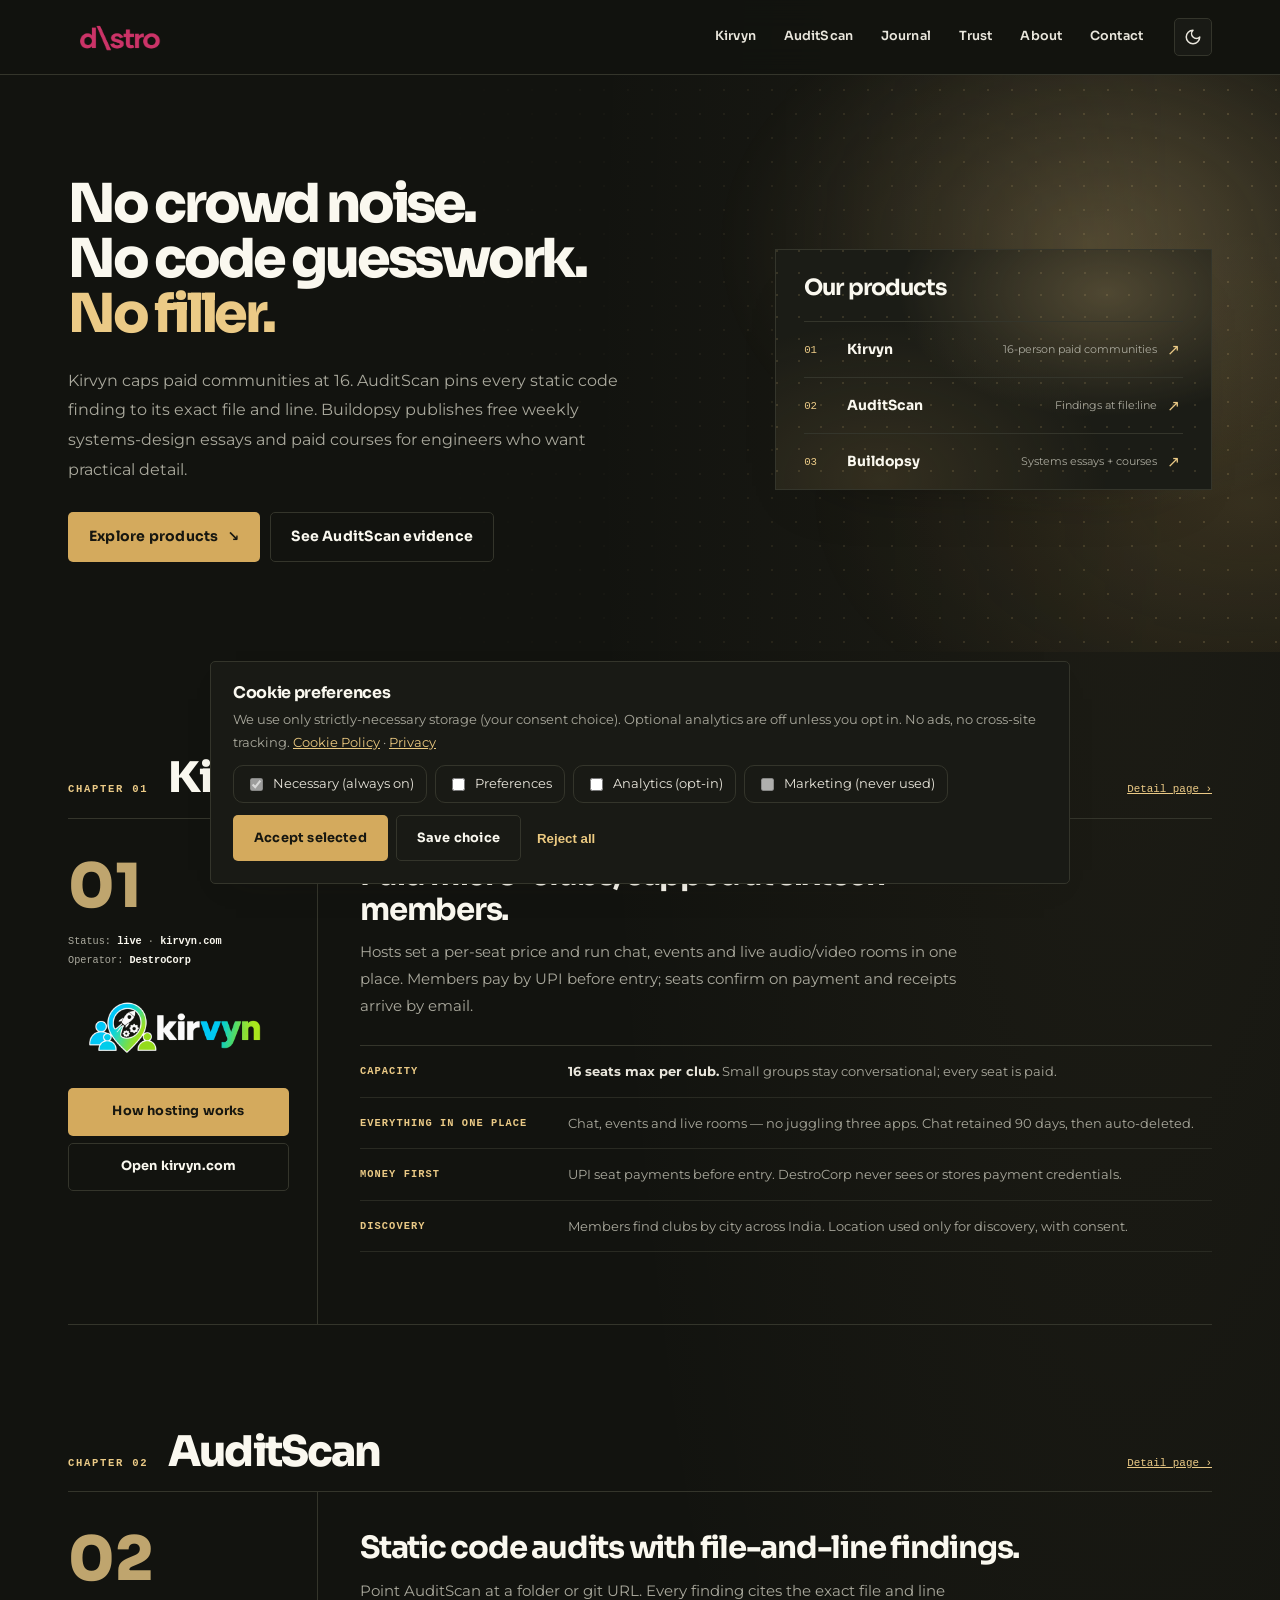
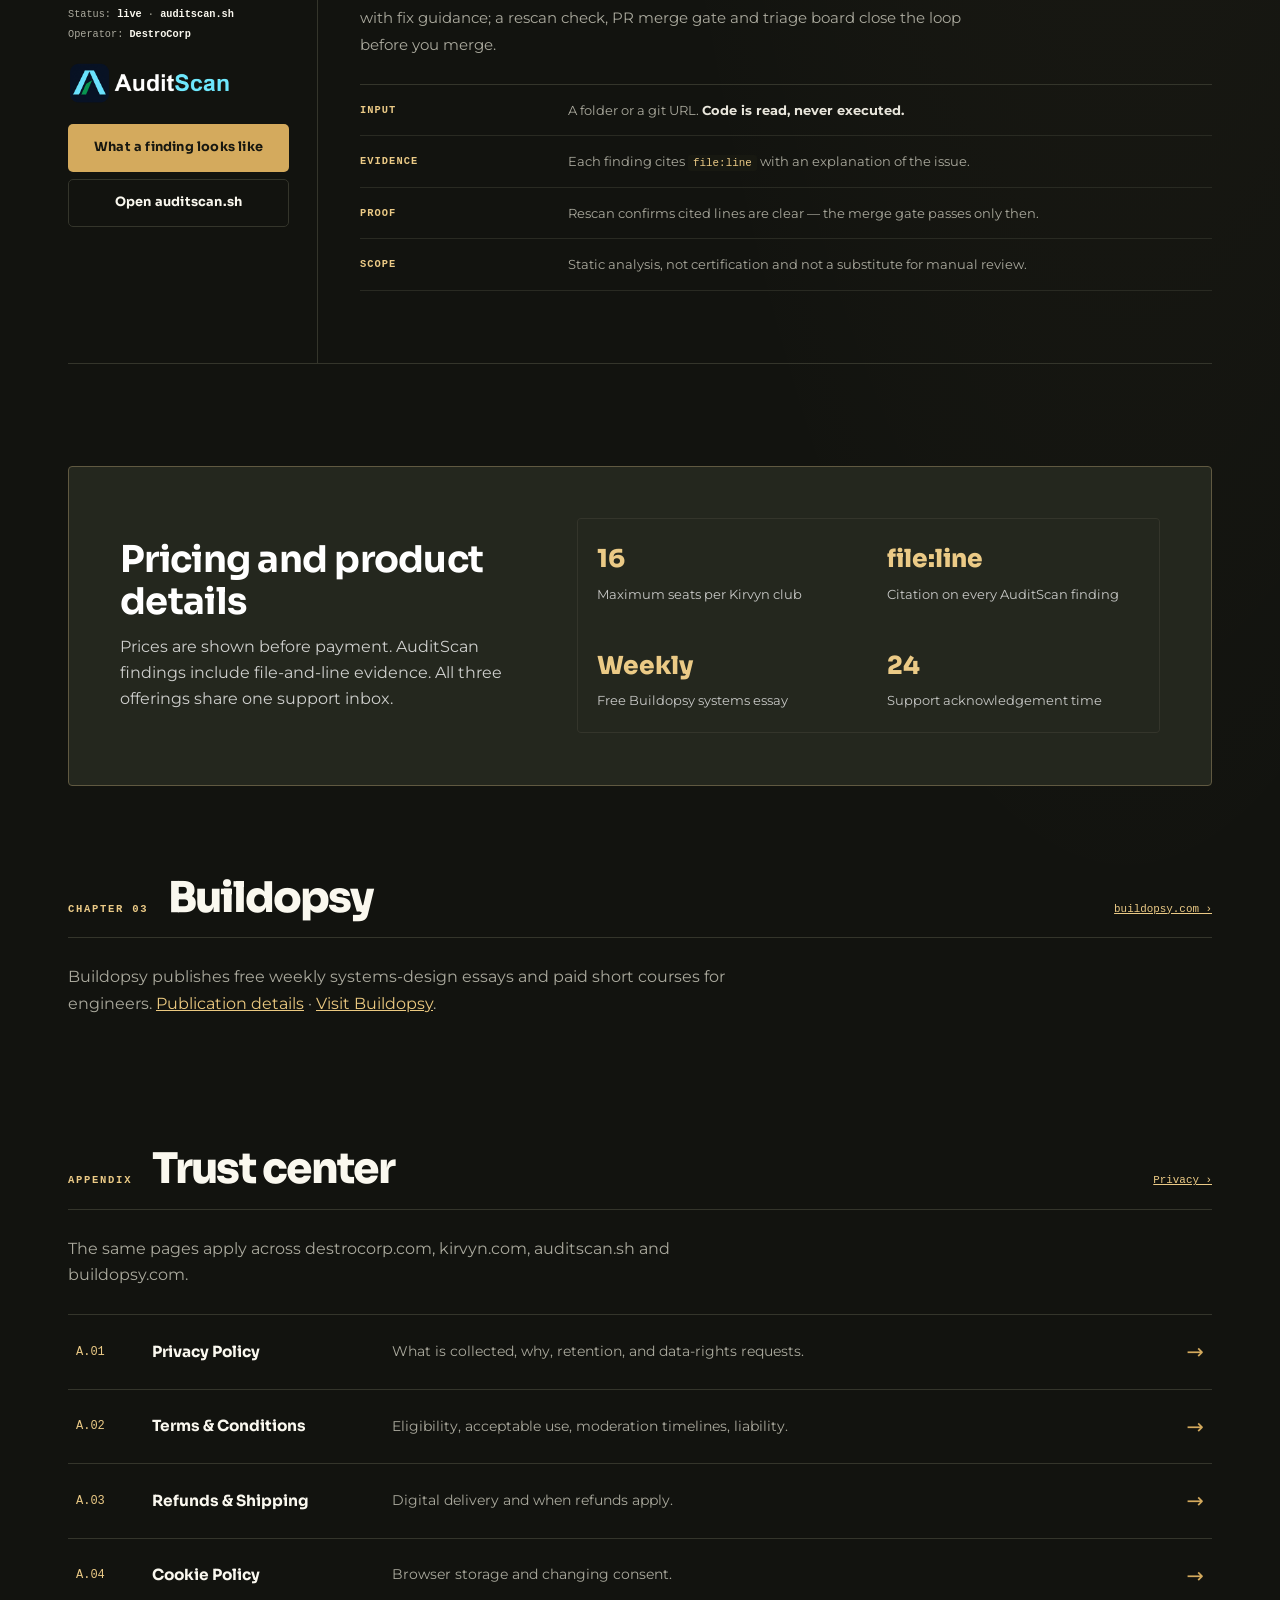
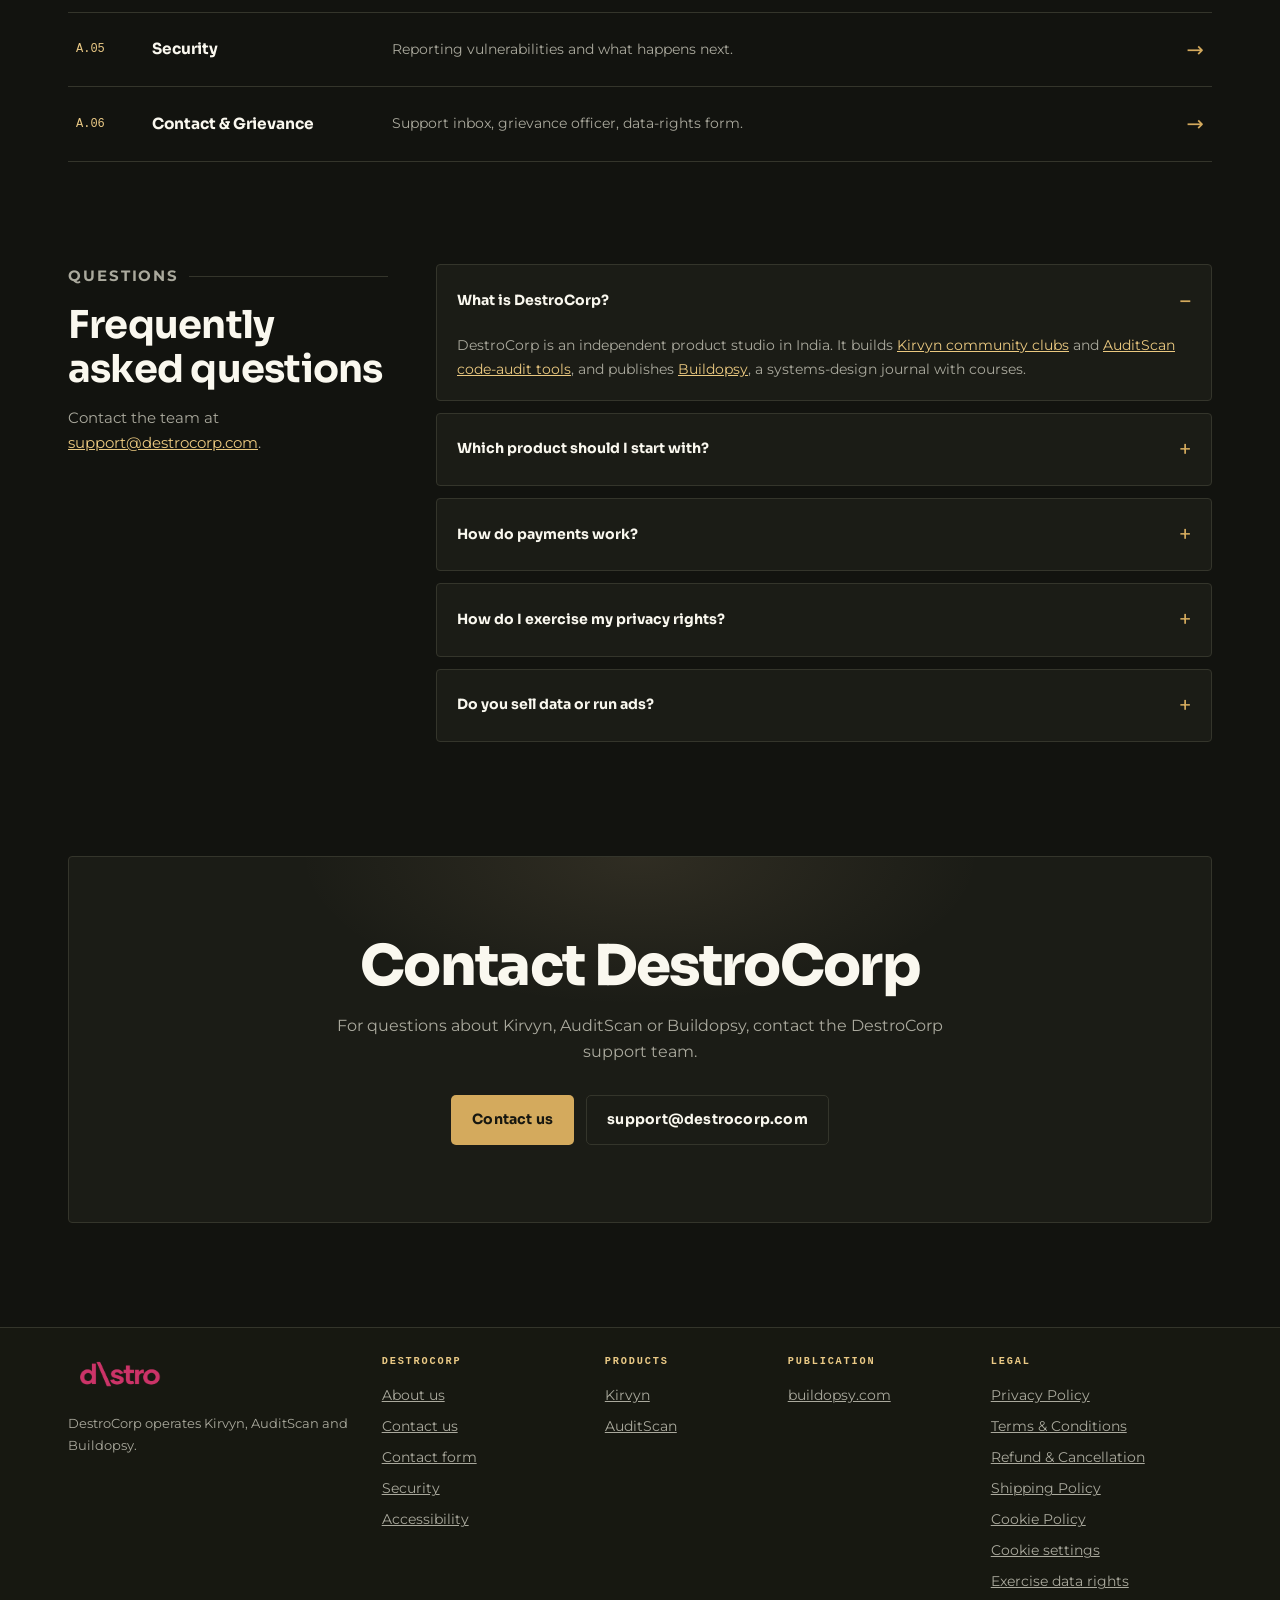
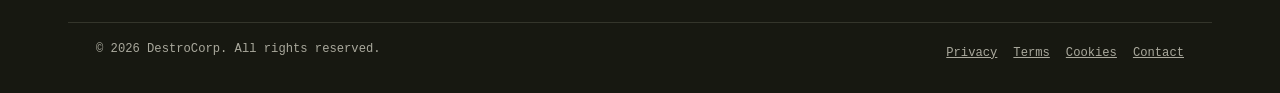
<file: index.html>
<!doctype html>
<!-- DestroCorp studio edition. Static only. -->
<html lang="en">
<head>
  <meta charset="utf-8">
  <meta name="viewport" content="width=device-width, initial-scale=1.0">
  <meta name="color-scheme" content="dark light">
  <meta name="description" content="DestroCorp is an independent product studio in India building Kirvyn community clubs, AuditScan code-audit tools, and Buildopsy systems-design essays and courses.">
  <link rel="canonical" href="https://destrocorp.com/">
  <meta name="author" content="DestroCorp">
  <meta name="robots" content="index, follow, max-image-preview:large, max-snippet:-1">
  <meta name="theme-color" content="#12130f">
  <meta name="geo.region" content="IN">
  <meta property="og:type" content="website">
  <meta property="og:site_name" content="DestroCorp">
  <meta property="og:title" content="DestroCorp — Independent Product Studio">
  <meta property="og:description" content="An independent product studio in India building smaller, more thoughtful digital products: Kirvyn, AuditScan and Buildopsy.">
  <meta property="og:url" content="https://destrocorp.com/">
  <meta property="og:image" content="https://destrocorp.com/assets/img/og-cover.png">
  <meta property="og:image:alt" content="DestroCorp logo">
  <meta property="og:image:width" content="1200">
  <meta property="og:image:height" content="630">
  <meta name="twitter:card" content="summary_large_image">
  <meta name="twitter:title" content="DestroCorp — Independent Product Studio">
  <meta name="twitter:description" content="An independent product studio in India building Kirvyn, AuditScan and Buildopsy.">
  <meta name="twitter:image" content="https://destrocorp.com/assets/img/og-cover.png">
  <meta name="twitter:image:alt" content="DestroCorp logo">
  <title>DestroCorp — Independent Product Studio in India</title>
  <link rel="icon" href="assets/img/new-img.png" type="image/png">
  <link rel="icon" type="image/png" sizes="512x512" href="assets/img/logo-512.png">
  <link rel="apple-touch-icon" href="assets/img/logo-512.png">
  <link rel="manifest" href="manifest.webmanifest">
  <link rel="preload" href="assets/fonts/v4/sora-800.woff2" as="font" type="font/woff2" crossorigin>
  <script>if(localStorage.getItem('dc-theme')!=='light')document.documentElement.classList.add('dark');</script>
  <link rel="stylesheet" href="assets/css/main.css">
  <script type="application/ld+json">
   {"@context":"https://schema.org","@type":"Organization","name":"DestroCorp","url":"https://destrocorp.com/","logo":"https://destrocorp.com/assets/img/logo-512.png","description":"Independent product studio in India building Kirvyn, AuditScan and Buildopsy.","email":"support@destrocorp.com","address":{"@type":"PostalAddress","addressCountry":"IN"}}
  </script>
  <script type="application/ld+json">
  {"@context":"https://schema.org","@type":"WebSite","name":"DestroCorp","url":"https://destrocorp.com/","inLanguage":"en"}
  </script>
  <script type="application/ld+json">
   {"@context":"https://schema.org","@type":"ItemList","name":"Products and publication by DestroCorp","itemListElement":[
     {"@type":"ListItem","position":1,"item":{"@type":"SoftwareApplication","name":"Kirvyn","url":"https://destrocorp.com/brands/kirvyn.html","applicationCategory":"SocialNetworkingApplication","operatingSystem":"Web","description":"Paid community clubs with chat, events and UPI payments."}},
     {"@type":"ListItem","position":2,"item":{"@type":"SoftwareApplication","name":"AuditScan","url":"https://destrocorp.com/brands/auditscan.html","applicationCategory":"DeveloperApplication","operatingSystem":"Linux, macOS, Windows","description":"Code audits for folders and git repos, with file-and-line evidence."}},
     {"@type":"ListItem","position":3,"item":{"@type":"CreativeWork","name":"Buildopsy","url":"https://destrocorp.com/brands/buildopsy.html","description":"Systems-design publication with free essays and short courses."}}]}
  </script>
  <script type="application/ld+json">
  {"@context":"https://schema.org","@type":"FAQPage","mainEntity":[
    {"@type":"Question","name":"What is DestroCorp?","acceptedAnswer":{"@type":"Answer","text":"DestroCorp is an independent product studio in India. It builds Kirvyn community clubs and AuditScan code-audit tools, and publishes Buildopsy, a systems-design journal with courses."}},
    {"@type":"Question","name":"Which product should I start with?","acceptedAnswer":{"@type":"Answer","text":"For communities, see Kirvyn. For code review, see AuditScan. For systems-design reading and courses, see Buildopsy."}},
    {"@type":"Question","name":"How do payments work?","acceptedAnswer":{"@type":"Answer","text":"Payments are processed by our payment processor. We do not store card or UPI credentials. Digital access is granted after payment; eligible refunds go to the original payment source within 5-7 business days."}},
    {"@type":"Question","name":"How do I exercise my privacy rights?","acceptedAnswer":{"@type":"Answer","text":"Email grievance@destrocorp.com or use the data-rights form. We honour access, correction, erasure and consent-withdrawal requests."}},
    {"@type":"Question","name":"Do you sell data or run ads?","acceptedAnswer":{"@type":"Answer","text":"No. We do not sell personal data, run third-party advertising, or use cross-site trackers on this site."}}]}
  </script>
</head>
<body class="site">
<a class="skip" href="#main">Skip to content</a>
<header class="topbar">
  <div class="wrap">
    <a class="brand brand-logo" href="index.html"><img loading="eager" fetchpriority="high" decoding="async" class="logo-dark" src="assets/img/new-img.png" alt="DestroCorp" width="190" height="38"><img loading="eager" decoding="async" class="logo-light" src="assets/img/logo.svg" alt="DestroCorp" width="190" height="38" aria-hidden="true"></a>
    <nav class="topnav" id="topnav">
      <a href="#brands">Kirvyn</a>
      <a href="#auditscan">AuditScan</a>
      <a href="#journal">Journal</a>
      <a href="#trust">Trust</a>
      <a href="about.html">About</a>
      <a href="contact.html">Contact</a>
    </nav>
    <div class="topbar-actions">
      <button class="iconbtn" id="themeToggle" title="Toggle light/dark theme" aria-label="Toggle theme">
        <svg class="ic-sun" viewBox="0 0 24 24" fill="none" stroke="currentColor" stroke-width="2" stroke-linecap="round" stroke-linejoin="round" aria-hidden="true"><circle cx="12" cy="12" r="4"/><path d="M12 2v2M12 20v2M4.9 4.9l1.4 1.4M17.7 17.7l1.4 1.4M2 12h2M20 12h2M4.9 19.1l1.4-1.4M17.7 6.3l1.4-1.4"/></svg>
        <svg class="ic-moon" viewBox="0 0 24 24" fill="none" stroke="currentColor" stroke-width="2" stroke-linecap="round" stroke-linejoin="round" style="display:none" aria-hidden="true"><path d="M12 3a6 6 0 0 0 9 9 9 9 0 1 1-9-9Z"/></svg>
      </button>
      <button class="iconbtn navToggle" id="navToggle" aria-label="Toggle menu" aria-expanded="false">
        <svg viewBox="0 0 24 24" fill="none" stroke="currentColor" stroke-width="2" stroke-linecap="round" stroke-linejoin="round" aria-hidden="true"><path d="M4 6h16M4 12h16M4 18h16"/></svg>
      </button>
    </div>
  </div>
</header>

<main id="main">
  <section class="hero-xl">
    <div class="hero-atmosphere" aria-hidden="true"></div>
    <div class="wrap hero-wrap">
      <div class="hero-split">
        <div class="hero-copy">
          <h1>No crowd noise.<br>No code guesswork.<br><span class="hero-emphasis">No filler.</span></h1>
          <p class="hero-sub">Kirvyn caps paid communities at 16. AuditScan pins every static code finding to its exact file and line. Buildopsy publishes free weekly systems-design essays and paid courses for engineers who want practical detail.</p>
          <div class="hero-cta">
            <a class="btn" href="#brands">Explore products <span aria-hidden="true">↘</span></a>
            <a class="btn btn-ghost" href="brands/auditscan.html">See AuditScan evidence</a>
          </div>
        </div>
        <aside class="studio-index" aria-label="DestroCorp product index">
          <p class="index-title">Our products</p>
          <a class="index-entry" href="brands/kirvyn.html"><span>01</span><b>Kirvyn</b><small>16-person paid communities</small><i aria-hidden="true">↗</i></a>
          <a class="index-entry" href="brands/auditscan.html"><span>02</span><b>AuditScan</b><small>Findings at file:line</small><i aria-hidden="true">↗</i></a>
          <a class="index-entry" href="brands/buildopsy.html"><span>03</span><b>Buildopsy</b><small>Systems essays + courses</small><i aria-hidden="true">↗</i></a>
        </aside>
      </div>
    </div>
  </section>

  <section class="wrap section-gap" id="brands" aria-labelledby="kirvyn-title">
    <div class="chapter-head reveal"><span class="no">CHAPTER 01</span><h2 id="kirvyn-title">Kirvyn</h2><a href="brands/kirvyn.html">Detail page ›</a></div>
    <div class="chapter reveal">
      <aside class="chapter-side">
        <p class="bignum">01</p>
        <p class="live">Status: <b>live</b> · <b>kirvyn.com</b><br>Operator: <b>DestroCorp</b></p>
        <img src="assets/img/brands/kirvyn-logo.png" alt="Kirvyn logo" width="210" height="80" loading="lazy">
        <div class="links">
          <a class="btn btn-sm" href="brands/kirvyn.html">How hosting works</a>
          <a class="btn btn-sm btn-ghost" href="https://kirvyn.com" rel="noopener">Open kirvyn.com</a>
        </div>
      </aside>
      <div class="chapter-body">
        <h3>Paid micro-clubs, capped at sixteen members.</h3>
        <p>Hosts set a per-seat price and run chat, events and live audio/video rooms in one place. Members pay by UPI before entry; seats confirm on payment and receipts arrive by email.</p>
        <div class="spec-table">
          <div class="row"><b>Capacity</b><span><strong>16 seats max per club.</strong> Small groups stay conversational; every seat is paid.</span></div>
          <div class="row"><b>Everything in one place</b><span>Chat, events and live rooms — no juggling three apps. Chat retained 90 days, then auto-deleted.</span></div>
          <div class="row"><b>Money first</b><span>UPI seat payments before entry. DestroCorp never sees or stores payment credentials.</span></div>
          <div class="row"><b>Discovery</b><span>Members find clubs by city across India. Location used only for discovery, with consent.</span></div>
        </div>
      </div>
    </div>
  </section>

  <section class="wrap section-gap" id="auditscan" style="padding-top:0" aria-labelledby="auditscan-title">
    <div class="chapter-head reveal"><span class="no">CHAPTER 02</span><h2 id="auditscan-title">AuditScan</h2><a href="brands/auditscan.html">Detail page ›</a></div>
    <div class="chapter reveal">
      <aside class="chapter-side">
        <p class="bignum">02</p>
        <p class="live">Status: <b>live</b> · <b>auditscan.sh</b><br>Operator: <b>DestroCorp</b></p>
        <img src="assets/img/brands/auditscan-logo.png" alt="AuditScan logo" width="210" height="80" loading="lazy">
        <div class="links">
          <a class="btn btn-sm" href="brands/auditscan.html">What a finding looks like</a>
          <a class="btn btn-sm btn-ghost" href="https://auditscan.sh" rel="noopener">Open auditscan.sh</a>
        </div>
      </aside>
      <div class="chapter-body">
        <h3>Static code audits with file-and-line findings.</h3>
        <p>Point AuditScan at a folder or git URL. Every finding cites the exact file and line with fix guidance; a rescan check, PR merge gate and triage board close the loop before you merge.</p>
        <div class="spec-table">
          <div class="row"><b>Input</b><span>A folder or a git URL. <strong>Code is read, never executed.</strong></span></div>
          <div class="row"><b>Evidence</b><span>Each finding cites <code>file:line</code> with an explanation of the issue.</span></div>
          <div class="row"><b>Proof</b><span>Rescan confirms cited lines are clear — the merge gate passes only then.</span></div>
          <div class="row"><b>Scope</b><span>Static analysis, not certification and not a substitute for manual review.</span></div>
        </div>
      </div>
    </div>
  </section>

  <div class="wrap" style="padding-bottom:88px">
    <div class="band reveal">
      <div>
        <h2>Pricing and product details</h2>
        <p>Prices are shown before payment. AuditScan findings include file-and-line evidence. All three offerings share one support inbox.</p>
      </div>
      <div class="band-stats">
        <div><b data-count="16">16</b><span>Maximum seats per Kirvyn club</span></div>
        <div><b>file:line</b><span>Citation on every AuditScan finding</span></div>
        <div><b>Weekly</b><span>Free Buildopsy systems essay</span></div>
        <div><b data-count="24" data-suffix=" h">24 h</b><span>Support acknowledgement time</span></div>
      </div>
    </div>
  </div>

  <section class="wrap section-gap" id="journal" style="padding-top:0" aria-labelledby="journal-title">
    <div class="chapter-head reveal" id="publication"><span class="no">CHAPTER 03</span><h2 id="journal-title">Buildopsy</h2><a href="https://buildopsy.com" rel="noopener">buildopsy.com ›</a></div>
    <p style="color:var(--mist);max-width:62ch;margin:26px 0">Buildopsy publishes free weekly systems-design essays and paid short courses for engineers. <a href="brands/buildopsy.html">Publication details</a> · <a href="https://buildopsy.com" rel="noopener">Visit Buildopsy</a>.</p>
  </section>

  <section class="wrap section-gap" id="trust" style="padding-top:0" aria-labelledby="trust-title">
    <div class="chapter-head reveal"><span class="no">APPENDIX</span><h2 id="trust-title">Trust center</h2><a href="privacy.html">Privacy ›</a></div>
    <p style="color:var(--mist);max-width:62ch;margin:26px 0">The same pages apply across destrocorp.com, kirvyn.com, auditscan.sh and buildopsy.com.</p>
    <div class="index-list reveal">
      <a href="privacy.html"><span class="n">A.01</span><b>Privacy Policy</b><span>What is collected, why, retention, and data-rights requests.</span><i>→</i></a>
      <a href="terms.html"><span class="n">A.02</span><b>Terms &amp; Conditions</b><span>Eligibility, acceptable use, moderation timelines, liability.</span><i>→</i></a>
      <a href="refunds.html"><span class="n">A.03</span><b>Refunds &amp; Shipping</b><span>Digital delivery and when refunds apply.</span><i>→</i></a>
      <a href="cookies.html"><span class="n">A.04</span><b>Cookie Policy</b><span>Browser storage and changing consent.</span><i>→</i></a>
      <a href="security.html"><span class="n">A.05</span><b>Security</b><span>Reporting vulnerabilities and what happens next.</span><i>→</i></a>
      <a href="contact.html"><span class="n">A.06</span><b>Contact &amp; Grievance</b><span>Support inbox, grievance officer, data-rights form.</span><i>→</i></a>
    </div>
  </section>

  <section class="wrap section-gap" id="faq" style="padding-top:0" aria-labelledby="faq-title">
    <div class="faq-split reveal">
      <div class="side">
        <p class="hero-kicker" style="margin-bottom:14px">Questions</p>
        <h2 id="faq-title">Frequently asked questions</h2>
        <p>Contact the team at <a href="mailto:support@destrocorp.com">support@destrocorp.com</a>.</p>
      </div>
      <div>
        <details class="faq" open><summary>What is DestroCorp?</summary><p>DestroCorp is an independent product studio in India. It builds <a href="brands/kirvyn.html">Kirvyn community clubs</a> and <a href="brands/auditscan.html">AuditScan code-audit tools</a>, and publishes <a href="brands/buildopsy.html">Buildopsy</a>, a systems-design journal with courses.</p></details>
        <details class="faq"><summary>Which product should I start with?</summary><p>For communities, see <a href="brands/kirvyn.html">Kirvyn</a>. For code review, see <a href="brands/auditscan.html">AuditScan</a>. For systems-design reading and courses, see <a href="brands/buildopsy.html">Buildopsy</a>.</p></details>
        <details class="faq"><summary>How do payments work?</summary><p>Payments are processed by our payment processor. We do not store card or UPI credentials. Digital access is granted after payment; eligible refunds go to the original payment source within 5–7 business days.</p></details>
        <details class="faq"><summary>How do I exercise my privacy rights?</summary><p>Email <a href="mailto:grievance@destrocorp.com">grievance@destrocorp.com</a> or use the <a href="contact.html#dsr">data-rights form</a>. We honour access, correction, erasure and consent-withdrawal requests under India's DPDP Act, the EU/UK GDPR, CCPA/CPRA, LGPD, PIPEDA and Australia's Privacy Act.</p></details>
        <details class="faq"><summary>Do you sell data or run ads?</summary><p>No. We do not sell personal data, run third-party advertising, or use cross-site trackers on this site. Analytics, if ever enabled, will be first-party and opt-in only.</p></details>
      </div>
    </div>
  </section>

  <div class="wrap" style="padding-bottom:24px">
    <div class="final reveal">
      <h2>Contact DestroCorp</h2>
      <p>For questions about Kirvyn, AuditScan or Buildopsy, contact the DestroCorp support team.</p>
      <div class="row"><a class="btn" href="contact.html">Contact us</a><a class="btn btn-ghost" href="mailto:support@destrocorp.com">support@destrocorp.com</a></div>
    </div>
  </div>
</main>

<footer class="footer site" role="contentinfo">
  <div class="wrap">
    <div class="foot-grid">
      <div class="foot-brand">
        <a class="brand brand-logo" href="index.html" aria-label="DestroCorp home"><img class="logo-dark" src="assets/img/new-img.png" alt="DestroCorp" width="160" height="34" loading="lazy"><img class="logo-light" src="assets/img/new-img.png" alt="DestroCorp" width="160" height="34" loading="lazy" aria-hidden="true"></a>
        <p>DestroCorp operates Kirvyn, AuditScan and Buildopsy.</p>
      </div>
      <div><h4>DestroCorp</h4><ul><li><a href="about.html">About us</a></li><li><a href="contact.html">Contact us</a></li><li><a href="https://forms.gle/A5ELMMrSGKV3499J6" rel="noopener">Contact form</a></li><li><a href="security.html">Security</a></li><li><a href="accessibility.html">Accessibility</a></li></ul></div>
      <div><h4>Products</h4><ul><li><a href="brands/kirvyn.html">Kirvyn</a></li><li><a href="brands/auditscan.html">AuditScan</a></li></ul></div>
      <div><h4>Publication</h4><ul><li><a href="https://buildopsy.com" rel="noopener">buildopsy.com</a></li></ul></div>
      <div><h4>Legal</h4><ul><li><a href="privacy.html">Privacy Policy</a></li><li><a href="terms.html">Terms &amp; Conditions</a></li><li><a href="refunds.html">Refund &amp; Cancellation</a></li><li><a href="shipping.html">Shipping Policy</a></li><li><a href="cookies.html">Cookie Policy</a></li><li><a href="#" data-open-consent>Cookie settings</a></li><li><a href="contact.html#dsr">Exercise data rights</a></li></ul></div>
    </div>
    <div class="foot-base"><div class="wrap">
      <p>© <span data-year>2026</span> DestroCorp. All rights reserved.</p>
      <nav aria-label="Legal"><a href="privacy.html">Privacy</a><a href="terms.html">Terms</a><a href="cookies.html">Cookies</a><a href="contact.html">Contact</a></nav>
    </div></div>
  </div>
</footer>

<div id="consent" role="dialog" aria-live="polite" aria-label="Cookie consent">
  <div class="consent-card">
    <h2>Cookie preferences</h2>
    <p>We use only strictly-necessary storage (your consent choice). Optional analytics are off unless you opt in. No ads, no cross-site tracking. <a href="cookies.html">Cookie Policy</a> · <a href="privacy.html">Privacy</a></p>
    <p id="c-dnt" hidden><strong>Do-Not-Track / Global Privacy Control detected</strong> — optional categories stay off.</p>
    <div class="consent-row">
      <label><input type="checkbox" checked disabled> Necessary (always on)</label>
      <label><input type="checkbox" id="c-pref"> Preferences</label>
      <label><input type="checkbox" id="c-an"> Analytics (opt-in)</label>
      <label><input type="checkbox" id="c-mkt" disabled> Marketing (never used)</label>
    </div>
    <div class="consent-row" style="margin-top:12px">
      <button class="btn btn-sm" id="c-accept" type="button">Accept selected</button>
      <button class="btn btn-sm btn-ghost" id="c-save" type="button">Save choice</button>
      <button class="link-btn" id="c-reject" type="button">Reject all</button>
    </div>
  </div>
</div>
<script src="assets/js/main.js" defer></script>
</body>
</html>
</file>
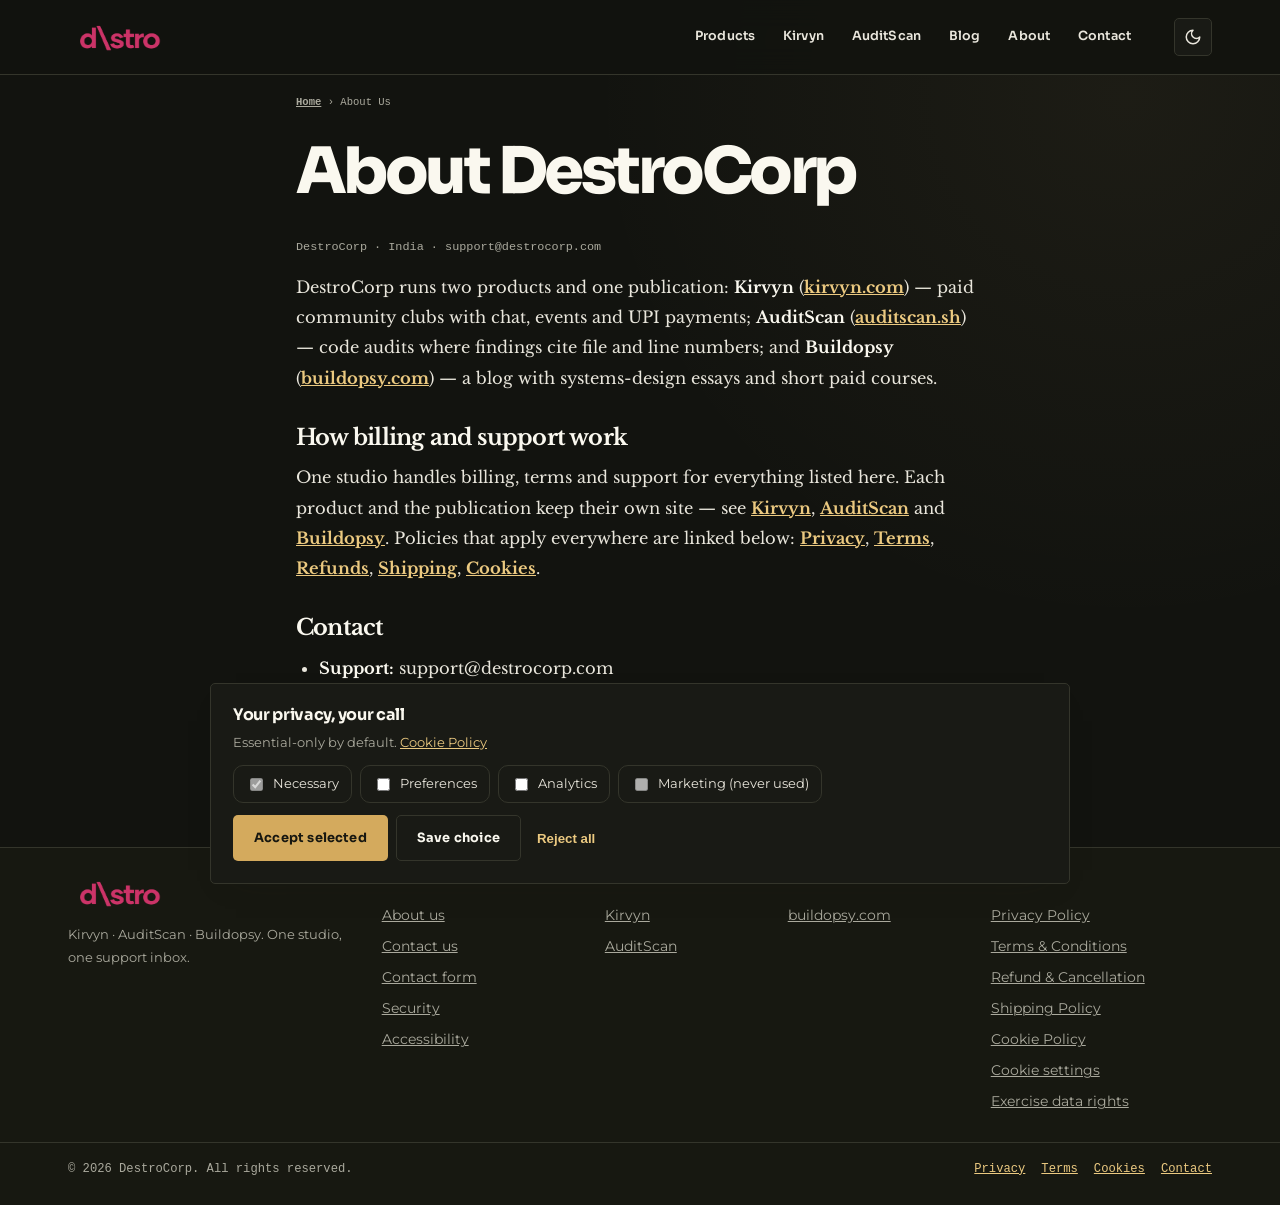
<file: about.html>
<!doctype html>
<html lang="en">
<head>
  <meta charset="utf-8">
  <meta name="viewport" content="width=device-width, initial-scale=1, viewport-fit=cover">
  <meta name="color-scheme" content="dark light">
  <title>About DestroCorp — Kirvyn, AuditScan, Buildopsy</title>
  <meta name="description" content="About DestroCorp: the studio behind Kirvyn community clubs, AuditScan code audits, and the Buildopsy blog and courses.">
  <link rel="canonical" href="https://destrocorp.com/about.html">
  <meta name="robots" content="index, follow">
  <meta name="theme-color" content="#12130f">
  <meta property="og:type" content="website"><meta property="og:site_name" content="DestroCorp">
  <meta property="og:title" content="About DestroCorp — Kirvyn, AuditScan, Buildopsy">
  <meta property="og:description" content="About DestroCorp: the studio behind Kirvyn community clubs, AuditScan code audits, and the Buildopsy blog and courses.">
  <meta property="og:url" content="https://destrocorp.com/about.html">
  <meta property="og:image" content="https://destrocorp.com/assets/img/og-cover.png">
  <meta property="og:image:alt" content="DestroCorp">
  <meta property="og:image:width" content="1200">
  <meta property="og:image:height" content="630">
  <meta name="twitter:card" content="summary_large_image">
  <meta name="twitter:title" content="About DestroCorp — Kirvyn, AuditScan, Buildopsy">
  <meta name="twitter:description" content="The studio behind Kirvyn, AuditScan and Buildopsy.">
  <meta name="twitter:image" content="https://destrocorp.com/assets/img/og-cover.png">
  <meta name="twitter:image:alt" content="DestroCorp">
  <link rel="icon" type="image/png" href="assets/img/new-img.png">
  <link rel="apple-touch-icon" href="assets/img/logo-512.png">
  <link rel="manifest" href="manifest.webmanifest">
  <script>if(localStorage.getItem('dc-theme')!=='light')document.documentElement.classList.add('dark');</script>
  <link rel="stylesheet" href="assets/css/main.css">
  <script type="application/ld+json">
  {"@context":"https://schema.org","@type":"AboutPage","name":"About DestroCorp","url":"https://destrocorp.com/about.html","about":{"@type":"Organization","name":"DestroCorp","url":"https://destrocorp.com/"}}
  </script>
</head>
<body>
<a class="skip" href="#main">Skip to content</a>
<header class="site-header"><div class="wrap nav" role="navigation" aria-label="Primary">
  <a class="brandmark" href="index.html"><img class="logo-dark" src="assets/img/new-img.png" alt="DestroCorp home" width="190" height="38" /><img class="logo-light" src="assets/img/logo.svg" alt="DestroCorp home" width="190" height="38" aria-hidden="true" /></a>
  <button class="iconbtn" id="themeToggle" title="Toggle light/dark theme" aria-label="Toggle theme"><svg class="ic-sun" viewBox="0 0 24 24" fill="none" stroke="currentColor" stroke-width="2" stroke-linecap="round" stroke-linejoin="round" aria-hidden="true"><circle cx="12" cy="12" r="4"/><path d="M12 2v2M12 20v2M4.9 4.9l1.4 1.4M17.7 17.7l1.4 1.4M2 12h2M20 12h2M4.9 19.1l1.4-1.4M17.7 6.3l1.4-1.4"/></svg><svg class="ic-moon" viewBox="0 0 24 24" fill="none" stroke="currentColor" stroke-width="2" stroke-linecap="round" stroke-linejoin="round" style="display:none" aria-hidden="true"><path d="M12 3a6 6 0 0 0 9 9 9 9 0 1 1-9-9Z"/></svg></button><button class="nav-toggle" aria-expanded="false" aria-controls="primary-nav" aria-label="Open menu"><span></span><span></span><span></span></button><nav class="nav-links" id="primary-nav" aria-label="Sections"><a href="index.html#brands">Products</a><a href="brands/kirvyn.html">Kirvyn</a><a href="brands/auditscan.html">AuditScan</a><a href="index.html#publication">Blog</a><a href="about.html">About</a><a href="contact.html">Contact</a></nav>
</div></header>
<main id="main"><div class="wrap prose">
  <p class="crumb"><a href="index.html">Home</a> › About Us</p>
  <h1 class="page-title">About DestroCorp</h1>
  <p class="updated">DestroCorp · India · support@destrocorp.com</p>
  <p>DestroCorp runs two products and one publication: <strong>Kirvyn</strong> (<a href="https://kirvyn.com">kirvyn.com</a>) — paid community clubs with chat, events and UPI payments; <strong>AuditScan</strong> (<a href="https://auditscan.sh">auditscan.sh</a>) — code audits where findings cite file and line numbers; and <strong>Buildopsy</strong> (<a href="https://buildopsy.com">buildopsy.com</a>) — a blog with systems-design essays and short paid courses.</p>
  <h2>How billing and support work</h2>
  <p>One studio handles billing, terms and support for everything listed here. Each product and the publication keep their own site — see <a href="brands/kirvyn.html">Kirvyn</a>, <a href="brands/auditscan.html">AuditScan</a> and <a href="brands/buildopsy.html">Buildopsy</a>. Policies that apply everywhere are linked below: <a href="privacy.html">Privacy</a>, <a href="terms.html">Terms</a>, <a href="refunds.html">Refunds</a>, <a href="shipping.html">Shipping</a>, <a href="cookies.html">Cookies</a>.</p>
  <h2>Contact</h2>
  <ul><li><strong>Support:</strong> support@destrocorp.com</li><li><strong>Grievance:</strong> grievance@destrocorp.com — acknowledgement in 24 hours, resolution in 15 days</li></ul>
</div></main>
<footer class="site" role="contentinfo"><div class="wrap foot-grid">
  <div class="foot-brand">
    <a href="index.html" aria-label="DestroCorp home"><img src="assets/img/new-img.png" alt="DestroCorp" width="160" height="34" loading="lazy"></a>
    <p>Kirvyn · AuditScan · Buildopsy. One studio, one support inbox.</p>
  </div>
  <div><h4>DestroCorp</h4><ul><li><a href="about.html">About us</a></li><li><a href="contact.html">Contact us</a></li><li><a href="https://forms.gle/A5ELMMrSGKV3499J6" rel="noopener">Contact form</a></li><li><a href="security.html">Security</a></li><li><a href="accessibility.html">Accessibility</a></li></ul></div>
  <div><h4>Products</h4><ul><li><a href="brands/kirvyn.html">Kirvyn</a></li><li><a href="brands/auditscan.html">AuditScan</a></li></ul></div>
  <div><h4>Publication</h4><ul><li><a href="https://buildopsy.com" rel="noopener">buildopsy.com</a></li></ul></div>
  <div><h4>Legal</h4><ul><li><a href="privacy.html">Privacy Policy</a></li><li><a href="terms.html">Terms &amp; Conditions</a></li><li><a href="refunds.html">Refund &amp; Cancellation</a></li><li><a href="shipping.html">Shipping Policy</a></li><li><a href="cookies.html">Cookie Policy</a></li><li><a href="#" data-open-consent>Cookie settings</a></li><li><a href="contact.html#dsr">Exercise data rights</a></li></ul></div>

</div><div class="foot-base"><div class="wrap"><p>© <span data-year>2026</span> DestroCorp. All rights reserved.</p><nav aria-label="Legal"><a href="privacy.html">Privacy</a><a href="terms.html">Terms</a><a href="cookies.html">Cookies</a><a href="contact.html">Contact</a></nav></div></div></footer>
<div id="consent" role="dialog" aria-live="polite" aria-label="Cookie consent"><div class="consent-card"><h2>Your privacy, your call</h2><p>Essential-only by default. <a href="cookies.html">Cookie Policy</a></p><p id="c-dnt" hidden><strong>DNT/GPC detected</strong> — optional categories stay off.</p><div class="consent-row"><label><input type="checkbox" checked disabled> Necessary</label><label><input type="checkbox" id="c-pref"> Preferences</label><label><input type="checkbox" id="c-an"> Analytics</label><label><input type="checkbox" id="c-mkt" disabled> Marketing (never used)</label></div><div class="consent-row" style="margin-top:12px"><button class="btn btn-sm" id="c-accept" type="button">Accept selected</button><button class="btn btn-sm btn-ghost" id="c-save" type="button">Save choice</button><button class="link-btn" id="c-reject" type="button">Reject all</button></div></div></div>
<script src="assets/js/main.js" defer></script>
</body>
</html>
</file>
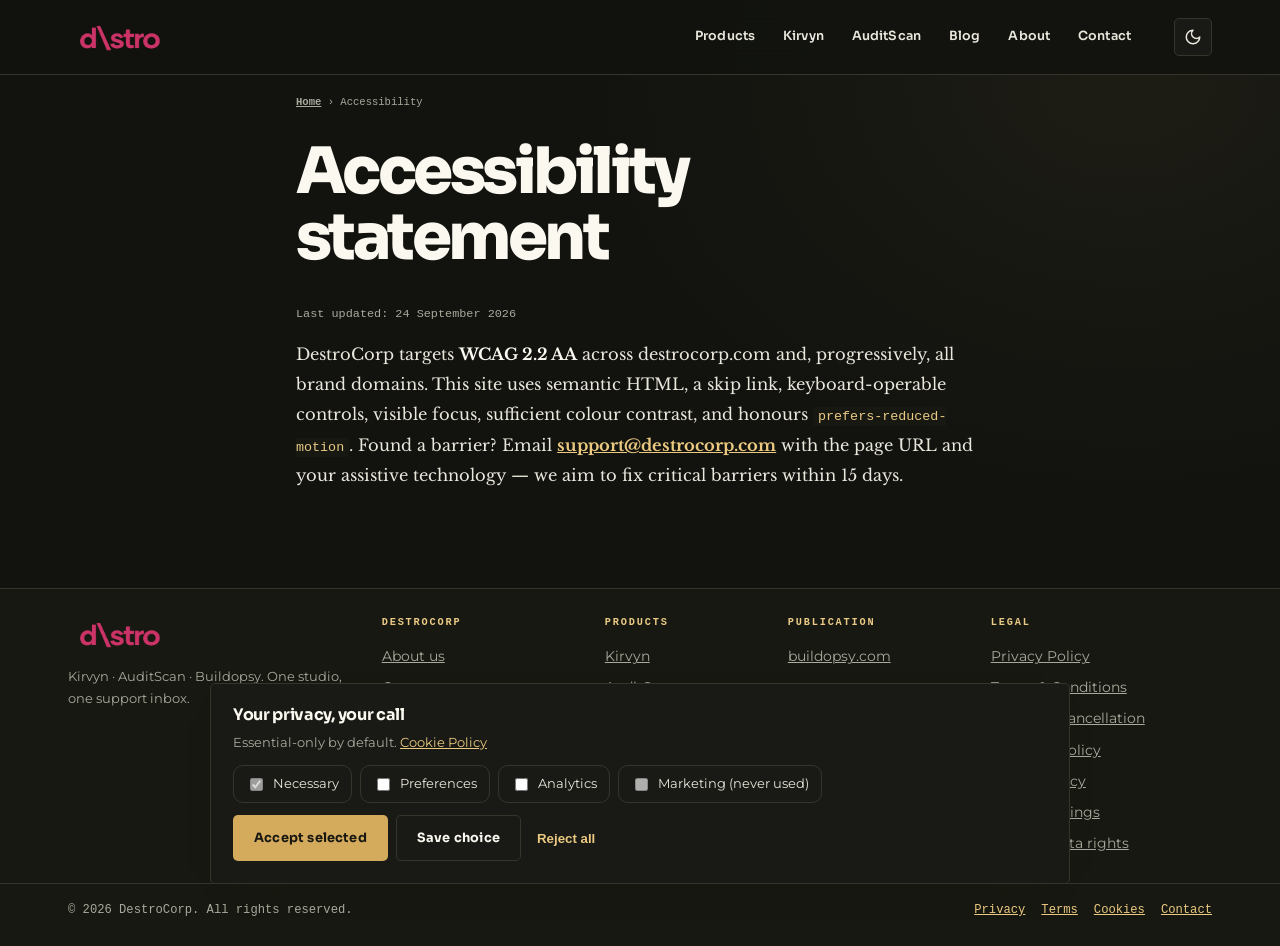
<file: accessibility.html>
<!doctype html>
<html lang="en">
<head>
  <meta charset="utf-8">
  <meta name="viewport" content="width=device-width, initial-scale=1, viewport-fit=cover">
  <meta name="color-scheme" content="dark light">
  <title>Accessibility Statement — DestroCorp</title>
  <meta name="description" content="DestroCorp accessibility statement: WCAG 2.2 AA target, keyboard support, reduced-motion respect, and how to report barriers.">
  <link rel="canonical" href="https://destrocorp.com/accessibility.html">
  <meta name="robots" content="index, follow">
  <meta name="theme-color" content="#12130f">
  <meta property="og:type" content="website"><meta property="og:site_name" content="DestroCorp">
  <meta property="og:title" content="Accessibility Statement — DestroCorp">
  <meta property="og:description" content="WCAG 2.2 AA target, keyboard support, reduced-motion respect, and how to report barriers.">
  <meta property="og:url" content="https://destrocorp.com/accessibility.html">
  <meta property="og:image" content="https://destrocorp.com/assets/img/og-cover.png">
  <meta property="og:image:alt" content="DestroCorp">
  <meta property="og:image:width" content="1200">
  <meta property="og:image:height" content="630">
  <meta name="twitter:card" content="summary">
  <meta name="twitter:title" content="Accessibility Statement — DestroCorp">
  <link rel="icon" type="image/png" href="assets/img/new-img.png">
  <link rel="apple-touch-icon" href="assets/img/logo-512.png">
  <link rel="manifest" href="manifest.webmanifest">
  <script>if(localStorage.getItem('dc-theme')!=='light')document.documentElement.classList.add('dark');</script>
  <link rel="stylesheet" href="assets/css/main.css">
</head>
<body>
<a class="skip" href="#main">Skip to content</a>
<header class="site-header"><div class="wrap nav" role="navigation" aria-label="Primary">
  <a class="brandmark" href="index.html"><img class="logo-dark" src="assets/img/new-img.png" alt="DestroCorp home" width="190" height="38" /><img class="logo-light" src="assets/img/logo.svg" alt="DestroCorp home" width="190" height="38" aria-hidden="true" /></a>
  <button class="iconbtn" id="themeToggle" title="Toggle light/dark theme" aria-label="Toggle theme"><svg class="ic-sun" viewBox="0 0 24 24" fill="none" stroke="currentColor" stroke-width="2" stroke-linecap="round" stroke-linejoin="round" aria-hidden="true"><circle cx="12" cy="12" r="4"/><path d="M12 2v2M12 20v2M4.9 4.9l1.4 1.4M17.7 17.7l1.4 1.4M2 12h2M20 12h2M4.9 19.1l1.4-1.4M17.7 6.3l1.4-1.4"/></svg><svg class="ic-moon" viewBox="0 0 24 24" fill="none" stroke="currentColor" stroke-width="2" stroke-linecap="round" stroke-linejoin="round" style="display:none" aria-hidden="true"><path d="M12 3a6 6 0 0 0 9 9 9 9 0 1 1-9-9Z"/></svg></button><button class="nav-toggle" aria-expanded="false" aria-controls="primary-nav" aria-label="Open menu"><span></span><span></span><span></span></button><nav class="nav-links" id="primary-nav" aria-label="Sections"><a href="index.html#brands">Products</a><a href="brands/kirvyn.html">Kirvyn</a><a href="brands/auditscan.html">AuditScan</a><a href="index.html#publication">Blog</a><a href="about.html">About</a><a href="contact.html">Contact</a></nav>
</div></header>
<main id="main"><div class="wrap prose">
  <p class="crumb"><a href="index.html">Home</a> › Accessibility</p>
  <h1 class="page-title">Accessibility statement</h1>
  <p class="updated">Last updated: 24 September 2026</p>
  <p>DestroCorp targets <strong>WCAG 2.2 AA</strong> across destrocorp.com and, progressively, all brand domains. This site uses semantic HTML, a skip link, keyboard-operable controls, visible focus, sufficient colour contrast, and honours <code>prefers-reduced-motion</code>. Found a barrier? Email <a href="mailto:support@destrocorp.com">support@destrocorp.com</a> with the page URL and your assistive technology — we aim to fix critical barriers within 15 days.</p>
</div></main>
<footer class="site" role="contentinfo"><div class="wrap foot-grid">
  <div class="foot-brand">
    <a href="index.html" aria-label="DestroCorp home"><img src="assets/img/new-img.png" alt="DestroCorp" width="160" height="34" loading="lazy"></a>
    <p>Kirvyn · AuditScan · Buildopsy. One studio, one support inbox.</p>
  </div>
  <div><h4>DestroCorp</h4><ul><li><a href="about.html">About us</a></li><li><a href="contact.html">Contact us</a></li><li><a href="https://forms.gle/A5ELMMrSGKV3499J6" rel="noopener">Contact form</a></li><li><a href="security.html">Security</a></li><li><a href="accessibility.html">Accessibility</a></li></ul></div>
  <div><h4>Products</h4><ul><li><a href="brands/kirvyn.html">Kirvyn</a></li><li><a href="brands/auditscan.html">AuditScan</a></li></ul></div>
  <div><h4>Publication</h4><ul><li><a href="https://buildopsy.com" rel="noopener">buildopsy.com</a></li></ul></div>
  <div><h4>Legal</h4><ul><li><a href="privacy.html">Privacy Policy</a></li><li><a href="terms.html">Terms &amp; Conditions</a></li><li><a href="refunds.html">Refund &amp; Cancellation</a></li><li><a href="shipping.html">Shipping Policy</a></li><li><a href="cookies.html">Cookie Policy</a></li><li><a href="#" data-open-consent>Cookie settings</a></li><li><a href="contact.html#dsr">Exercise data rights</a></li></ul></div>

</div><div class="foot-base"><div class="wrap"><p>© <span data-year>2026</span> DestroCorp. All rights reserved.</p><nav aria-label="Legal"><a href="privacy.html">Privacy</a><a href="terms.html">Terms</a><a href="cookies.html">Cookies</a><a href="contact.html">Contact</a></nav></div></div></footer>
<div id="consent" role="dialog" aria-live="polite" aria-label="Cookie consent"><div class="consent-card"><h2>Your privacy, your call</h2><p>Essential-only by default. <a href="cookies.html">Cookie Policy</a></p><p id="c-dnt" hidden><strong>DNT/GPC detected</strong> — optional categories stay off.</p><div class="consent-row"><label><input type="checkbox" checked disabled> Necessary</label><label><input type="checkbox" id="c-pref"> Preferences</label><label><input type="checkbox" id="c-an"> Analytics</label><label><input type="checkbox" id="c-mkt" disabled> Marketing (never used)</label></div><div class="consent-row" style="margin-top:12px"><button class="btn btn-sm" id="c-accept" type="button">Accept selected</button><button class="btn btn-sm btn-ghost" id="c-save" type="button">Save choice</button><button class="link-btn" id="c-reject" type="button">Reject all</button></div></div></div>
<script src="assets/js/main.js" defer></script>
</body>
</html>
</file>
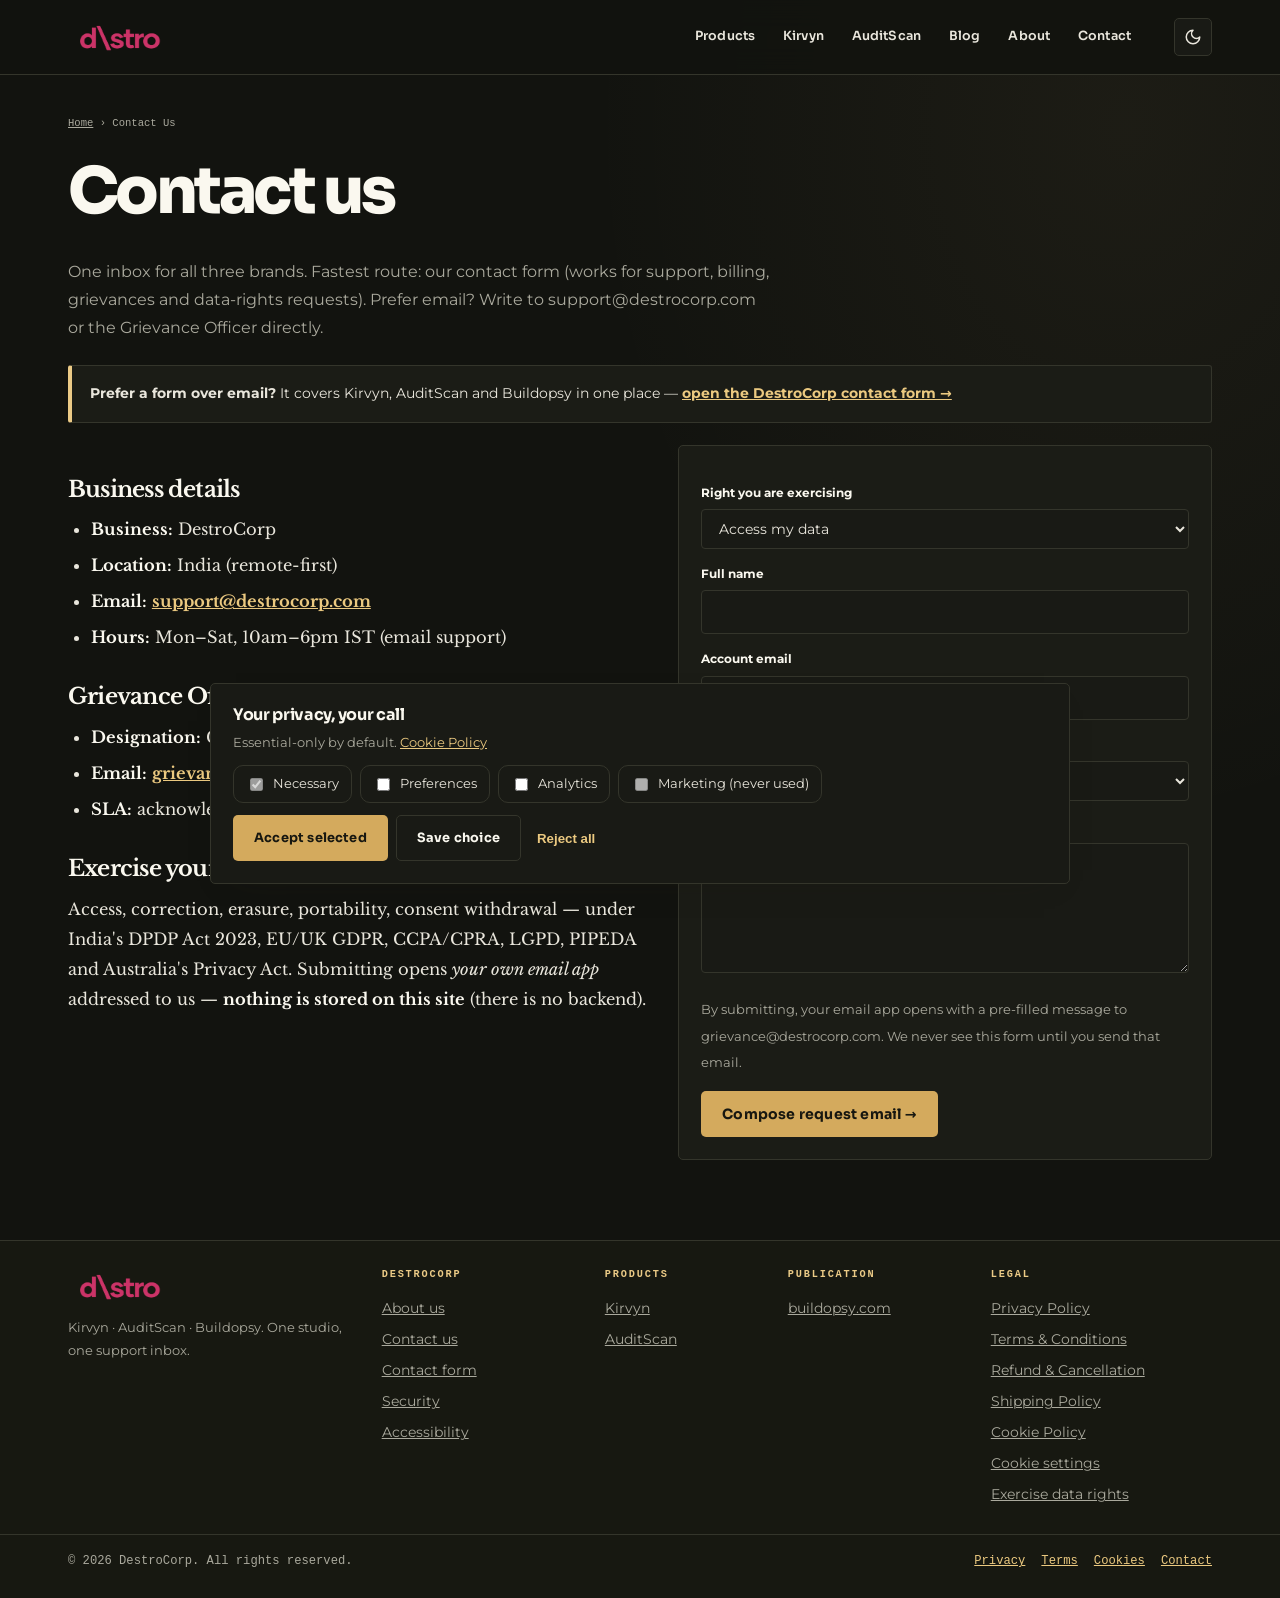
<file: contact.html>
<!doctype html>
<html lang="en">
<head>
  <meta charset="utf-8">
  <meta name="viewport" content="width=device-width, initial-scale=1, viewport-fit=cover">
  <meta name="color-scheme" content="dark light">
  <title>Contact Us & Grievance — DestroCorp</title>
  <meta name="description" content="Contact DestroCorp: support, grievance officer details and a data-rights form. Acknowledgement in 24h, resolution in 15 days.">
  <link rel="canonical" href="https://destrocorp.com/contact.html">
  <meta name="robots" content="index, follow">
  <meta name="theme-color" content="#12130f">
  <meta property="og:type" content="website"><meta property="og:site_name" content="DestroCorp">
  <meta property="og:title" content="Contact Us &amp; Grievance — DestroCorp">
  <meta property="og:description" content="Contact DestroCorp: support, grievance officer details and a data-rights form.">
  <meta property="og:url" content="https://destrocorp.com/contact.html">
  <meta property="og:image" content="https://destrocorp.com/assets/img/og-cover.png">
  <meta property="og:image:alt" content="DestroCorp">
  <meta property="og:image:width" content="1200">
  <meta property="og:image:height" content="630">
  <meta name="twitter:card" content="summary_large_image">
  <meta name="twitter:title" content="Contact Us &amp; Grievance — DestroCorp">
  <meta name="twitter:description" content="Support, grievance officer and data-rights form.">
  <meta name="twitter:image" content="https://destrocorp.com/assets/img/og-cover.png">
  <meta name="twitter:image:alt" content="DestroCorp">
  <link rel="icon" type="image/png" href="assets/img/new-img.png">
  <link rel="apple-touch-icon" href="assets/img/logo-512.png">
  <link rel="manifest" href="manifest.webmanifest">
  <script>if(localStorage.getItem('dc-theme')!=='light')document.documentElement.classList.add('dark');</script>
  <link rel="stylesheet" href="assets/css/main.css">
  <script type="application/ld+json">
  {"@context":"https://schema.org","@type":"ContactPage","name":"Contact DestroCorp","url":"https://destrocorp.com/contact.html","about":{"@type":"Organization","name":"DestroCorp","url":"https://destrocorp.com/"}}
  </script>
</head>
<body>
<a class="skip" href="#main">Skip to content</a>
<header class="site-header"><div class="wrap nav" role="navigation" aria-label="Primary">
  <a class="brandmark" href="index.html"><img class="logo-dark" src="assets/img/new-img.png" alt="DestroCorp home" width="190" height="38" /><img class="logo-light" src="assets/img/logo.svg" alt="DestroCorp home" width="190" height="38" aria-hidden="true" /></a>
  <button class="iconbtn" id="themeToggle" title="Toggle light/dark theme" aria-label="Toggle theme"><svg class="ic-sun" viewBox="0 0 24 24" fill="none" stroke="currentColor" stroke-width="2" stroke-linecap="round" stroke-linejoin="round" aria-hidden="true"><circle cx="12" cy="12" r="4"/><path d="M12 2v2M12 20v2M4.9 4.9l1.4 1.4M17.7 17.7l1.4 1.4M2 12h2M20 12h2M4.9 19.1l1.4-1.4M17.7 6.3l1.4-1.4"/></svg><svg class="ic-moon" viewBox="0 0 24 24" fill="none" stroke="currentColor" stroke-width="2" stroke-linecap="round" stroke-linejoin="round" style="display:none" aria-hidden="true"><path d="M12 3a6 6 0 0 0 9 9 9 9 0 1 1-9-9Z"/></svg></button><button class="nav-toggle" aria-expanded="false" aria-controls="primary-nav" aria-label="Open menu"><span></span><span></span><span></span></button><nav class="nav-links" id="primary-nav" aria-label="Sections"><a href="index.html#brands">Products</a><a href="brands/kirvyn.html">Kirvyn</a><a href="brands/auditscan.html">AuditScan</a><a href="index.html#publication">Blog</a><a href="about.html">About</a><a href="contact.html">Contact</a></nav>
</div></header>
<main id="main"><div class="wrap">
  <p class="crumb"><a href="index.html">Home</a> › Contact Us</p>
  <h1 class="page-title">Contact us</h1>
  <p class="sec-sub">One inbox for all three brands. Fastest route: our contact form (works for support, billing, grievances and data-rights requests). Prefer email? Write to support@destrocorp.com or the Grievance Officer directly.</p>
  <div class="notice" style="margin-bottom:22px"><strong>Prefer a form over email?</strong> It covers Kirvyn, AuditScan and Buildopsy in one place — <a href="https://forms.gle/A5ELMMrSGKV3499J6" rel="noopener"><strong>open the DestroCorp contact form →</strong></a></div>
  <div class="split">
    <div class="prose">
      <h2>Business details</h2>
      <ul>
        <li><strong>Business:</strong> DestroCorp</li>
        <li><strong>Location:</strong> India (remote-first)</li>
        <li><strong>Email:</strong> <a href="mailto:support@destrocorp.com">support@destrocorp.com</a></li>
        <li><strong>Hours:</strong> Mon–Sat, 10am–6pm IST (email support)</li>
        
      </ul>
      <h2>Grievance Officer (IT Rules 2021)</h2>
      <ul>
        
        <li><strong>Designation:</strong> Grievance Officer, DestroCorp</li>
        <li><strong>Email:</strong> <a href="mailto:grievance@destrocorp.com">grievance@destrocorp.com</a></li>
        
        <li><strong>SLA:</strong> acknowledgement in 24 hours, resolution in 15 days.</li>
      </ul>
      <h2 id="dsr">Exercise your data rights</h2>
      <p>Access, correction, erasure, portability, consent withdrawal — under India's DPDP Act 2023, EU/UK GDPR, CCPA/CPRA, LGPD, PIPEDA and Australia's Privacy Act. Submitting opens <em>your own email app</em> addressed to us — <strong>nothing is stored on this site</strong> (there is no backend).</p>
    </div>
    <div>
      <form class="form" id="dsr-form" aria-label="Data rights request form">
        <label for="f-right">Right you are exercising</label>
        <select id="f-right" name="right" required>
          <option value="access">Access my data</option>
          <option value="correction">Correct my data</option>
          <option value="erasure">Erase my data</option>
          <option value="portability">Export my data (portability)</option>
          <option value="withdraw-consent">Withdraw consent</option>
          <option value="grievance">Content / grievance complaint</option>
        </select>
        <label for="f-name">Full name</label>
        <input id="f-name" name="name" autocomplete="name" required>
        <label for="f-email">Account email</label>
        <input id="f-email" name="email" type="email" autocomplete="email" required>
        <label for="f-region">Jurisdiction</label>
        <select id="f-region" name="region"><option>India (DPDP Act)</option><option>EU/UK (GDPR)</option><option>California (CCPA/CPRA)</option><option>Brazil (LGPD)</option><option>Canada (PIPEDA)</option><option>Australia</option><option>Other</option></select>
        <label for="f-details">Details <small>(account, product, links, dates — enough to locate your data)</small></label>
        <textarea id="f-details" name="details" required></textarea>
        <p><small>By submitting, your email app opens with a pre-filled message to grievance@destrocorp.com. We never see this form until you send that email.</small></p>
        <button class="btn" type="submit">Compose request email →</button>
      </form>
    </div>
  </div>
</div></main>
<footer class="site" role="contentinfo"><div class="wrap foot-grid">
  <div class="foot-brand">
    <a href="index.html" aria-label="DestroCorp home"><img src="assets/img/new-img.png" alt="DestroCorp" width="160" height="34" loading="lazy"></a>
    <p>Kirvyn · AuditScan · Buildopsy. One studio, one support inbox.</p>
  </div>
  <div><h4>DestroCorp</h4><ul><li><a href="about.html">About us</a></li><li><a href="contact.html">Contact us</a></li><li><a href="https://forms.gle/A5ELMMrSGKV3499J6" rel="noopener">Contact form</a></li><li><a href="security.html">Security</a></li><li><a href="accessibility.html">Accessibility</a></li></ul></div>
  <div><h4>Products</h4><ul><li><a href="brands/kirvyn.html">Kirvyn</a></li><li><a href="brands/auditscan.html">AuditScan</a></li></ul></div>
  <div><h4>Publication</h4><ul><li><a href="https://buildopsy.com" rel="noopener">buildopsy.com</a></li></ul></div>
  <div><h4>Legal</h4><ul><li><a href="privacy.html">Privacy Policy</a></li><li><a href="terms.html">Terms &amp; Conditions</a></li><li><a href="refunds.html">Refund &amp; Cancellation</a></li><li><a href="shipping.html">Shipping Policy</a></li><li><a href="cookies.html">Cookie Policy</a></li><li><a href="#" data-open-consent>Cookie settings</a></li><li><a href="contact.html#dsr">Exercise data rights</a></li></ul></div>

</div><div class="foot-base"><div class="wrap"><p>© <span data-year>2026</span> DestroCorp. All rights reserved.</p><nav aria-label="Legal"><a href="privacy.html">Privacy</a><a href="terms.html">Terms</a><a href="cookies.html">Cookies</a><a href="contact.html">Contact</a></nav></div></div></footer>
<div id="consent" role="dialog" aria-live="polite" aria-label="Cookie consent"><div class="consent-card"><h2>Your privacy, your call</h2><p>Essential-only by default. <a href="cookies.html">Cookie Policy</a></p><p id="c-dnt" hidden><strong>DNT/GPC detected</strong> — optional categories stay off.</p><div class="consent-row"><label><input type="checkbox" checked disabled> Necessary</label><label><input type="checkbox" id="c-pref"> Preferences</label><label><input type="checkbox" id="c-an"> Analytics</label><label><input type="checkbox" id="c-mkt" disabled> Marketing (never used)</label></div><div class="consent-row" style="margin-top:12px"><button class="btn btn-sm" id="c-accept" type="button">Accept selected</button><button class="btn btn-sm btn-ghost" id="c-save" type="button">Save choice</button><button class="link-btn" id="c-reject" type="button">Reject all</button></div></div></div>
<script src="assets/js/main.js" defer></script>
</body>
</html>
</file>
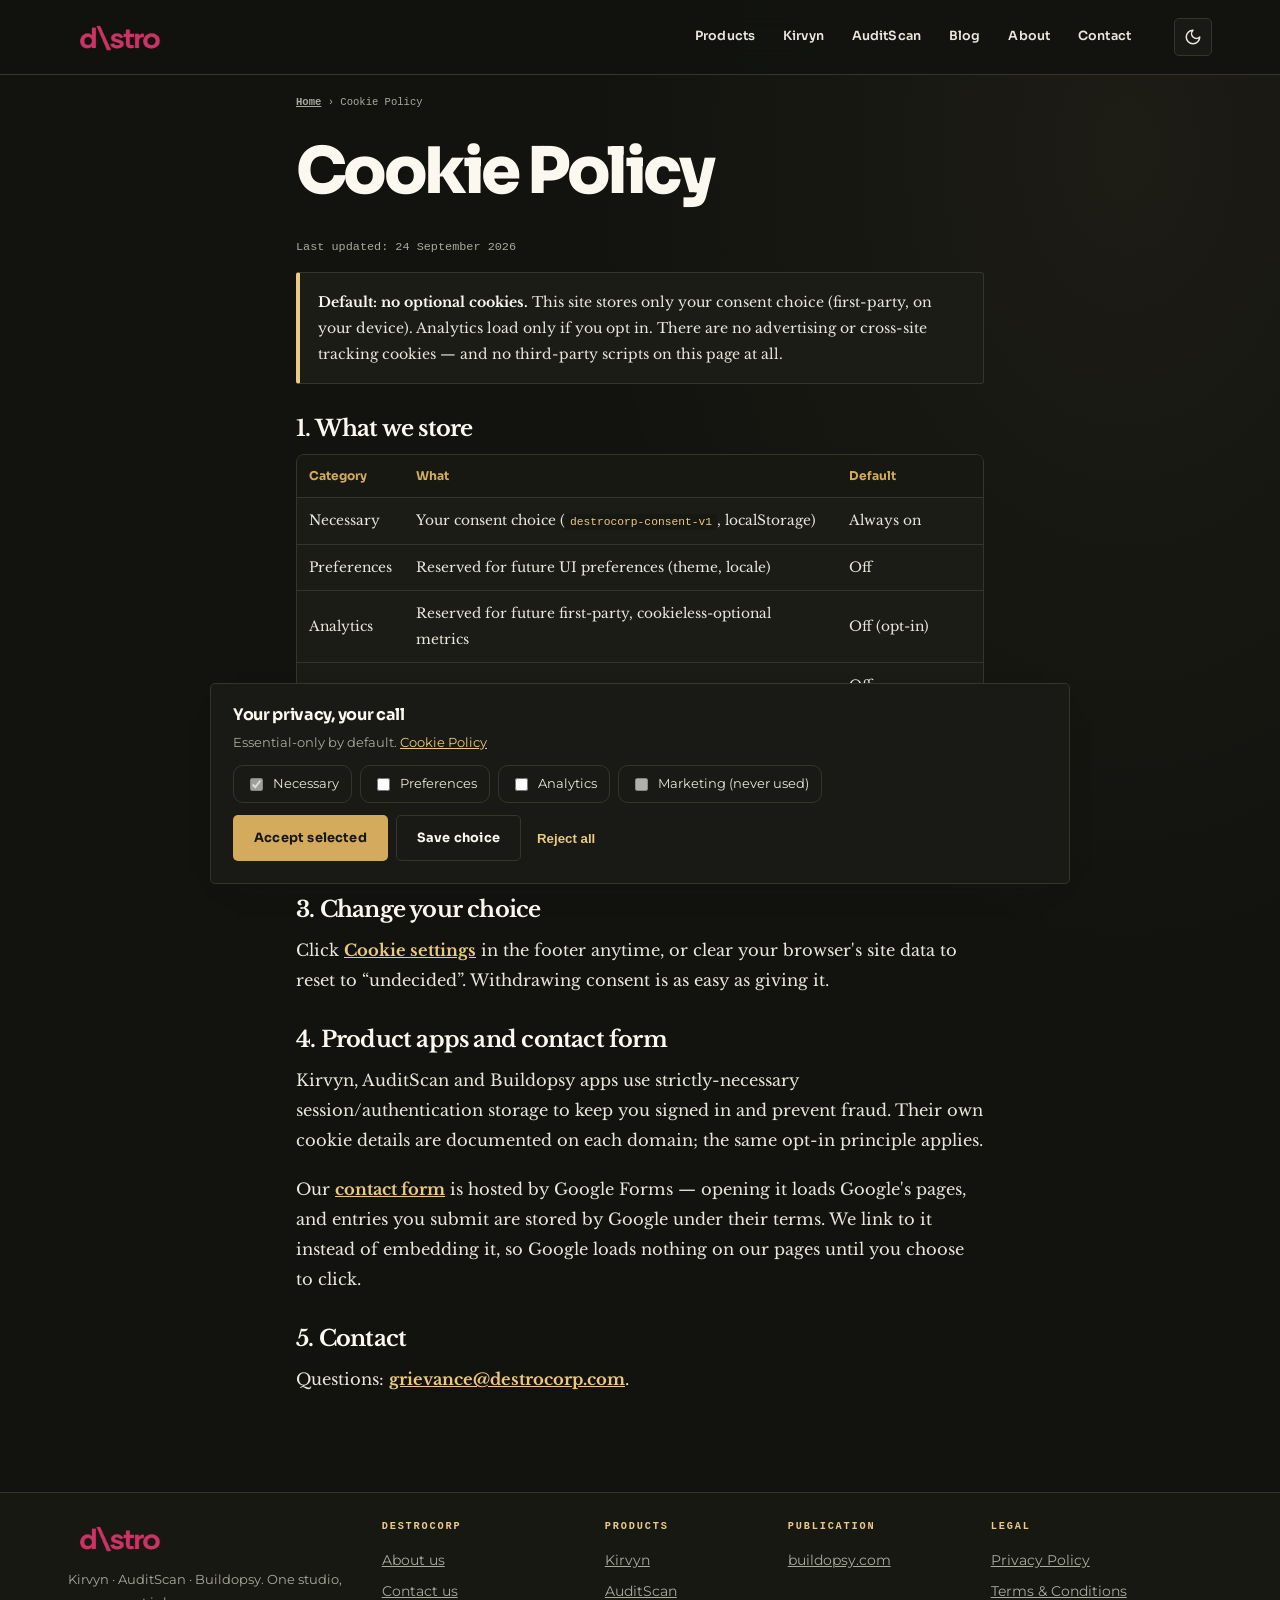
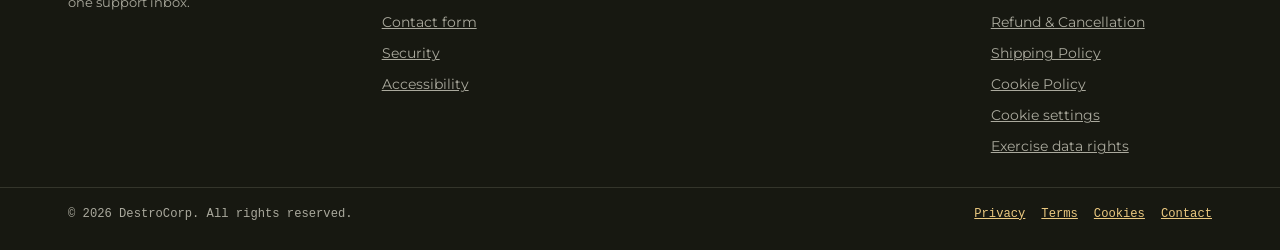
<file: cookies.html>
<!doctype html>
<html lang="en">
<head>
  <meta charset="utf-8">
  <meta name="viewport" content="width=device-width, initial-scale=1, viewport-fit=cover">
  <meta name="color-scheme" content="dark light">
  <title>Cookie Policy — DestroCorp</title>
  <meta name="description" content="DestroCorp Cookie Policy: essential-only by default, no advertising trackers, granular opt-in, DNT/GPC honoured, change your choice anytime.">
  <link rel="canonical" href="https://destrocorp.com/cookies.html">
  <meta name="robots" content="index, follow">
  <meta name="theme-color" content="#12130f">
  <meta property="og:type" content="website"><meta property="og:site_name" content="DestroCorp">
  <meta property="og:title" content="Cookie Policy — DestroCorp">
  <meta property="og:description" content="Essential-only by default, no advertising trackers, change your choice anytime.">
  <meta property="og:url" content="https://destrocorp.com/cookies.html">
  <meta property="og:image" content="https://destrocorp.com/assets/img/og-cover.png">
  <meta property="og:image:alt" content="DestroCorp">
  <meta property="og:image:width" content="1200">
  <meta property="og:image:height" content="630">
  <meta name="twitter:card" content="summary">
  <meta name="twitter:title" content="Cookie Policy — DestroCorp">
  <link rel="icon" type="image/png" href="assets/img/new-img.png">
  <link rel="apple-touch-icon" href="assets/img/logo-512.png">
  <link rel="manifest" href="manifest.webmanifest">
  <script>if(localStorage.getItem('dc-theme')!=='light')document.documentElement.classList.add('dark');</script>
  <link rel="stylesheet" href="assets/css/main.css">
</head>
<body>
<a class="skip" href="#main">Skip to content</a>
<header class="site-header"><div class="wrap nav" role="navigation" aria-label="Primary">
  <a class="brandmark" href="index.html"><img class="logo-dark" src="assets/img/new-img.png" alt="DestroCorp home" width="190" height="38" /><img class="logo-light" src="assets/img/logo.svg" alt="DestroCorp home" width="190" height="38" aria-hidden="true" /></a>
  <button class="iconbtn" id="themeToggle" title="Toggle light/dark theme" aria-label="Toggle theme"><svg class="ic-sun" viewBox="0 0 24 24" fill="none" stroke="currentColor" stroke-width="2" stroke-linecap="round" stroke-linejoin="round" aria-hidden="true"><circle cx="12" cy="12" r="4"/><path d="M12 2v2M12 20v2M4.9 4.9l1.4 1.4M17.7 17.7l1.4 1.4M2 12h2M20 12h2M4.9 19.1l1.4-1.4M17.7 6.3l1.4-1.4"/></svg><svg class="ic-moon" viewBox="0 0 24 24" fill="none" stroke="currentColor" stroke-width="2" stroke-linecap="round" stroke-linejoin="round" style="display:none" aria-hidden="true"><path d="M12 3a6 6 0 0 0 9 9 9 9 0 1 1-9-9Z"/></svg></button><button class="nav-toggle" aria-expanded="false" aria-controls="primary-nav" aria-label="Open menu"><span></span><span></span><span></span></button><nav class="nav-links" id="primary-nav" aria-label="Sections"><a href="index.html#brands">Products</a><a href="brands/kirvyn.html">Kirvyn</a><a href="brands/auditscan.html">AuditScan</a><a href="index.html#publication">Blog</a><a href="about.html">About</a><a href="contact.html">Contact</a></nav>
</div></header>
<main id="main"><div class="wrap prose">
  <p class="crumb"><a href="index.html">Home</a> › Cookie Policy</p>
  <h1 class="page-title">Cookie Policy</h1>
  <p class="updated">Last updated: 24 September 2026</p>
  <div class="notice"><strong>Default: no optional cookies.</strong> This site stores only your consent choice (first-party, on your device). Analytics load only if you opt in. There are no advertising or cross-site tracking cookies — and no third-party scripts on this page at all.</div>
  <h2>1. What we store</h2>
  <div class="table-wrap"><table><tr><th>Category</th><th>What</th><th>Default</th></tr>
  <tr><td>Necessary</td><td>Your consent choice (<code>destrocorp-consent-v1</code>, localStorage)</td><td>Always on</td></tr>
  <tr><td>Preferences</td><td>Reserved for future UI preferences (theme, locale)</td><td>Off</td></tr>
  <tr><td>Analytics</td><td>Reserved for future first-party, cookieless-optional metrics</td><td>Off (opt-in)</td></tr>
  <tr><td>Marketing</td><td>Not used. Listed only for transparency.</td><td>Off, permanently</td></tr></table></div>
  <h2>2. Signals we honour</h2>
  <p><strong>Do-Not-Track (DNT)</strong> and <strong>Global Privacy Control (GPC)</strong> are respected: when detected, optional categories stay off and the banner tells you so.</p>
  <h2>3. Change your choice</h2>
  <p>Click <a href="#" data-open-consent>Cookie settings</a> in the footer anytime, or clear your browser's site data to reset to “undecided”. Withdrawing consent is as easy as giving it.</p>
  <h2>4. Product apps and contact form</h2>
  <p>Kirvyn, AuditScan and Buildopsy apps use strictly-necessary session/authentication storage to keep you signed in and prevent fraud. Their own cookie details are documented on each domain; the same opt-in principle applies.</p>
  <p>Our <a href="https://forms.gle/A5ELMMrSGKV3499J6" rel="noopener">contact form</a> is hosted by Google Forms — opening it loads Google's pages, and entries you submit are stored by Google under their terms. We link to it instead of embedding it, so Google loads nothing on our pages until you choose to click.</p>
  <h2>5. Contact</h2>
  <p>Questions: <a href="mailto:grievance@destrocorp.com">grievance@destrocorp.com</a>.</p>
</div></main>
<footer class="site" role="contentinfo"><div class="wrap foot-grid">
  <div class="foot-brand">
    <a href="index.html" aria-label="DestroCorp home"><img src="assets/img/new-img.png" alt="DestroCorp" width="160" height="34" loading="lazy"></a>
    <p>Kirvyn · AuditScan · Buildopsy. One studio, one support inbox.</p>
  </div>
  <div><h4>DestroCorp</h4><ul><li><a href="about.html">About us</a></li><li><a href="contact.html">Contact us</a></li><li><a href="https://forms.gle/A5ELMMrSGKV3499J6" rel="noopener">Contact form</a></li><li><a href="security.html">Security</a></li><li><a href="accessibility.html">Accessibility</a></li></ul></div>
  <div><h4>Products</h4><ul><li><a href="brands/kirvyn.html">Kirvyn</a></li><li><a href="brands/auditscan.html">AuditScan</a></li></ul></div>
  <div><h4>Publication</h4><ul><li><a href="https://buildopsy.com" rel="noopener">buildopsy.com</a></li></ul></div>
  <div><h4>Legal</h4><ul><li><a href="privacy.html">Privacy Policy</a></li><li><a href="terms.html">Terms &amp; Conditions</a></li><li><a href="refunds.html">Refund &amp; Cancellation</a></li><li><a href="shipping.html">Shipping Policy</a></li><li><a href="cookies.html">Cookie Policy</a></li><li><a href="#" data-open-consent>Cookie settings</a></li><li><a href="contact.html#dsr">Exercise data rights</a></li></ul></div>

</div><div class="foot-base"><div class="wrap"><p>© <span data-year>2026</span> DestroCorp. All rights reserved.</p><nav aria-label="Legal"><a href="privacy.html">Privacy</a><a href="terms.html">Terms</a><a href="cookies.html">Cookies</a><a href="contact.html">Contact</a></nav></div></div></footer>
<div id="consent" role="dialog" aria-live="polite" aria-label="Cookie consent"><div class="consent-card"><h2>Your privacy, your call</h2><p>Essential-only by default. <a href="cookies.html">Cookie Policy</a></p><p id="c-dnt" hidden><strong>DNT/GPC detected</strong> — optional categories stay off.</p><div class="consent-row"><label><input type="checkbox" checked disabled> Necessary</label><label><input type="checkbox" id="c-pref"> Preferences</label><label><input type="checkbox" id="c-an"> Analytics</label><label><input type="checkbox" id="c-mkt" disabled> Marketing (never used)</label></div><div class="consent-row" style="margin-top:12px"><button class="btn btn-sm" id="c-accept" type="button">Accept selected</button><button class="btn btn-sm btn-ghost" id="c-save" type="button">Save choice</button><button class="link-btn" id="c-reject" type="button">Reject all</button></div></div></div>
<script src="assets/js/main.js" defer></script>
</body>
</html>
</file>
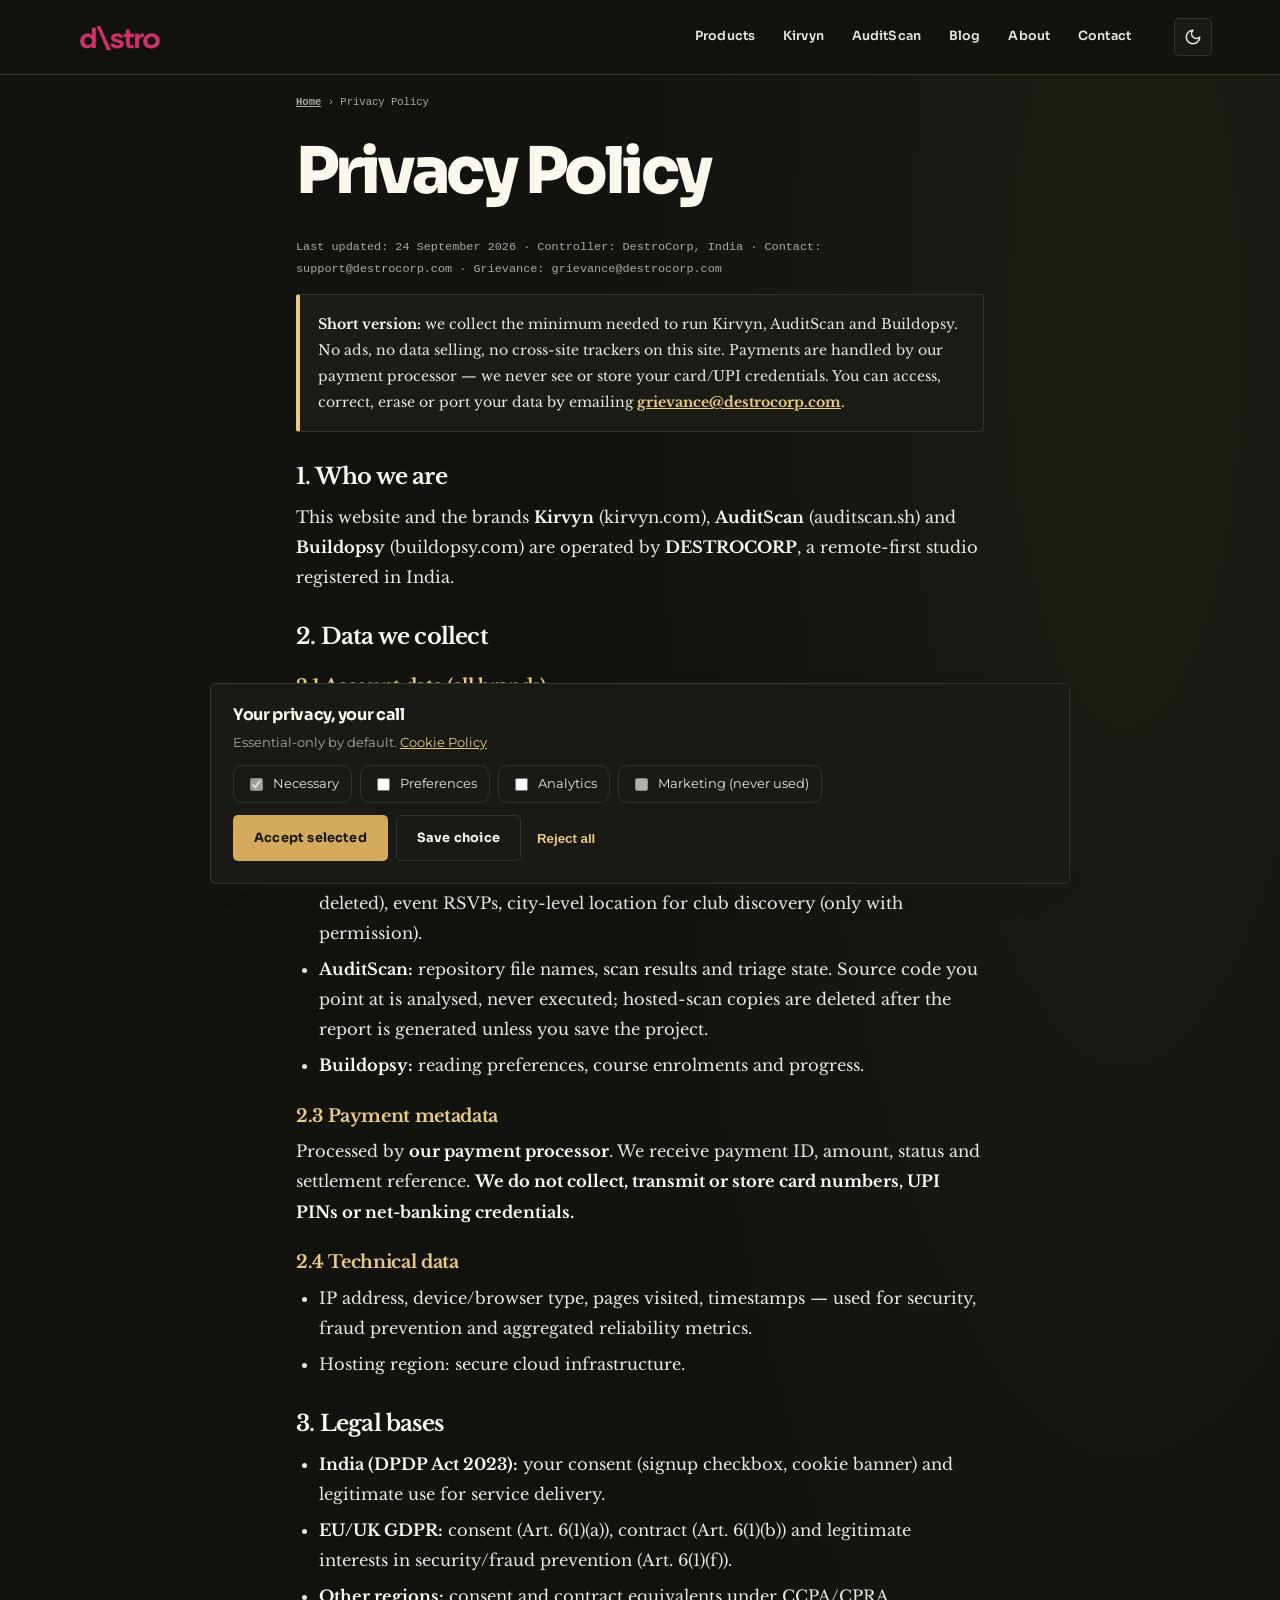
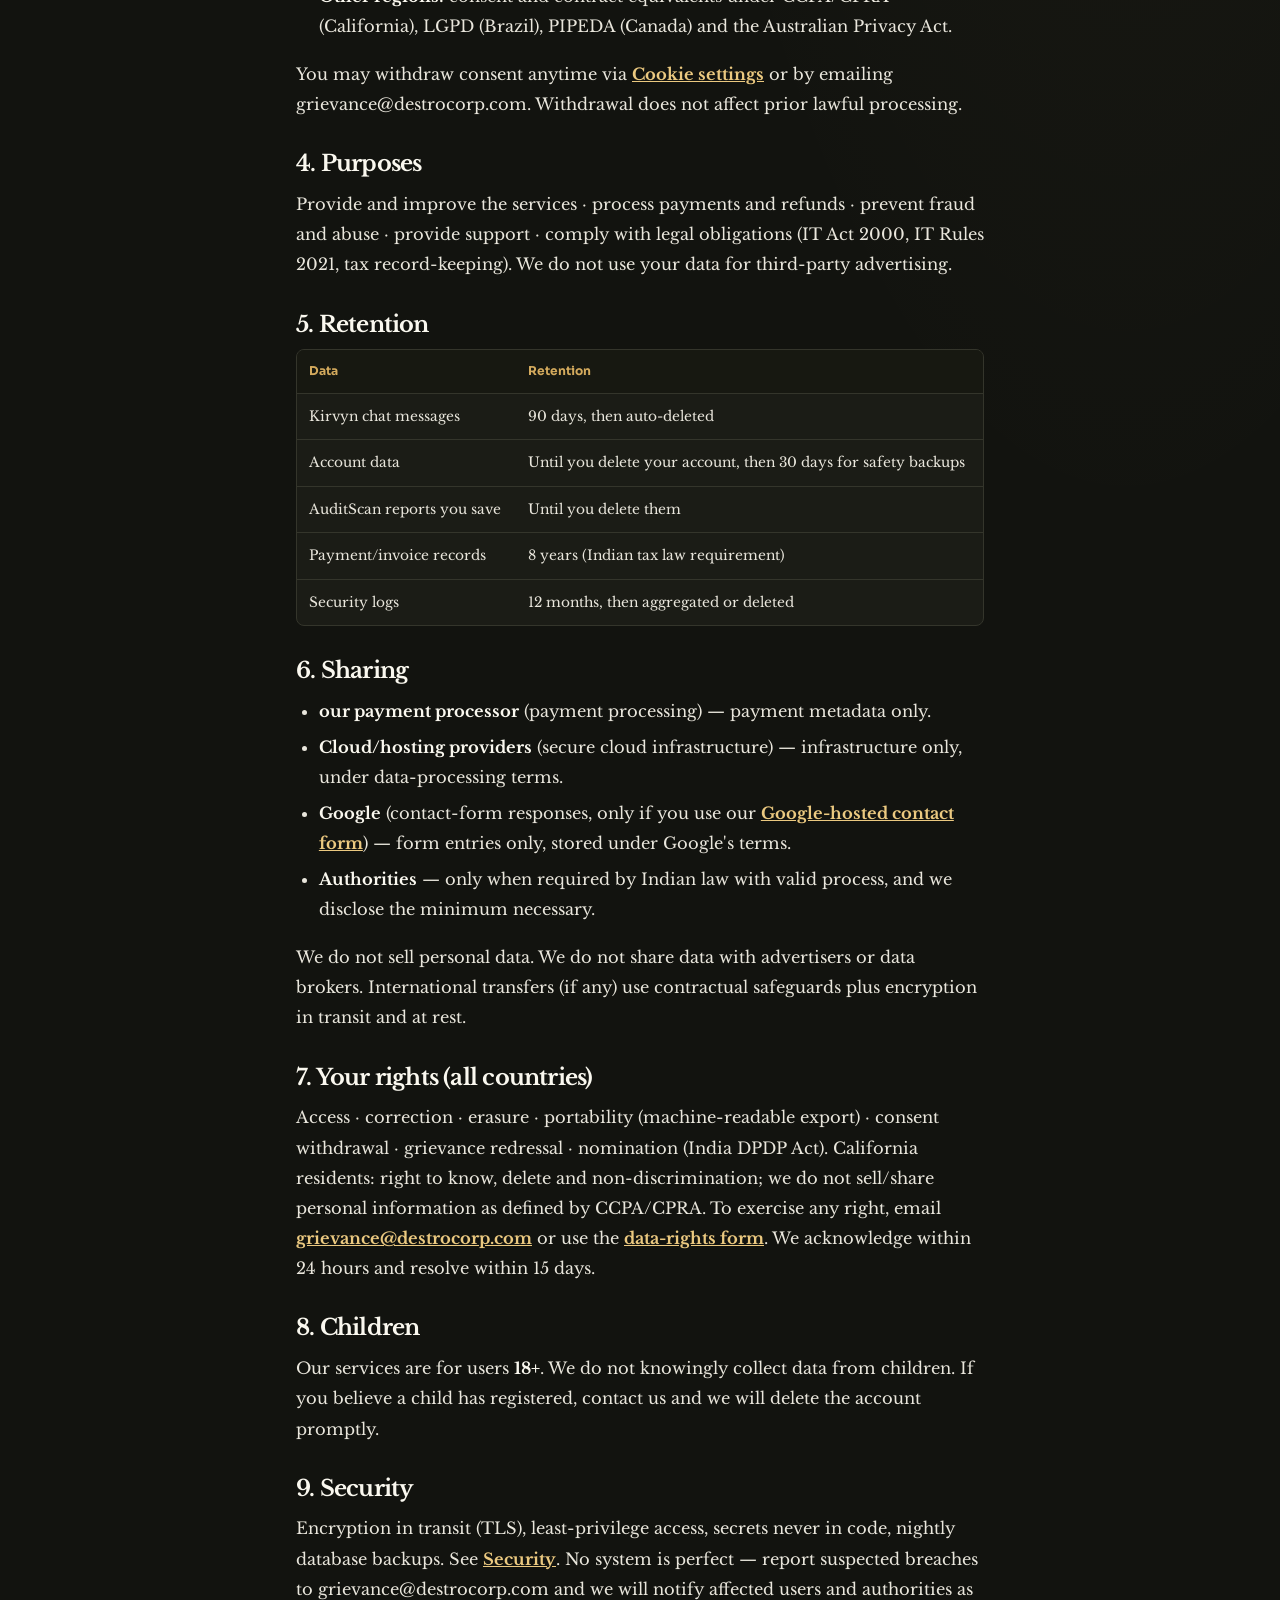
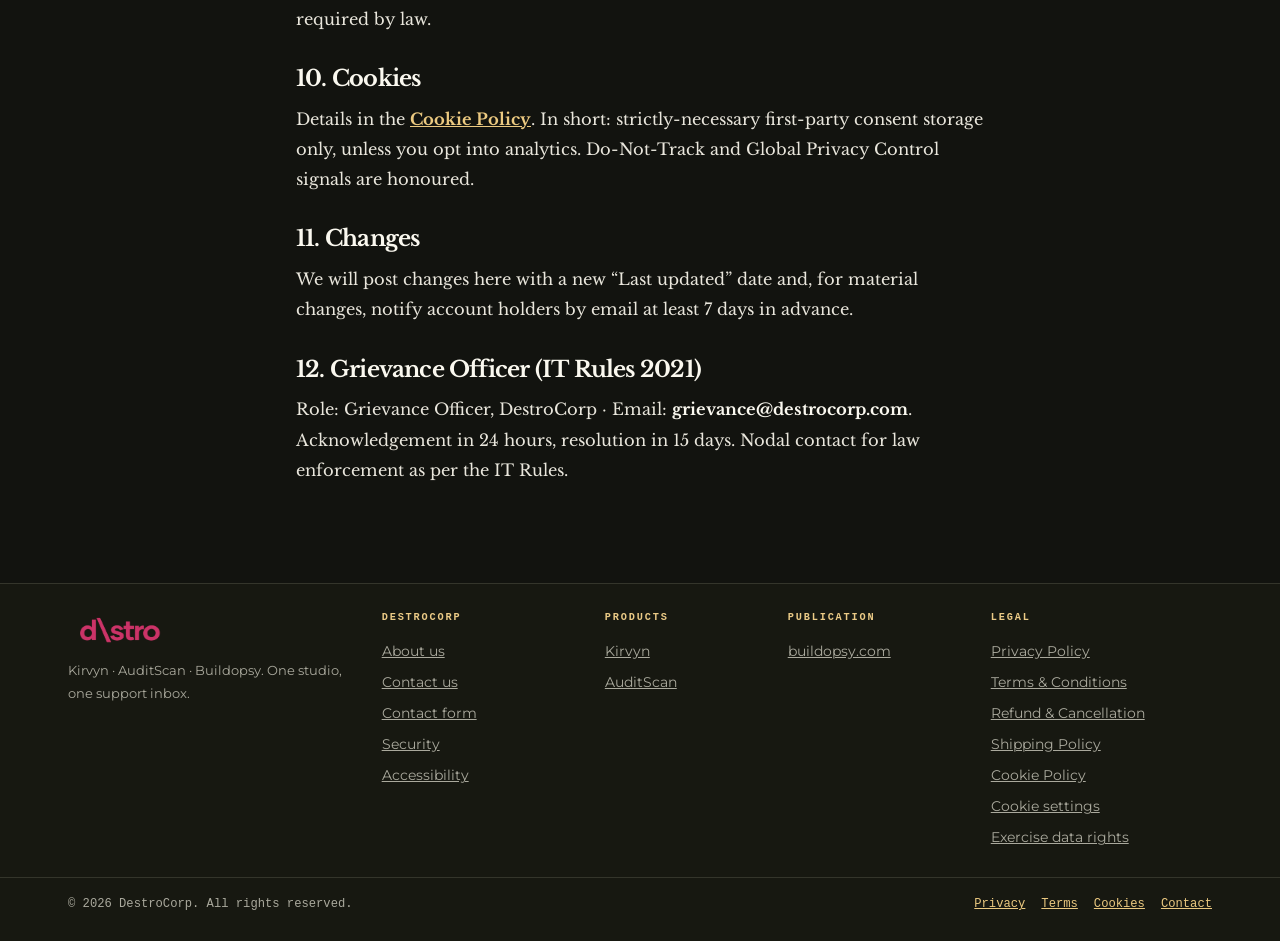
<file: privacy.html>
<!doctype html>
<!-- Keep legal pages identical across destrocorp.com, kirvyn.com, auditscan.sh and buildopsy.com. -->
<html lang="en">
<head>
  <meta charset="utf-8">
  <meta name="viewport" content="width=device-width, initial-scale=1, viewport-fit=cover">
  <meta name="color-scheme" content="dark light">
  <title>Privacy Policy — DestroCorp</title>
  <meta name="description" content="DestroCorp Privacy Policy: what we collect, retention periods, and your data rights under DPDP Act 2023, GDPR, CCPA and more.">
  <link rel="canonical" href="https://destrocorp.com/privacy.html">
  <meta name="robots" content="index, follow">
  <meta name="theme-color" content="#12130f">
  <meta property="og:type" content="website"><meta property="og:site_name" content="DestroCorp">
  <meta property="og:title" content="Privacy Policy — DestroCorp">
  <meta property="og:description" content="What we collect, why, how long we keep it, and your rights in every country we serve.">
  <meta property="og:url" content="https://destrocorp.com/privacy.html">
  <meta property="og:image" content="https://destrocorp.com/assets/img/og-cover.png">
  <meta property="og:image:alt" content="DestroCorp">
  <meta property="og:image:width" content="1200">
  <meta property="og:image:height" content="630">
  <meta name="twitter:card" content="summary">
  <meta name="twitter:title" content="Privacy Policy — DestroCorp">
  <meta name="twitter:description" content="What we collect, retention periods, and your data rights.">
  <link rel="icon" type="image/png" href="assets/img/new-img.png">
  <link rel="apple-touch-icon" href="assets/img/logo-512.png">
  <link rel="manifest" href="manifest.webmanifest">
  <script>if(localStorage.getItem('dc-theme')!=='light')document.documentElement.classList.add('dark');</script>
  <link rel="stylesheet" href="assets/css/main.css">
</head>
<body>
<a class="skip" href="#main">Skip to content</a>
<header class="site-header"><div class="wrap nav" role="navigation" aria-label="Primary">
  <a class="brandmark" href="index.html"><img class="logo-dark" src="assets/img/new-img.png" alt="DestroCorp home" width="190" height="38" /><img class="logo-light" src="assets/img/logo.svg" alt="DestroCorp home" width="190" height="38" aria-hidden="true" /></a>
  <button class="iconbtn" id="themeToggle" title="Toggle light/dark theme" aria-label="Toggle theme"><svg class="ic-sun" viewBox="0 0 24 24" fill="none" stroke="currentColor" stroke-width="2" stroke-linecap="round" stroke-linejoin="round" aria-hidden="true"><circle cx="12" cy="12" r="4"/><path d="M12 2v2M12 20v2M4.9 4.9l1.4 1.4M17.7 17.7l1.4 1.4M2 12h2M20 12h2M4.9 19.1l1.4-1.4M17.7 6.3l1.4-1.4"/></svg><svg class="ic-moon" viewBox="0 0 24 24" fill="none" stroke="currentColor" stroke-width="2" stroke-linecap="round" stroke-linejoin="round" style="display:none" aria-hidden="true"><path d="M12 3a6 6 0 0 0 9 9 9 9 0 1 1-9-9Z"/></svg></button><button class="nav-toggle" aria-expanded="false" aria-controls="primary-nav" aria-label="Open menu"><span></span><span></span><span></span></button><nav class="nav-links" id="primary-nav" aria-label="Sections"><a href="index.html#brands">Products</a><a href="brands/kirvyn.html">Kirvyn</a><a href="brands/auditscan.html">AuditScan</a><a href="index.html#publication">Blog</a><a href="about.html">About</a><a href="contact.html">Contact</a></nav>
</div></header>
<main id="main"><div class="wrap prose">
  <p class="crumb"><a href="index.html">Home</a> › Privacy Policy</p>
  <h1 class="page-title">Privacy Policy</h1>
  <p class="updated">Last updated: 24 September 2026 · Controller: DestroCorp, India · Contact: support@destrocorp.com · Grievance: grievance@destrocorp.com</p>
  <div class="notice"><strong>Short version:</strong> we collect the minimum needed to run Kirvyn, AuditScan and Buildopsy. No ads, no data selling, no cross-site trackers on this site. Payments are handled by our payment processor — we never see or store your card/UPI credentials. You can access, correct, erase or port your data by emailing <a href="mailto:grievance@destrocorp.com">grievance@destrocorp.com</a>.</div>

  <h2>1. Who we are</h2>
  <p>This website and the brands <strong>Kirvyn</strong> (kirvyn.com), <strong>AuditScan</strong> (auditscan.sh) and <strong>Buildopsy</strong> (buildopsy.com) are operated by <strong>DESTROCORP</strong>, a remote-first studio registered in India.</p>

  <h2>2. Data we collect</h2>
  <h3>2.1 Account data (all brands)</h3>
  <ul><li>Name, email address, phone number (where provided), password hash (never plaintext).</li><li>Support correspondence.</li></ul>
  <h3>2.2 Product data</h3>
  <ul>
    <li><strong>Kirvyn:</strong> club memberships, chat messages (retained <strong>90 days</strong>, then auto-deleted), event RSVPs, city-level location for club discovery (only with permission).</li>
    <li><strong>AuditScan:</strong> repository file names, scan results and triage state. Source code you point at is analysed, never executed; hosted-scan copies are deleted after the report is generated unless you save the project.</li>
    <li><strong>Buildopsy:</strong> reading preferences, course enrolments and progress.</li>
  </ul>
  <h3>2.3 Payment metadata</h3>
  <p>Processed by <strong>our payment processor</strong>. We receive payment ID, amount, status and settlement reference. <strong>We do not collect, transmit or store card numbers, UPI PINs or net-banking credentials.</strong></p>
  <h3>2.4 Technical data</h3>
  <ul><li>IP address, device/browser type, pages visited, timestamps — used for security, fraud prevention and aggregated reliability metrics.</li><li>Hosting region: secure cloud infrastructure.</li></ul>

  <h2>3. Legal bases</h2>
  <ul>
    <li><strong>India (DPDP Act 2023):</strong> your consent (signup checkbox, cookie banner) and legitimate use for service delivery.</li>
    <li><strong>EU/UK GDPR:</strong> consent (Art. 6(1)(a)), contract (Art. 6(1)(b)) and legitimate interests in security/fraud prevention (Art. 6(1)(f)).</li>
    <li><strong>Other regions:</strong> consent and contract equivalents under CCPA/CPRA (California), LGPD (Brazil), PIPEDA (Canada) and the Australian Privacy Act.</li>
  </ul>
  <p>You may withdraw consent anytime via <a href="#" data-open-consent>Cookie settings</a> or by emailing grievance@destrocorp.com. Withdrawal does not affect prior lawful processing.</p>

  <h2>4. Purposes</h2>
  <p>Provide and improve the services · process payments and refunds · prevent fraud and abuse · provide support · comply with legal obligations (IT Act 2000, IT Rules 2021, tax record-keeping). We do not use your data for third-party advertising.</p>

  <h2>5. Retention</h2>
  <div class="table-wrap"><table><tr><th>Data</th><th>Retention</th></tr>
  <tr><td>Kirvyn chat messages</td><td>90 days, then auto-deleted</td></tr>
  <tr><td>Account data</td><td>Until you delete your account, then 30 days for safety backups</td></tr>
  <tr><td>AuditScan reports you save</td><td>Until you delete them</td></tr>
  <tr><td>Payment/invoice records</td><td>8 years (Indian tax law requirement)</td></tr>
  <tr><td>Security logs</td><td>12 months, then aggregated or deleted</td></tr></table></div>

  <h2>6. Sharing</h2>
  <ul>
    <li><strong>our payment processor</strong> (payment processing) — payment metadata only.</li>
    <li><strong>Cloud/hosting providers</strong> (secure cloud infrastructure) — infrastructure only, under data-processing terms.</li>
    <li><strong>Google</strong> (contact-form responses, only if you use our <a href="https://forms.gle/A5ELMMrSGKV3499J6" rel="noopener">Google-hosted contact form</a>) — form entries only, stored under Google's terms.</li>
    <li><strong>Authorities</strong> — only when required by Indian law with valid process, and we disclose the minimum necessary.</li>
  </ul>
  <p>We do not sell personal data. We do not share data with advertisers or data brokers. International transfers (if any) use contractual safeguards plus encryption in transit and at rest.</p>

  <h2>7. Your rights (all countries)</h2>
  <p>Access · correction · erasure · portability (machine-readable export) · consent withdrawal · grievance redressal · nomination (India DPDP Act). California residents: right to know, delete and non-discrimination; we do not sell/share personal information as defined by CCPA/CPRA. To exercise any right, email <a href="mailto:grievance@destrocorp.com">grievance@destrocorp.com</a> or use the <a href="contact.html#dsr">data-rights form</a>. We acknowledge within 24 hours and resolve within 15 days.</p>

  <h2>8. Children</h2>
  <p>Our services are for users <strong>18+</strong>. We do not knowingly collect data from children. If you believe a child has registered, contact us and we will delete the account promptly.</p>

  <h2>9. Security</h2>
  <p>Encryption in transit (TLS), least-privilege access, secrets never in code, nightly database backups. See <a href="security.html">Security</a>. No system is perfect — report suspected breaches to grievance@destrocorp.com and we will notify affected users and authorities as required by law.</p>

  <h2>10. Cookies</h2>
  <p>Details in the <a href="cookies.html">Cookie Policy</a>. In short: strictly-necessary first-party consent storage only, unless you opt into analytics. Do-Not-Track and Global Privacy Control signals are honoured.</p>

  <h2>11. Changes</h2>
  <p>We will post changes here with a new “Last updated” date and, for material changes, notify account holders by email at least 7 days in advance.</p>

  <h2>12. Grievance Officer (IT Rules 2021)</h2>
  <p>Role: Grievance Officer, DestroCorp · Email: <strong>grievance@destrocorp.com</strong>. Acknowledgement in 24 hours, resolution in 15 days. Nodal contact for law enforcement as per the IT Rules.</p>
</div></main>
<footer class="site" role="contentinfo"><div class="wrap foot-grid">
  <div class="foot-brand">
    <a href="index.html" aria-label="DestroCorp home"><img src="assets/img/new-img.png" alt="DestroCorp" width="160" height="34" loading="lazy"></a>
    <p>Kirvyn · AuditScan · Buildopsy. One studio, one support inbox.</p>
  </div>
  <div><h4>DestroCorp</h4><ul><li><a href="about.html">About us</a></li><li><a href="contact.html">Contact us</a></li><li><a href="https://forms.gle/A5ELMMrSGKV3499J6" rel="noopener">Contact form</a></li><li><a href="security.html">Security</a></li><li><a href="accessibility.html">Accessibility</a></li></ul></div>
  <div><h4>Products</h4><ul><li><a href="brands/kirvyn.html">Kirvyn</a></li><li><a href="brands/auditscan.html">AuditScan</a></li></ul></div>
  <div><h4>Publication</h4><ul><li><a href="https://buildopsy.com" rel="noopener">buildopsy.com</a></li></ul></div>
  <div><h4>Legal</h4><ul><li><a href="privacy.html">Privacy Policy</a></li><li><a href="terms.html">Terms &amp; Conditions</a></li><li><a href="refunds.html">Refund &amp; Cancellation</a></li><li><a href="shipping.html">Shipping Policy</a></li><li><a href="cookies.html">Cookie Policy</a></li><li><a href="#" data-open-consent>Cookie settings</a></li><li><a href="contact.html#dsr">Exercise data rights</a></li></ul></div>

</div><div class="foot-base"><div class="wrap"><p>© <span data-year>2026</span> DestroCorp. All rights reserved.</p><nav aria-label="Legal"><a href="privacy.html">Privacy</a><a href="terms.html">Terms</a><a href="cookies.html">Cookies</a><a href="contact.html">Contact</a></nav></div></div></footer>
<div id="consent" role="dialog" aria-live="polite" aria-label="Cookie consent"><div class="consent-card"><h2>Your privacy, your call</h2><p>Essential-only by default. <a href="cookies.html">Cookie Policy</a></p><p id="c-dnt" hidden><strong>DNT/GPC detected</strong> — optional categories stay off.</p><div class="consent-row"><label><input type="checkbox" checked disabled> Necessary</label><label><input type="checkbox" id="c-pref"> Preferences</label><label><input type="checkbox" id="c-an"> Analytics</label><label><input type="checkbox" id="c-mkt" disabled> Marketing (never used)</label></div><div class="consent-row" style="margin-top:12px"><button class="btn btn-sm" id="c-accept" type="button">Accept selected</button><button class="btn btn-sm btn-ghost" id="c-save" type="button">Save choice</button><button class="link-btn" id="c-reject" type="button">Reject all</button></div></div></div>
<script src="assets/js/main.js" defer></script>
</body>
</html>
</file>
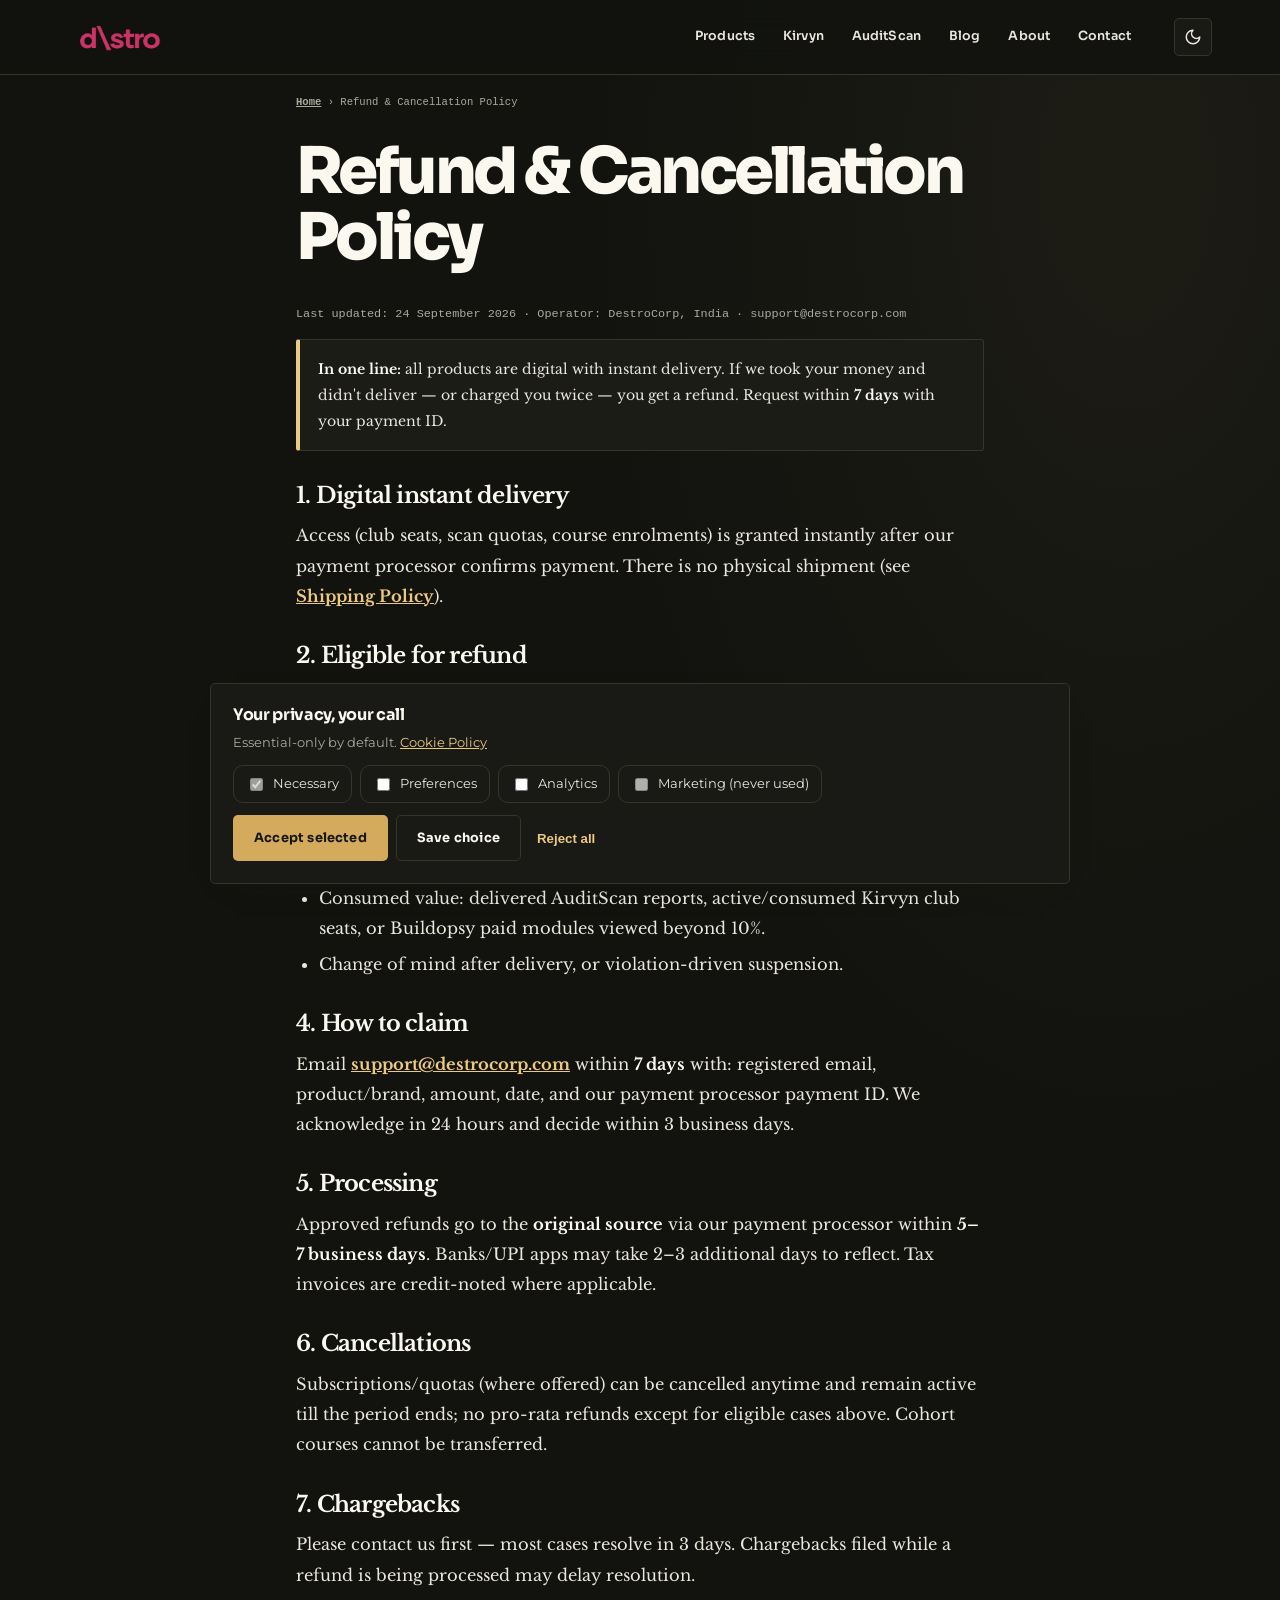
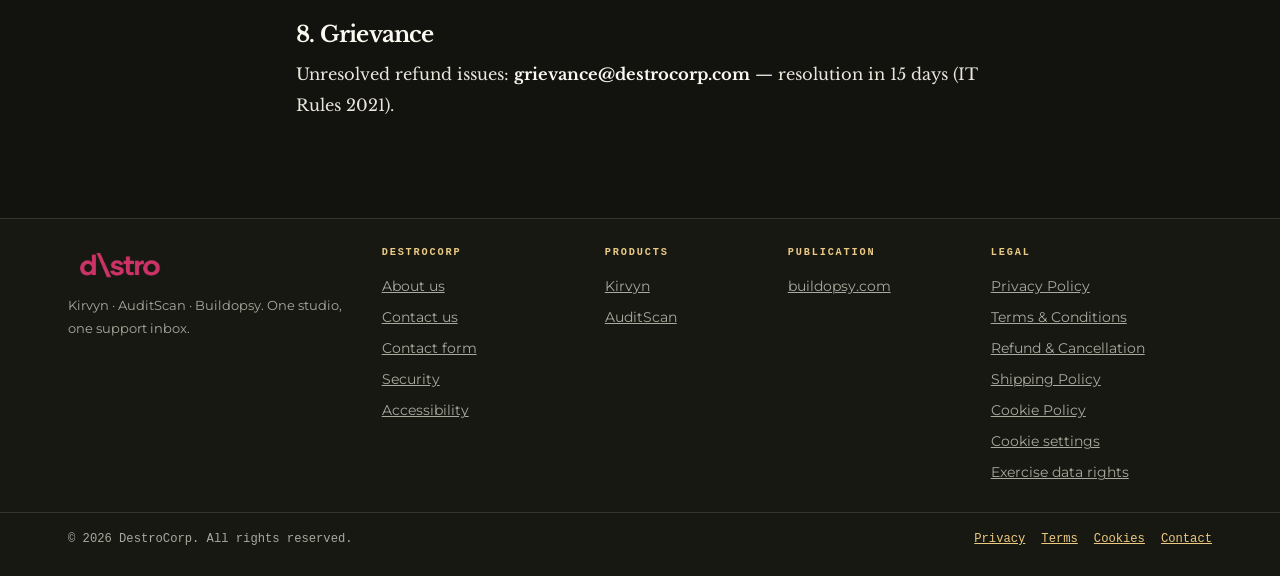
<file: refunds.html>
<!doctype html>
<html lang="en">
<head>
  <meta charset="utf-8">
  <meta name="viewport" content="width=device-width, initial-scale=1, viewport-fit=cover">
  <meta name="color-scheme" content="dark light">
  <title>Refund & Cancellation Policy — DestroCorp</title>
  <meta name="description" content="DestroCorp refund policy: instant digital delivery, 7-day claim window for duplicate or failed payments.">
  <link rel="canonical" href="https://destrocorp.com/refunds.html">
  <meta name="robots" content="index, follow">
  <meta name="theme-color" content="#12130f">
  <meta property="og:type" content="website"><meta property="og:site_name" content="DestroCorp">
  <meta property="og:title" content="Refund &amp; Cancellation Policy — DestroCorp">
  <meta property="og:description" content="Instant digital delivery, 7-day claim window for duplicate or failed payments.">
  <meta property="og:url" content="https://destrocorp.com/refunds.html">
  <meta property="og:image" content="https://destrocorp.com/assets/img/og-cover.png">
  <meta property="og:image:alt" content="DestroCorp">
  <meta property="og:image:width" content="1200">
  <meta property="og:image:height" content="630">
  <meta name="twitter:card" content="summary">
  <meta name="twitter:title" content="Refund &amp; Cancellation Policy — DestroCorp">
  <link rel="icon" type="image/png" href="assets/img/new-img.png">
  <link rel="apple-touch-icon" href="assets/img/logo-512.png">
  <link rel="manifest" href="manifest.webmanifest">
  <script>if(localStorage.getItem('dc-theme')!=='light')document.documentElement.classList.add('dark');</script>
  <link rel="stylesheet" href="assets/css/main.css">
</head>
<body>
<a class="skip" href="#main">Skip to content</a>
<header class="site-header"><div class="wrap nav" role="navigation" aria-label="Primary">
  <a class="brandmark" href="index.html"><img class="logo-dark" src="assets/img/new-img.png" alt="DestroCorp home" width="190" height="38" /><img class="logo-light" src="assets/img/logo.svg" alt="DestroCorp home" width="190" height="38" aria-hidden="true" /></a>
  <button class="iconbtn" id="themeToggle" title="Toggle light/dark theme" aria-label="Toggle theme"><svg class="ic-sun" viewBox="0 0 24 24" fill="none" stroke="currentColor" stroke-width="2" stroke-linecap="round" stroke-linejoin="round" aria-hidden="true"><circle cx="12" cy="12" r="4"/><path d="M12 2v2M12 20v2M4.9 4.9l1.4 1.4M17.7 17.7l1.4 1.4M2 12h2M20 12h2M4.9 19.1l1.4-1.4M17.7 6.3l1.4-1.4"/></svg><svg class="ic-moon" viewBox="0 0 24 24" fill="none" stroke="currentColor" stroke-width="2" stroke-linecap="round" stroke-linejoin="round" style="display:none" aria-hidden="true"><path d="M12 3a6 6 0 0 0 9 9 9 9 0 1 1-9-9Z"/></svg></button><button class="nav-toggle" aria-expanded="false" aria-controls="primary-nav" aria-label="Open menu"><span></span><span></span><span></span></button><nav class="nav-links" id="primary-nav" aria-label="Sections"><a href="index.html#brands">Products</a><a href="brands/kirvyn.html">Kirvyn</a><a href="brands/auditscan.html">AuditScan</a><a href="index.html#publication">Blog</a><a href="about.html">About</a><a href="contact.html">Contact</a></nav>
</div></header>
<main id="main"><div class="wrap prose">
  <p class="crumb"><a href="index.html">Home</a> › Refund &amp; Cancellation Policy</p>
  <h1 class="page-title">Refund &amp; Cancellation Policy</h1>
  <p class="updated">Last updated: 24 September 2026 · Operator: DestroCorp, India · support@destrocorp.com</p>
  <div class="notice"><strong>In one line:</strong> all products are digital with instant delivery. If we took your money and didn't deliver — or charged you twice — you get a refund. Request within <strong>7 days</strong> with your payment ID.</div>
  <h2>1. Digital instant delivery</h2>
  <p>Access (club seats, scan quotas, course enrolments) is granted instantly after our payment processor confirms payment. There is no physical shipment (see <a href="shipping.html">Shipping Policy</a>).</p>
  <h2>2. Eligible for refund</h2>
  <ul><li>Duplicate payment / double charge (proven via payment ID / transaction reference).</li><li>Service not provisioned (payment succeeded but access never granted).</li><li>Failed gateway transaction debited but not settled to us.</li></ul>
  <h2>3. Not refundable</h2>
  <ul><li>Consumed value: delivered AuditScan reports, active/consumed Kirvyn club seats, or Buildopsy paid modules viewed beyond 10%.</li><li>Change of mind after delivery, or violation-driven suspension.</li></ul>
  <h2>4. How to claim</h2>
  <p>Email <a href="mailto:support@destrocorp.com">support@destrocorp.com</a> within <strong>7 days</strong> with: registered email, product/brand, amount, date, and our payment processor payment ID. We acknowledge in 24 hours and decide within 3 business days.</p>
  <h2>5. Processing</h2>
  <p>Approved refunds go to the <strong>original source</strong> via our payment processor within <strong>5–7 business days</strong>. Banks/UPI apps may take 2–3 additional days to reflect. Tax invoices are credit-noted where applicable.</p>
  <h2>6. Cancellations</h2>
  <p>Subscriptions/quotas (where offered) can be cancelled anytime and remain active till the period ends; no pro-rata refunds except for eligible cases above. Cohort courses cannot be transferred.</p>
  <h2>7. Chargebacks</h2>
  <p>Please contact us first — most cases resolve in 3 days. Chargebacks filed while a refund is being processed may delay resolution.</p>
  <h2>8. Grievance</h2>
  <p>Unresolved refund issues: <strong>grievance@destrocorp.com</strong> — resolution in 15 days (IT Rules 2021).</p>
</div></main>
<footer class="site" role="contentinfo"><div class="wrap foot-grid">
  <div class="foot-brand">
    <a href="index.html" aria-label="DestroCorp home"><img src="assets/img/new-img.png" alt="DestroCorp" width="160" height="34" loading="lazy"></a>
    <p>Kirvyn · AuditScan · Buildopsy. One studio, one support inbox.</p>
  </div>
  <div><h4>DestroCorp</h4><ul><li><a href="about.html">About us</a></li><li><a href="contact.html">Contact us</a></li><li><a href="https://forms.gle/A5ELMMrSGKV3499J6" rel="noopener">Contact form</a></li><li><a href="security.html">Security</a></li><li><a href="accessibility.html">Accessibility</a></li></ul></div>
  <div><h4>Products</h4><ul><li><a href="brands/kirvyn.html">Kirvyn</a></li><li><a href="brands/auditscan.html">AuditScan</a></li></ul></div>
  <div><h4>Publication</h4><ul><li><a href="https://buildopsy.com" rel="noopener">buildopsy.com</a></li></ul></div>
  <div><h4>Legal</h4><ul><li><a href="privacy.html">Privacy Policy</a></li><li><a href="terms.html">Terms &amp; Conditions</a></li><li><a href="refunds.html">Refund &amp; Cancellation</a></li><li><a href="shipping.html">Shipping Policy</a></li><li><a href="cookies.html">Cookie Policy</a></li><li><a href="#" data-open-consent>Cookie settings</a></li><li><a href="contact.html#dsr">Exercise data rights</a></li></ul></div>

</div><div class="foot-base"><div class="wrap"><p>© <span data-year>2026</span> DestroCorp. All rights reserved.</p><nav aria-label="Legal"><a href="privacy.html">Privacy</a><a href="terms.html">Terms</a><a href="cookies.html">Cookies</a><a href="contact.html">Contact</a></nav></div></div></footer>
<div id="consent" role="dialog" aria-live="polite" aria-label="Cookie consent"><div class="consent-card"><h2>Your privacy, your call</h2><p>Essential-only by default. <a href="cookies.html">Cookie Policy</a></p><p id="c-dnt" hidden><strong>DNT/GPC detected</strong> — optional categories stay off.</p><div class="consent-row"><label><input type="checkbox" checked disabled> Necessary</label><label><input type="checkbox" id="c-pref"> Preferences</label><label><input type="checkbox" id="c-an"> Analytics</label><label><input type="checkbox" id="c-mkt" disabled> Marketing (never used)</label></div><div class="consent-row" style="margin-top:12px"><button class="btn btn-sm" id="c-accept" type="button">Accept selected</button><button class="btn btn-sm btn-ghost" id="c-save" type="button">Save choice</button><button class="link-btn" id="c-reject" type="button">Reject all</button></div></div></div>
<script src="assets/js/main.js" defer></script>
</body>
</html>
</file>
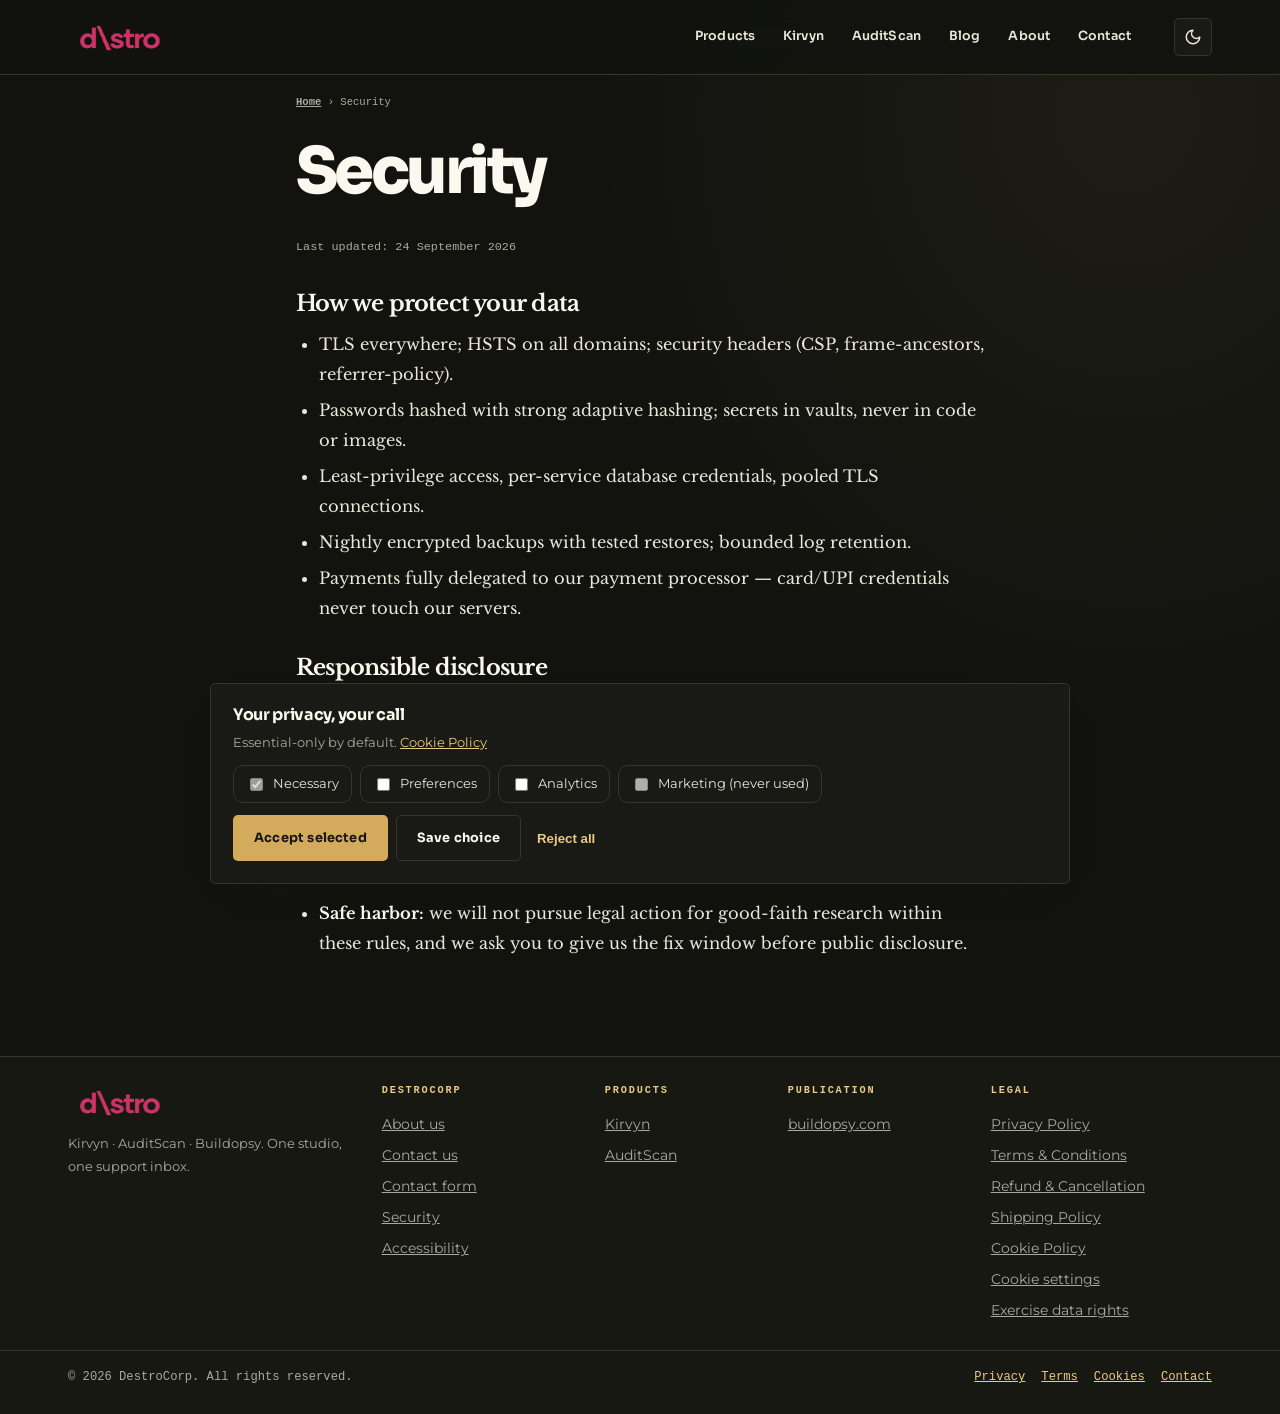
<file: security.html>
<!doctype html>
<html lang="en">
<head>
  <meta charset="utf-8">
  <meta name="viewport" content="width=device-width, initial-scale=1, viewport-fit=cover">
  <meta name="color-scheme" content="dark light">
  <title>Security — DestroCorp Responsible Disclosure</title>
  <meta name="description" content="DestroCorp security practices and responsible disclosure: encryption, least privilege, 90-day fix SLA, safe-harbor for researchers.">
  <link rel="canonical" href="https://destrocorp.com/security.html">
  <meta name="robots" content="index, follow">
  <meta name="theme-color" content="#12130f">
  <meta property="og:type" content="website"><meta property="og:site_name" content="DestroCorp">
  <meta property="og:title" content="Security — DestroCorp">
  <meta property="og:description" content="Security practices and responsible disclosure: 90-day fix SLA, safe-harbor for researchers.">
  <meta property="og:url" content="https://destrocorp.com/security.html">
  <meta property="og:image" content="https://destrocorp.com/assets/img/og-cover.png">
  <meta property="og:image:alt" content="DestroCorp">
  <meta property="og:image:width" content="1200">
  <meta property="og:image:height" content="630">
  <meta name="twitter:card" content="summary">
  <meta name="twitter:title" content="Security — DestroCorp">
  <link rel="icon" type="image/png" href="assets/img/new-img.png">
  <link rel="apple-touch-icon" href="assets/img/logo-512.png">
  <link rel="manifest" href="manifest.webmanifest">
  <script>if(localStorage.getItem('dc-theme')!=='light')document.documentElement.classList.add('dark');</script>
  <link rel="stylesheet" href="assets/css/main.css">
</head>
<body>
<a class="skip" href="#main">Skip to content</a>
<header class="site-header"><div class="wrap nav" role="navigation" aria-label="Primary">
  <a class="brandmark" href="index.html"><img class="logo-dark" src="assets/img/new-img.png" alt="DestroCorp home" width="190" height="38" /><img class="logo-light" src="assets/img/logo.svg" alt="DestroCorp home" width="190" height="38" aria-hidden="true" /></a>
  <button class="iconbtn" id="themeToggle" title="Toggle light/dark theme" aria-label="Toggle theme"><svg class="ic-sun" viewBox="0 0 24 24" fill="none" stroke="currentColor" stroke-width="2" stroke-linecap="round" stroke-linejoin="round" aria-hidden="true"><circle cx="12" cy="12" r="4"/><path d="M12 2v2M12 20v2M4.9 4.9l1.4 1.4M17.7 17.7l1.4 1.4M2 12h2M20 12h2M4.9 19.1l1.4-1.4M17.7 6.3l1.4-1.4"/></svg><svg class="ic-moon" viewBox="0 0 24 24" fill="none" stroke="currentColor" stroke-width="2" stroke-linecap="round" stroke-linejoin="round" style="display:none" aria-hidden="true"><path d="M12 3a6 6 0 0 0 9 9 9 9 0 1 1-9-9Z"/></svg></button><button class="nav-toggle" aria-expanded="false" aria-controls="primary-nav" aria-label="Open menu"><span></span><span></span><span></span></button><nav class="nav-links" id="primary-nav" aria-label="Sections"><a href="index.html#brands">Products</a><a href="brands/kirvyn.html">Kirvyn</a><a href="brands/auditscan.html">AuditScan</a><a href="index.html#publication">Blog</a><a href="about.html">About</a><a href="contact.html">Contact</a></nav>
</div></header>
<main id="main"><div class="wrap prose">
  <p class="crumb"><a href="index.html">Home</a> › Security</p>
  <h1 class="page-title">Security</h1>
  <p class="updated">Last updated: 24 September 2026</p>
  <h2>How we protect your data</h2>
  <ul><li>TLS everywhere; HSTS on all domains; security headers (CSP, frame-ancestors, referrer-policy).</li><li>Passwords hashed with strong adaptive hashing; secrets in vaults, never in code or images.</li><li>Least-privilege access, per-service database credentials, pooled TLS connections.</li><li>Nightly encrypted backups with tested restores; bounded log retention.</li><li>Payments fully delegated to our payment processor — card/UPI credentials never touch our servers.</li></ul>
  <h2>Responsible disclosure</h2>
  <p>We welcome good-faith research on destrocorp.com, kirvyn.com, auditscan.sh and buildopsy.com. Rules: no data destruction, no exfiltration beyond proof-of-concept, no social engineering, no DoS. Report to <a href="mailto:grievance@destrocorp.com">grievance@destrocorp.com</a> with steps to reproduce, impact and your contact.</p>
  <ul><li><strong>Acknowledgement:</strong> 24 hours. <strong>Triage:</strong> 5 business days. <strong>Fix SLA:</strong> 90 days for validated issues.</li><li><strong>Safe harbor:</strong> we will not pursue legal action for good-faith research within these rules, and we ask you to give us the fix window before public disclosure.</li></ul>
</div></main>
<footer class="site" role="contentinfo"><div class="wrap foot-grid">
  <div class="foot-brand">
    <a href="index.html" aria-label="DestroCorp home"><img src="assets/img/new-img.png" alt="DestroCorp" width="160" height="34" loading="lazy"></a>
    <p>Kirvyn · AuditScan · Buildopsy. One studio, one support inbox.</p>
  </div>
  <div><h4>DestroCorp</h4><ul><li><a href="about.html">About us</a></li><li><a href="contact.html">Contact us</a></li><li><a href="https://forms.gle/A5ELMMrSGKV3499J6" rel="noopener">Contact form</a></li><li><a href="security.html">Security</a></li><li><a href="accessibility.html">Accessibility</a></li></ul></div>
  <div><h4>Products</h4><ul><li><a href="brands/kirvyn.html">Kirvyn</a></li><li><a href="brands/auditscan.html">AuditScan</a></li></ul></div>
  <div><h4>Publication</h4><ul><li><a href="https://buildopsy.com" rel="noopener">buildopsy.com</a></li></ul></div>
  <div><h4>Legal</h4><ul><li><a href="privacy.html">Privacy Policy</a></li><li><a href="terms.html">Terms &amp; Conditions</a></li><li><a href="refunds.html">Refund &amp; Cancellation</a></li><li><a href="shipping.html">Shipping Policy</a></li><li><a href="cookies.html">Cookie Policy</a></li><li><a href="#" data-open-consent>Cookie settings</a></li><li><a href="contact.html#dsr">Exercise data rights</a></li></ul></div>

</div><div class="foot-base"><div class="wrap"><p>© <span data-year>2026</span> DestroCorp. All rights reserved.</p><nav aria-label="Legal"><a href="privacy.html">Privacy</a><a href="terms.html">Terms</a><a href="cookies.html">Cookies</a><a href="contact.html">Contact</a></nav></div></div></footer>
<div id="consent" role="dialog" aria-live="polite" aria-label="Cookie consent"><div class="consent-card"><h2>Your privacy, your call</h2><p>Essential-only by default. <a href="cookies.html">Cookie Policy</a></p><p id="c-dnt" hidden><strong>DNT/GPC detected</strong> — optional categories stay off.</p><div class="consent-row"><label><input type="checkbox" checked disabled> Necessary</label><label><input type="checkbox" id="c-pref"> Preferences</label><label><input type="checkbox" id="c-an"> Analytics</label><label><input type="checkbox" id="c-mkt" disabled> Marketing (never used)</label></div><div class="consent-row" style="margin-top:12px"><button class="btn btn-sm" id="c-accept" type="button">Accept selected</button><button class="btn btn-sm btn-ghost" id="c-save" type="button">Save choice</button><button class="link-btn" id="c-reject" type="button">Reject all</button></div></div></div>
<script src="assets/js/main.js" defer></script>
</body>
</html>
</file>
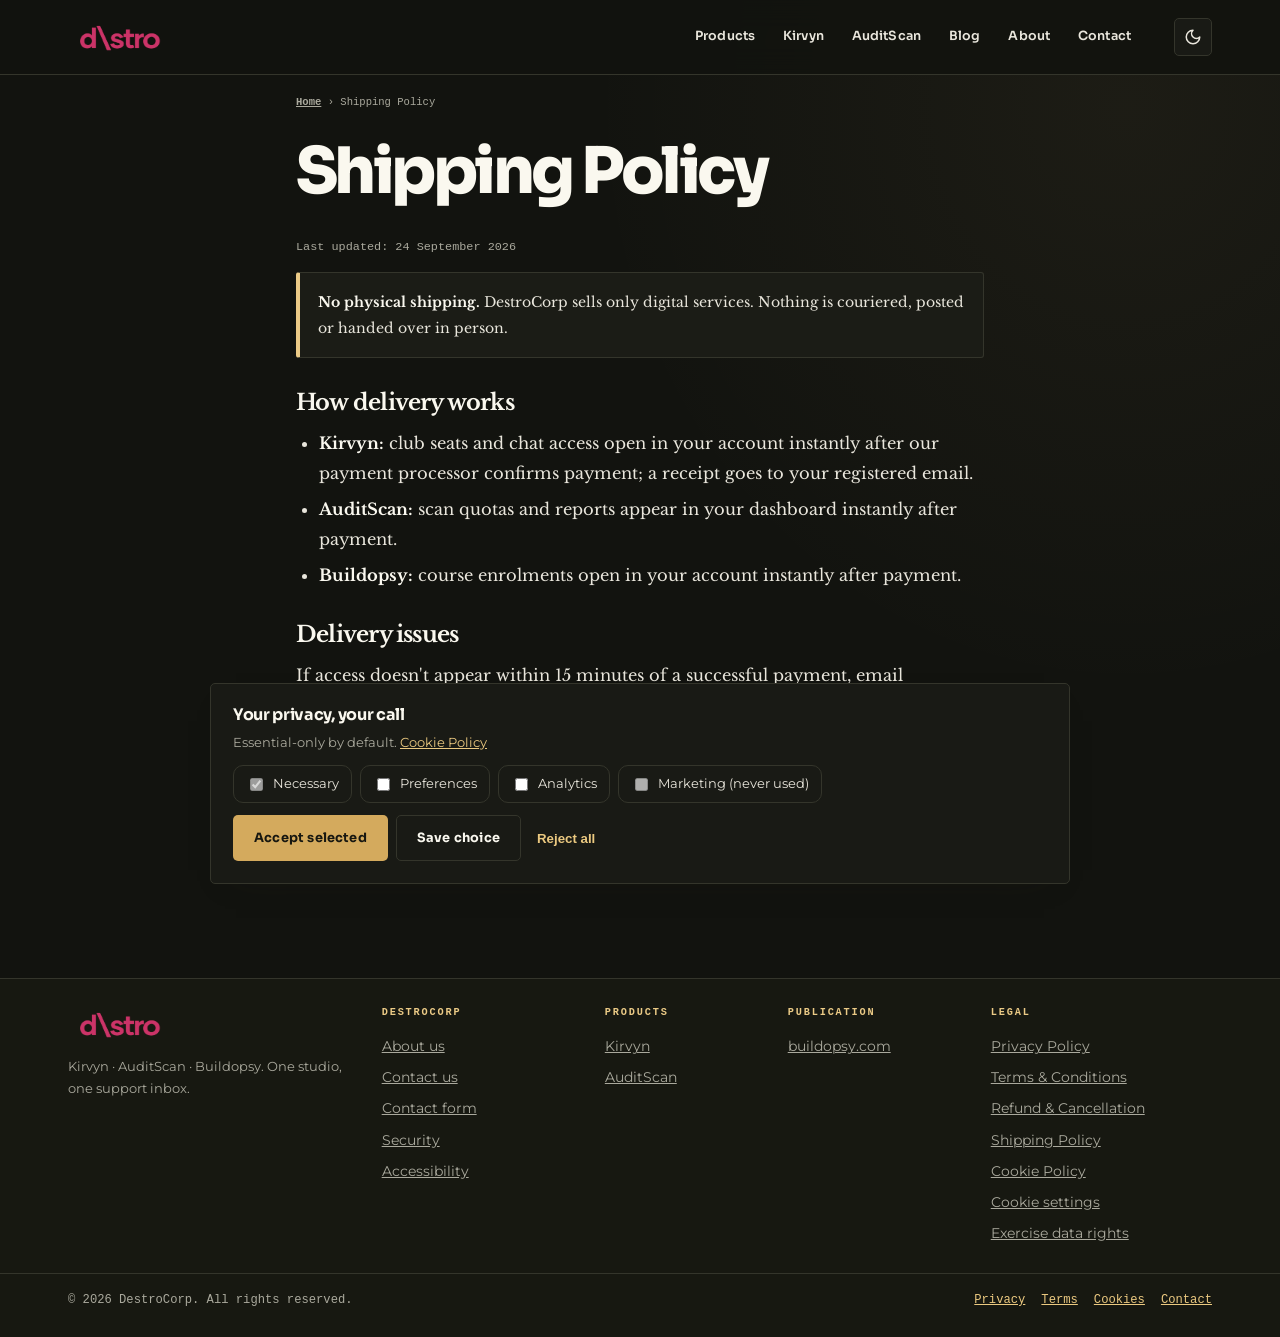
<file: shipping.html>
<!doctype html>
<html lang="en">
<head>
  <meta charset="utf-8">
  <meta name="viewport" content="width=device-width, initial-scale=1, viewport-fit=cover">
  <meta name="color-scheme" content="dark light">
  <title>Shipping Policy — DestroCorp (Digital Delivery)</title>
  <meta name="description" content="DestroCorp shipping policy: no physical shipping. All products are digital services delivered instantly to your account and email after payment.">
  <link rel="canonical" href="https://destrocorp.com/shipping.html">
  <meta name="robots" content="index, follow">
  <meta name="theme-color" content="#12130f">
  <meta property="og:type" content="website"><meta property="og:site_name" content="DestroCorp">
  <meta property="og:title" content="Shipping Policy — DestroCorp">
  <meta property="og:description" content="No physical shipping. Digital services delivered instantly after payment.">
  <meta property="og:url" content="https://destrocorp.com/shipping.html">
  <meta property="og:image" content="https://destrocorp.com/assets/img/og-cover.png">
  <meta property="og:image:alt" content="DestroCorp">
  <meta property="og:image:width" content="1200">
  <meta property="og:image:height" content="630">
  <meta name="twitter:card" content="summary">
  <meta name="twitter:title" content="Shipping Policy — DestroCorp">
  <link rel="icon" type="image/png" href="assets/img/new-img.png">
  <link rel="apple-touch-icon" href="assets/img/logo-512.png">
  <link rel="manifest" href="manifest.webmanifest">
  <script>if(localStorage.getItem('dc-theme')!=='light')document.documentElement.classList.add('dark');</script>
  <link rel="stylesheet" href="assets/css/main.css">
</head>
<body>
<a class="skip" href="#main">Skip to content</a>
<header class="site-header"><div class="wrap nav" role="navigation" aria-label="Primary">
  <a class="brandmark" href="index.html"><img class="logo-dark" src="assets/img/new-img.png" alt="DestroCorp home" width="190" height="38" /><img class="logo-light" src="assets/img/logo.svg" alt="DestroCorp home" width="190" height="38" aria-hidden="true" /></a>
  <button class="iconbtn" id="themeToggle" title="Toggle light/dark theme" aria-label="Toggle theme"><svg class="ic-sun" viewBox="0 0 24 24" fill="none" stroke="currentColor" stroke-width="2" stroke-linecap="round" stroke-linejoin="round" aria-hidden="true"><circle cx="12" cy="12" r="4"/><path d="M12 2v2M12 20v2M4.9 4.9l1.4 1.4M17.7 17.7l1.4 1.4M2 12h2M20 12h2M4.9 19.1l1.4-1.4M17.7 6.3l1.4-1.4"/></svg><svg class="ic-moon" viewBox="0 0 24 24" fill="none" stroke="currentColor" stroke-width="2" stroke-linecap="round" stroke-linejoin="round" style="display:none" aria-hidden="true"><path d="M12 3a6 6 0 0 0 9 9 9 9 0 1 1-9-9Z"/></svg></button><button class="nav-toggle" aria-expanded="false" aria-controls="primary-nav" aria-label="Open menu"><span></span><span></span><span></span></button><nav class="nav-links" id="primary-nav" aria-label="Sections"><a href="index.html#brands">Products</a><a href="brands/kirvyn.html">Kirvyn</a><a href="brands/auditscan.html">AuditScan</a><a href="index.html#publication">Blog</a><a href="about.html">About</a><a href="contact.html">Contact</a></nav>
</div></header>
<main id="main"><div class="wrap prose">
  <p class="crumb"><a href="index.html">Home</a> › Shipping Policy</p>
  <h1 class="page-title">Shipping Policy</h1>
  <p class="updated">Last updated: 24 September 2026</p>
  <div class="notice"><strong>No physical shipping.</strong> DestroCorp sells only digital services. Nothing is couriered, posted or handed over in person.</div>
  <h2>How delivery works</h2>
  <ul>
    <li><strong>Kirvyn:</strong> club seats and chat access open in your account instantly after our payment processor confirms payment; a receipt goes to your registered email.</li>
    <li><strong>AuditScan:</strong> scan quotas and reports appear in your dashboard instantly after payment.</li>
    <li><strong>Buildopsy:</strong> course enrolments open in your account instantly after payment.</li>
  </ul>
  <h2>Delivery issues</h2>
  <p>If access doesn't appear within 15 minutes of a successful payment, email <a href="mailto:support@destrocorp.com">support@destrocorp.com</a> with your payment ID — we resolve within 24 hours, and eligible cases are refunded per the <a href="refunds.html">Refund Policy</a>.</p>
  <h2>Contact</h2>
  <p>DestroCorp, India (remote-first) · support@destrocorp.com · email support (Mon–Sat, 10am–6pm IST).</p>
</div></main>
<footer class="site" role="contentinfo"><div class="wrap foot-grid">
  <div class="foot-brand">
    <a href="index.html" aria-label="DestroCorp home"><img src="assets/img/new-img.png" alt="DestroCorp" width="160" height="34" loading="lazy"></a>
    <p>Kirvyn · AuditScan · Buildopsy. One studio, one support inbox.</p>
  </div>
  <div><h4>DestroCorp</h4><ul><li><a href="about.html">About us</a></li><li><a href="contact.html">Contact us</a></li><li><a href="https://forms.gle/A5ELMMrSGKV3499J6" rel="noopener">Contact form</a></li><li><a href="security.html">Security</a></li><li><a href="accessibility.html">Accessibility</a></li></ul></div>
  <div><h4>Products</h4><ul><li><a href="brands/kirvyn.html">Kirvyn</a></li><li><a href="brands/auditscan.html">AuditScan</a></li></ul></div>
  <div><h4>Publication</h4><ul><li><a href="https://buildopsy.com" rel="noopener">buildopsy.com</a></li></ul></div>
  <div><h4>Legal</h4><ul><li><a href="privacy.html">Privacy Policy</a></li><li><a href="terms.html">Terms &amp; Conditions</a></li><li><a href="refunds.html">Refund &amp; Cancellation</a></li><li><a href="shipping.html">Shipping Policy</a></li><li><a href="cookies.html">Cookie Policy</a></li><li><a href="#" data-open-consent>Cookie settings</a></li><li><a href="contact.html#dsr">Exercise data rights</a></li></ul></div>

</div><div class="foot-base"><div class="wrap"><p>© <span data-year>2026</span> DestroCorp. All rights reserved.</p><nav aria-label="Legal"><a href="privacy.html">Privacy</a><a href="terms.html">Terms</a><a href="cookies.html">Cookies</a><a href="contact.html">Contact</a></nav></div></div></footer>
<div id="consent" role="dialog" aria-live="polite" aria-label="Cookie consent"><div class="consent-card"><h2>Your privacy, your call</h2><p>Essential-only by default. <a href="cookies.html">Cookie Policy</a></p><p id="c-dnt" hidden><strong>DNT/GPC detected</strong> — optional categories stay off.</p><div class="consent-row"><label><input type="checkbox" checked disabled> Necessary</label><label><input type="checkbox" id="c-pref"> Preferences</label><label><input type="checkbox" id="c-an"> Analytics</label><label><input type="checkbox" id="c-mkt" disabled> Marketing (never used)</label></div><div class="consent-row" style="margin-top:12px"><button class="btn btn-sm" id="c-accept" type="button">Accept selected</button><button class="btn btn-sm btn-ghost" id="c-save" type="button">Save choice</button><button class="link-btn" id="c-reject" type="button">Reject all</button></div></div></div>
<script src="assets/js/main.js" defer></script>
</body>
</html>
</file>
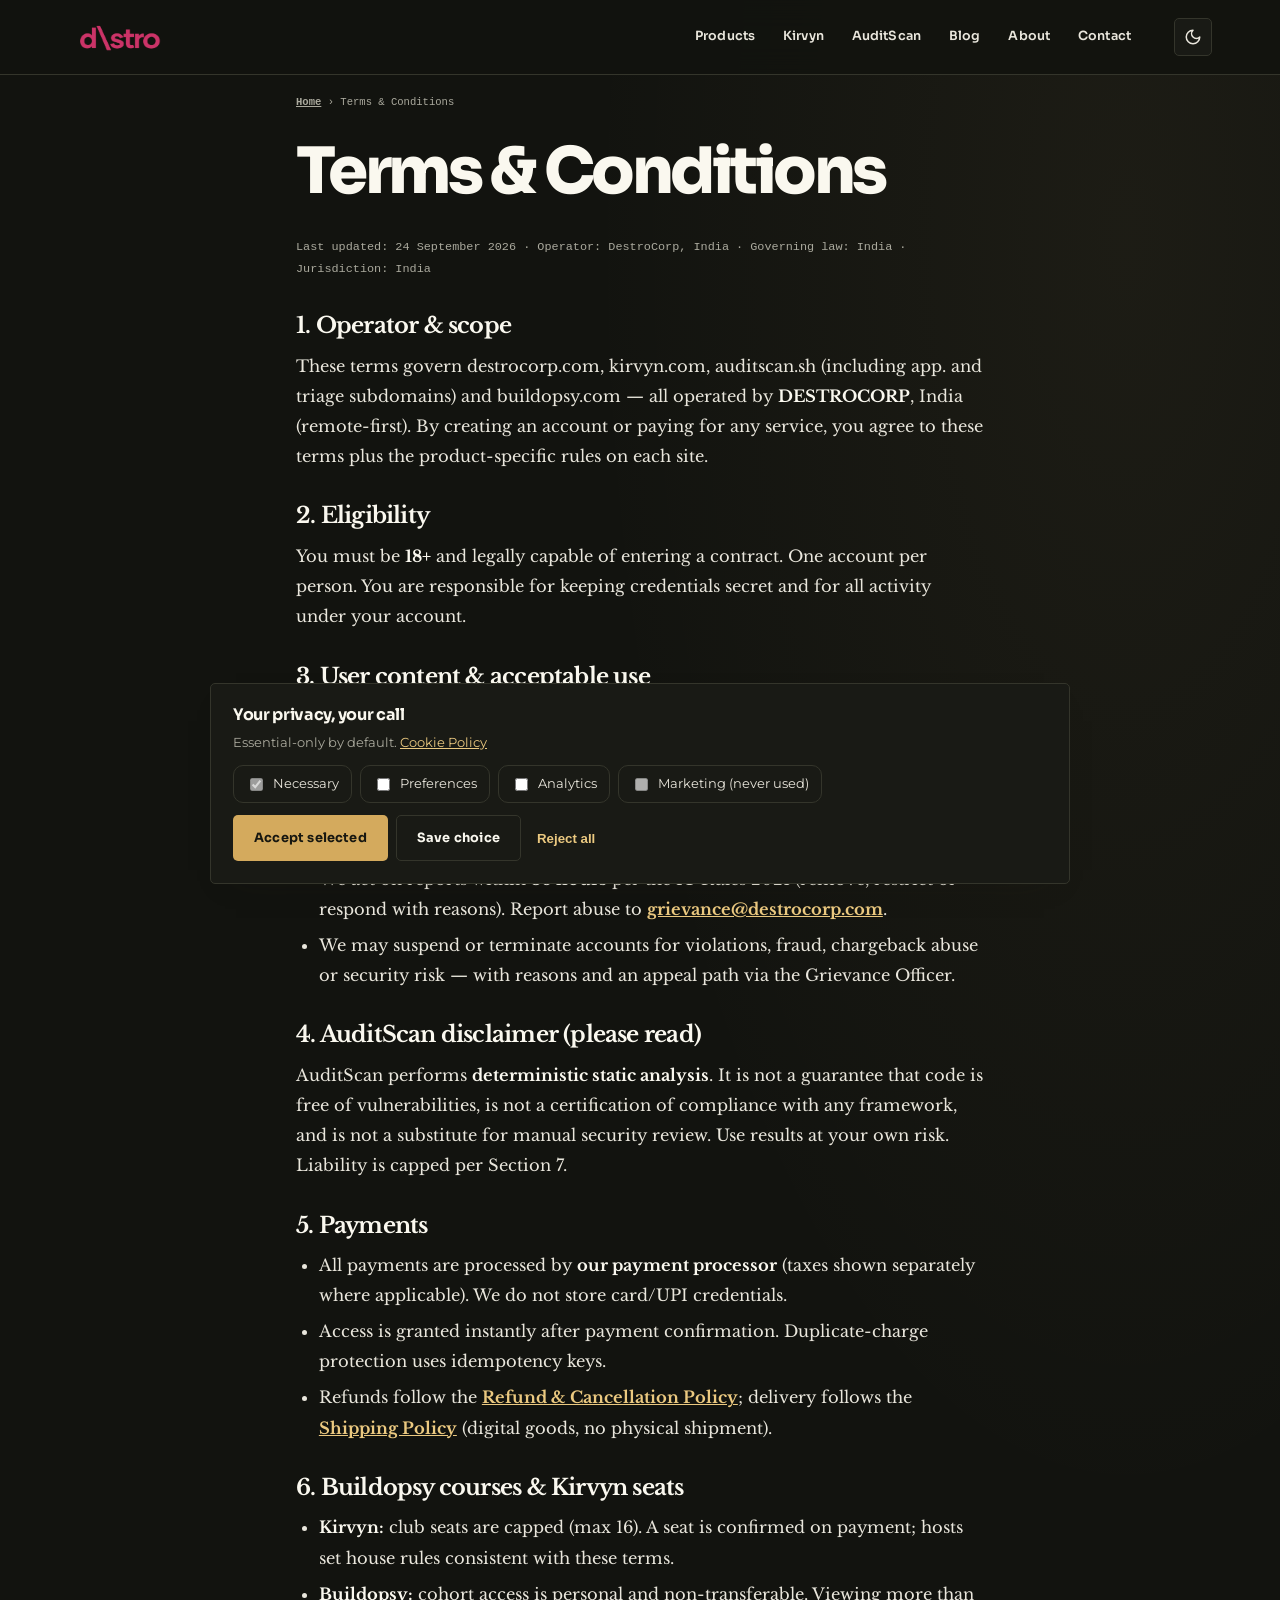
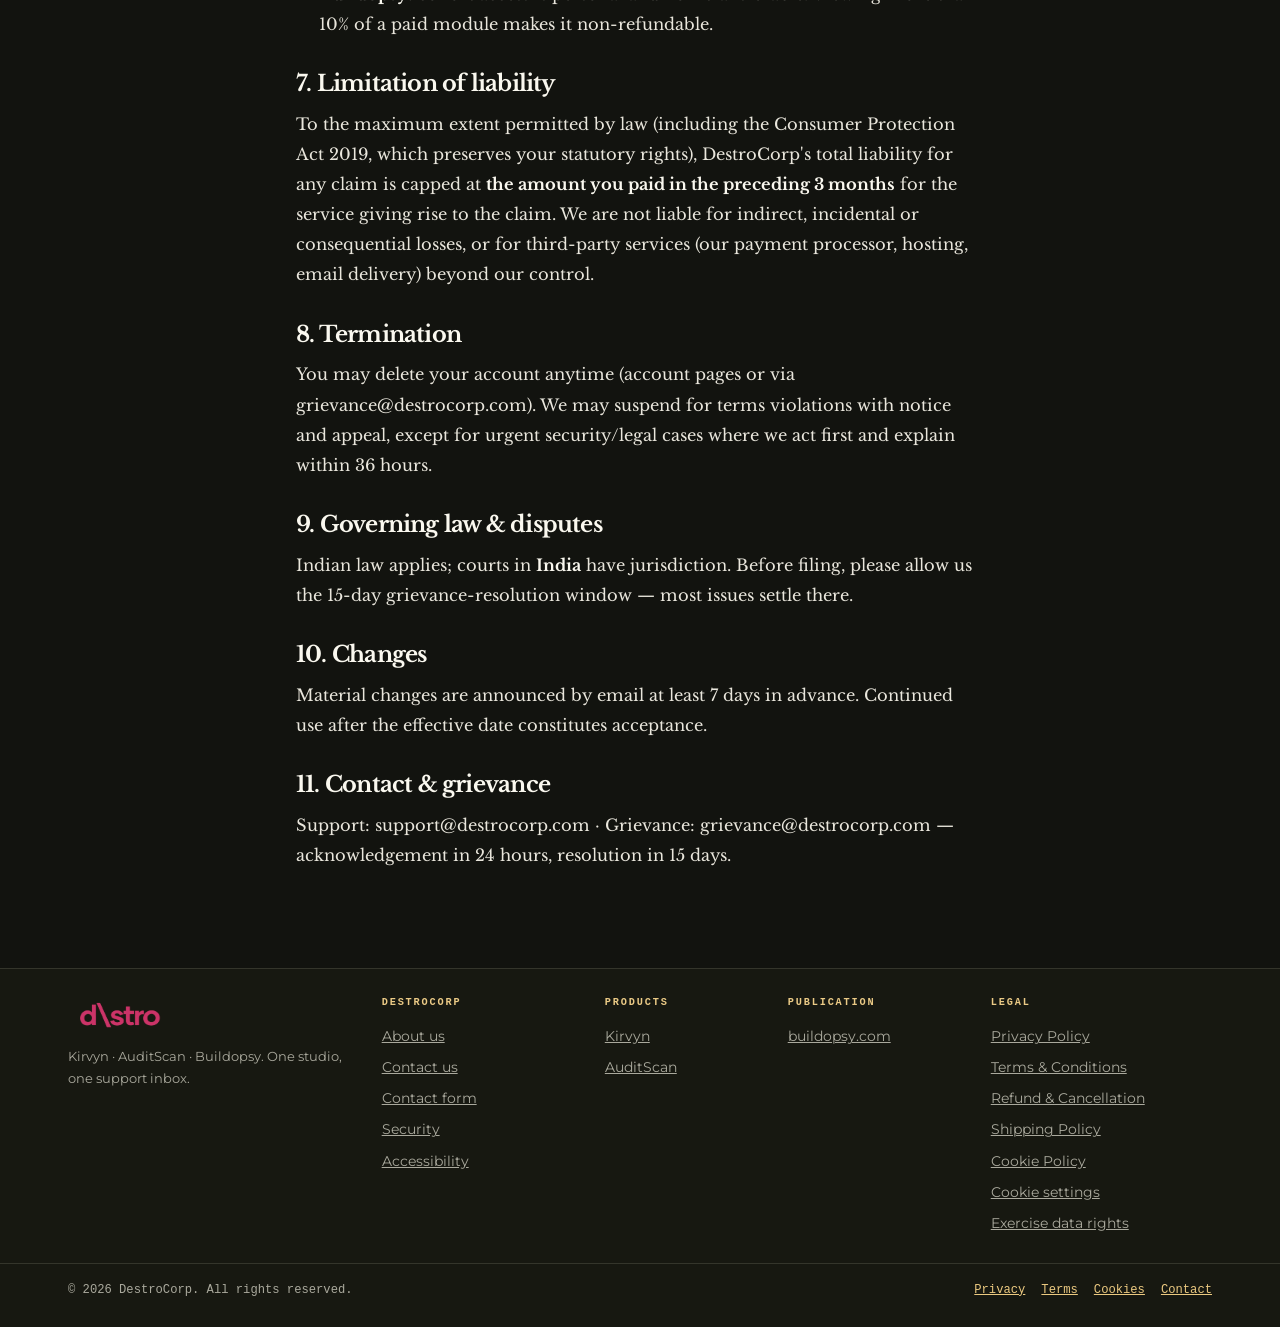
<file: terms.html>
<!doctype html>
<html lang="en">
<head>
  <meta charset="utf-8">
  <meta name="viewport" content="width=device-width, initial-scale=1, viewport-fit=cover">
  <meta name="color-scheme" content="dark light">
  <title>Terms & Conditions — DestroCorp</title>
  <meta name="description" content="DestroCorp Terms: eligibility, acceptable use, secure payments, AuditScan disclaimer, liability cap and governing law.">
  <link rel="canonical" href="https://destrocorp.com/terms.html">
  <meta name="robots" content="index, follow">
  <meta name="theme-color" content="#12130f">
  <meta property="og:type" content="website"><meta property="og:site_name" content="DestroCorp">
  <meta property="og:title" content="Terms &amp; Conditions — DestroCorp">
  <meta property="og:description" content="Eligibility, acceptable use, payments, AuditScan disclaimer and liability cap.">
  <meta property="og:url" content="https://destrocorp.com/terms.html">
  <meta property="og:image" content="https://destrocorp.com/assets/img/og-cover.png">
  <meta property="og:image:alt" content="DestroCorp">
  <meta property="og:image:width" content="1200">
  <meta property="og:image:height" content="630">
  <meta name="twitter:card" content="summary">
  <meta name="twitter:title" content="Terms &amp; Conditions — DestroCorp">
  <link rel="icon" type="image/png" href="assets/img/new-img.png">
  <link rel="apple-touch-icon" href="assets/img/logo-512.png">
  <link rel="manifest" href="manifest.webmanifest">
  <script>if(localStorage.getItem('dc-theme')!=='light')document.documentElement.classList.add('dark');</script>
  <link rel="stylesheet" href="assets/css/main.css">
</head>
<body>
<a class="skip" href="#main">Skip to content</a>
<header class="site-header"><div class="wrap nav" role="navigation" aria-label="Primary">
  <a class="brandmark" href="index.html"><img class="logo-dark" src="assets/img/new-img.png" alt="DestroCorp home" width="190" height="38" /><img class="logo-light" src="assets/img/logo.svg" alt="DestroCorp home" width="190" height="38" aria-hidden="true" /></a>
  <button class="iconbtn" id="themeToggle" title="Toggle light/dark theme" aria-label="Toggle theme"><svg class="ic-sun" viewBox="0 0 24 24" fill="none" stroke="currentColor" stroke-width="2" stroke-linecap="round" stroke-linejoin="round" aria-hidden="true"><circle cx="12" cy="12" r="4"/><path d="M12 2v2M12 20v2M4.9 4.9l1.4 1.4M17.7 17.7l1.4 1.4M2 12h2M20 12h2M4.9 19.1l1.4-1.4M17.7 6.3l1.4-1.4"/></svg><svg class="ic-moon" viewBox="0 0 24 24" fill="none" stroke="currentColor" stroke-width="2" stroke-linecap="round" stroke-linejoin="round" style="display:none" aria-hidden="true"><path d="M12 3a6 6 0 0 0 9 9 9 9 0 1 1-9-9Z"/></svg></button><button class="nav-toggle" aria-expanded="false" aria-controls="primary-nav" aria-label="Open menu"><span></span><span></span><span></span></button><nav class="nav-links" id="primary-nav" aria-label="Sections"><a href="index.html#brands">Products</a><a href="brands/kirvyn.html">Kirvyn</a><a href="brands/auditscan.html">AuditScan</a><a href="index.html#publication">Blog</a><a href="about.html">About</a><a href="contact.html">Contact</a></nav>
</div></header>
<main id="main"><div class="wrap prose">
  <p class="crumb"><a href="index.html">Home</a> › Terms &amp; Conditions</p>
  <h1 class="page-title">Terms &amp; Conditions</h1>
  <p class="updated">Last updated: 24 September 2026 · Operator: DestroCorp, India · Governing law: India · Jurisdiction: India</p>

  <h2>1. Operator &amp; scope</h2>
  <p>These terms govern destrocorp.com, kirvyn.com, auditscan.sh (including app. and triage subdomains) and buildopsy.com — all operated by <strong>DESTROCORP</strong>, India (remote-first). By creating an account or paying for any service, you agree to these terms plus the product-specific rules on each site.</p>

  <h2>2. Eligibility</h2>
  <p>You must be <strong>18+</strong> and legally capable of entering a contract. One account per person. You are responsible for keeping credentials secret and for all activity under your account.</p>

  <h2>3. User content &amp; acceptable use</h2>
  <ul>
    <li>You own the content you post; you grant DestroCorp a limited licence to host, display and transmit it to operate the service.</li>
    <li>Prohibited: illegal content, harassment, hate speech, sexual content involving minors, spam, malware, scraping at abusive rates, impersonation, or anything violating the IT Act 2000 / IT Rules 2021.</li>
    <li>We act on reports within <strong>36 hours</strong> per the IT Rules 2021 (remove, restrict or respond with reasons). Report abuse to <a href="mailto:grievance@destrocorp.com">grievance@destrocorp.com</a>.</li>
    <li>We may suspend or terminate accounts for violations, fraud, chargeback abuse or security risk — with reasons and an appeal path via the Grievance Officer.</li>
  </ul>

  <h2>4. AuditScan disclaimer (please read)</h2>
  <p>AuditScan performs <strong>deterministic static analysis</strong>. It is not a guarantee that code is free of vulnerabilities, is not a certification of compliance with any framework, and is not a substitute for manual security review. Use results at your own risk. Liability is capped per Section 7.</p>

  <h2>5. Payments</h2>
  <ul>
    <li>All payments are processed by <strong>our payment processor</strong> (taxes shown separately where applicable). We do not store card/UPI credentials.</li>
    <li>Access is granted instantly after payment confirmation. Duplicate-charge protection uses idempotency keys.</li>
    <li>Refunds follow the <a href="refunds.html">Refund &amp; Cancellation Policy</a>; delivery follows the <a href="shipping.html">Shipping Policy</a> (digital goods, no physical shipment).</li>
  </ul>

  <h2>6. Buildopsy courses &amp; Kirvyn seats</h2>
  <ul>
    <li><strong>Kirvyn:</strong> club seats are capped (max 16). A seat is confirmed on payment; hosts set house rules consistent with these terms.</li>
    <li><strong>Buildopsy:</strong> cohort access is personal and non-transferable. Viewing more than 10% of a paid module makes it non-refundable.</li>
  </ul>

  <h2>7. Limitation of liability</h2>
  <p>To the maximum extent permitted by law (including the Consumer Protection Act 2019, which preserves your statutory rights), DestroCorp's total liability for any claim is capped at <strong>the amount you paid in the preceding 3 months</strong> for the service giving rise to the claim. We are not liable for indirect, incidental or consequential losses, or for third-party services (our payment processor, hosting, email delivery) beyond our control.</p>

  <h2>8. Termination</h2>
  <p>You may delete your account anytime (account pages or via grievance@destrocorp.com). We may suspend for terms violations with notice and appeal, except for urgent security/legal cases where we act first and explain within 36 hours.</p>

  <h2>9. Governing law &amp; disputes</h2>
  <p>Indian law applies; courts in <strong>India</strong> have jurisdiction. Before filing, please allow us the 15-day grievance-resolution window — most issues settle there.</p>

  <h2>10. Changes</h2>
  <p>Material changes are announced by email at least 7 days in advance. Continued use after the effective date constitutes acceptance.</p>

  <h2>11. Contact &amp; grievance</h2>
  <p>Support: support@destrocorp.com · Grievance: grievance@destrocorp.com — acknowledgement in 24 hours, resolution in 15 days.</p>
</div></main>
<footer class="site" role="contentinfo"><div class="wrap foot-grid">
  <div class="foot-brand">
    <a href="index.html" aria-label="DestroCorp home"><img src="assets/img/new-img.png" alt="DestroCorp" width="160" height="34" loading="lazy"></a>
    <p>Kirvyn · AuditScan · Buildopsy. One studio, one support inbox.</p>
  </div>
  <div><h4>DestroCorp</h4><ul><li><a href="about.html">About us</a></li><li><a href="contact.html">Contact us</a></li><li><a href="https://forms.gle/A5ELMMrSGKV3499J6" rel="noopener">Contact form</a></li><li><a href="security.html">Security</a></li><li><a href="accessibility.html">Accessibility</a></li></ul></div>
  <div><h4>Products</h4><ul><li><a href="brands/kirvyn.html">Kirvyn</a></li><li><a href="brands/auditscan.html">AuditScan</a></li></ul></div>
  <div><h4>Publication</h4><ul><li><a href="https://buildopsy.com" rel="noopener">buildopsy.com</a></li></ul></div>
  <div><h4>Legal</h4><ul><li><a href="privacy.html">Privacy Policy</a></li><li><a href="terms.html">Terms &amp; Conditions</a></li><li><a href="refunds.html">Refund &amp; Cancellation</a></li><li><a href="shipping.html">Shipping Policy</a></li><li><a href="cookies.html">Cookie Policy</a></li><li><a href="#" data-open-consent>Cookie settings</a></li><li><a href="contact.html#dsr">Exercise data rights</a></li></ul></div>

</div><div class="foot-base"><div class="wrap"><p>© <span data-year>2026</span> DestroCorp. All rights reserved.</p><nav aria-label="Legal"><a href="privacy.html">Privacy</a><a href="terms.html">Terms</a><a href="cookies.html">Cookies</a><a href="contact.html">Contact</a></nav></div></div></footer>
<div id="consent" role="dialog" aria-live="polite" aria-label="Cookie consent"><div class="consent-card"><h2>Your privacy, your call</h2><p>Essential-only by default. <a href="cookies.html">Cookie Policy</a></p><p id="c-dnt" hidden><strong>DNT/GPC detected</strong> — optional categories stay off.</p><div class="consent-row"><label><input type="checkbox" checked disabled> Necessary</label><label><input type="checkbox" id="c-pref"> Preferences</label><label><input type="checkbox" id="c-an"> Analytics</label><label><input type="checkbox" id="c-mkt" disabled> Marketing (never used)</label></div><div class="consent-row" style="margin-top:12px"><button class="btn btn-sm" id="c-accept" type="button">Accept selected</button><button class="btn btn-sm btn-ghost" id="c-save" type="button">Save choice</button><button class="link-btn" id="c-reject" type="button">Reject all</button></div></div></div>
<script src="assets/js/main.js" defer></script>
</body>
</html>
</file>
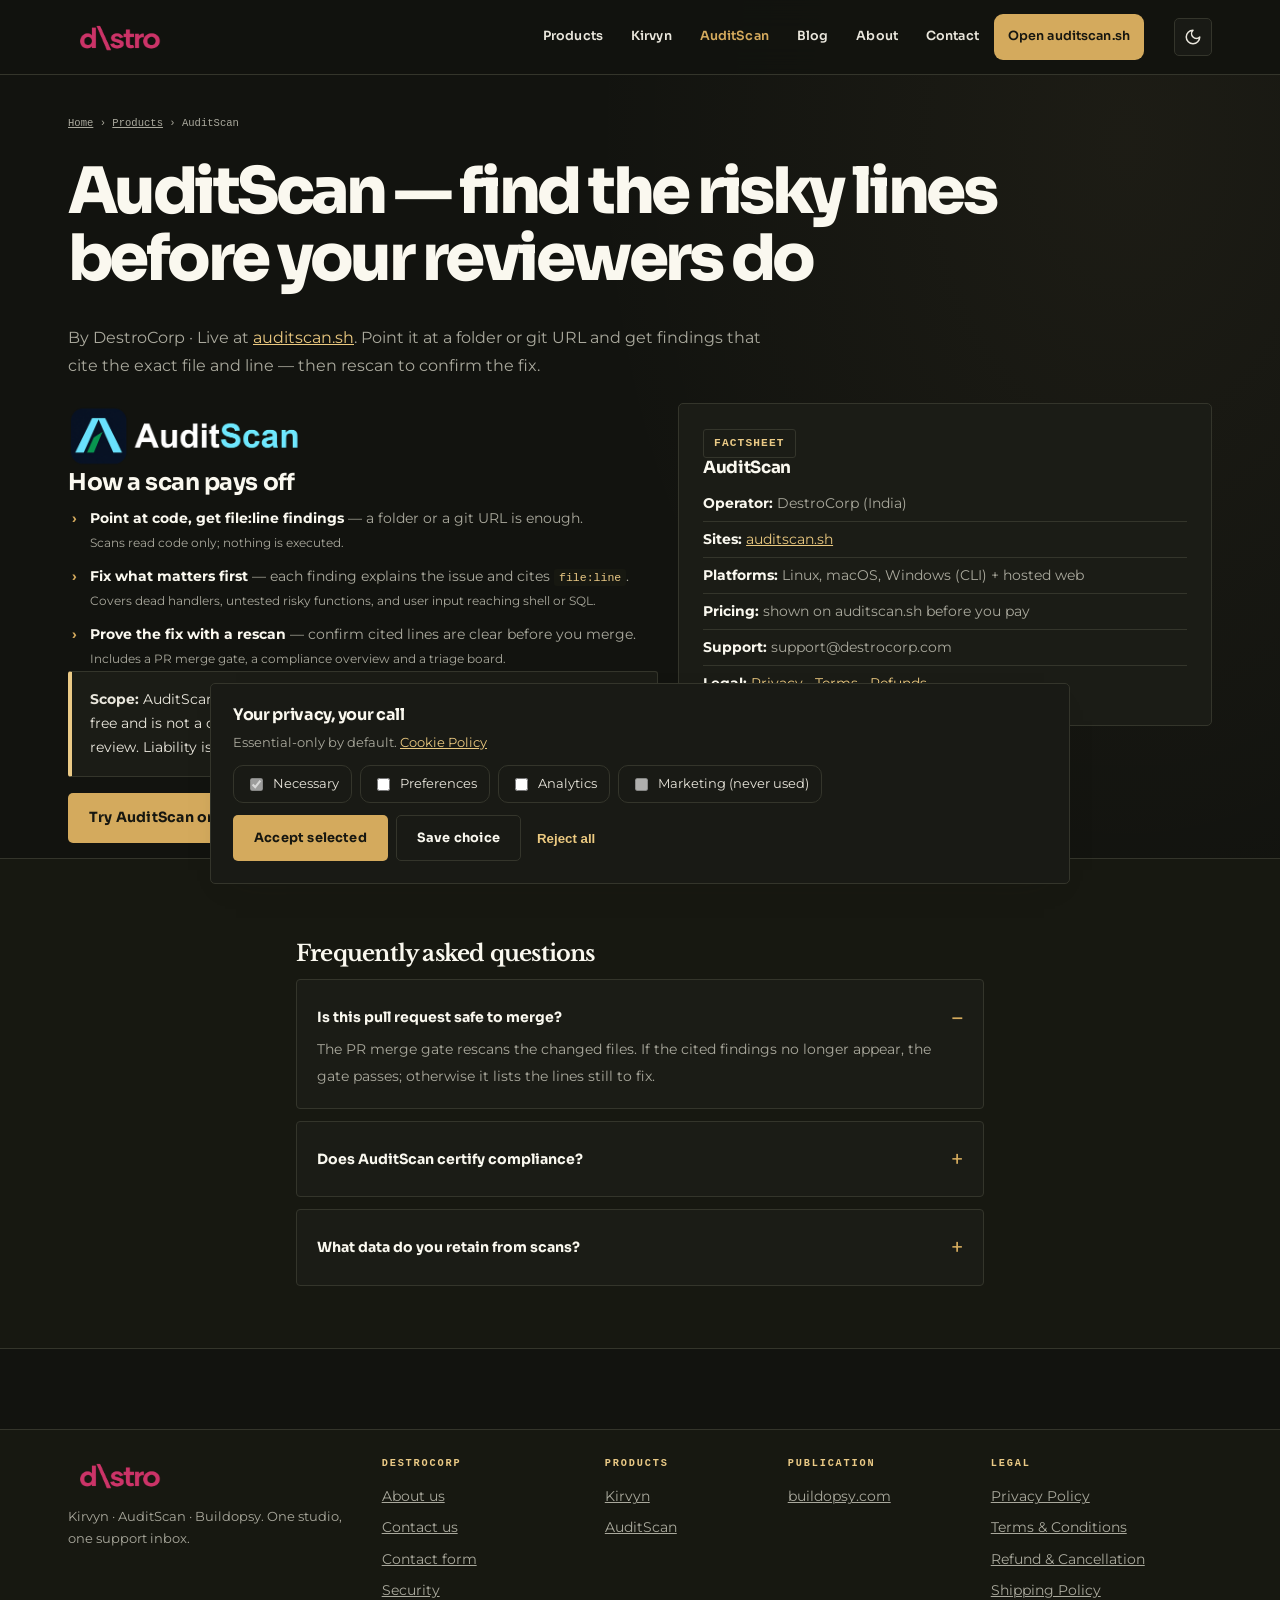
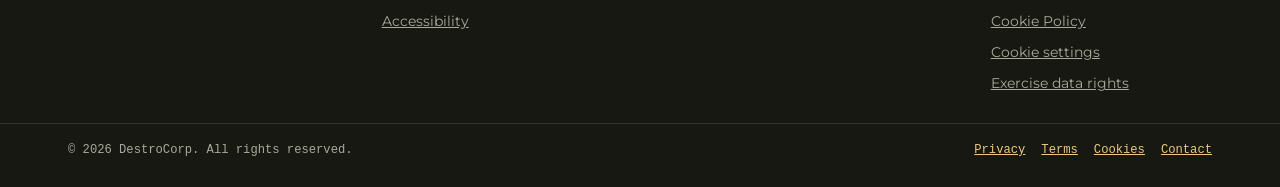
<file: brands/auditscan.html>
<!doctype html>
<html lang="en">
<head>
  <meta charset="utf-8">
  <meta name="viewport" content="width=device-width, initial-scale=1, viewport-fit=cover">
  <meta name="color-scheme" content="dark light">
  <title>AuditScan — Code Audits with File-Line Evidence | DestroCorp</title>
  <meta name="description" content="AuditScan by DestroCorp: static code audits for folders and git repos. Findings cite file and line numbers, with rescan checks.">
  <link rel="canonical" href="https://destrocorp.com/brands/auditscan.html">
  <meta name="robots" content="index, follow, max-image-preview:large">
  <meta name="theme-color" content="#12130f">
  <meta property="og:type" content="website">
  <meta property="og:site_name" content="DestroCorp">
  <meta property="og:title" content="AuditScan — Code Audits with File-Line Evidence">
  <meta property="og:description" content="Static code audits for folders and git repos. Findings cite file and line numbers, with rescan checks.">
  <meta property="og:url" content="https://destrocorp.com/brands/auditscan.html">
  <meta property="og:image" content="https://destrocorp.com/assets/img/og-cover.png">
  <meta property="og:image:alt" content="AuditScan by DestroCorp">
  <meta property="og:image:width" content="1200">
  <meta property="og:image:height" content="630">
  <meta name="twitter:card" content="summary_large_image">
  <meta name="twitter:title" content="AuditScan — Code Audits with File-Line Evidence">
  <meta name="twitter:description" content="Static code audits. Findings cite file and line numbers, with rescan checks.">
  <meta name="twitter:image" content="https://destrocorp.com/assets/img/og-cover.png">
  <meta name="twitter:image:alt" content="AuditScan by DestroCorp">
  <link rel="icon" type="image/png" href="../assets/img/new-img.png">
  <link rel="apple-touch-icon" href="../assets/img/logo-512.png">
  <link rel="manifest" href="../manifest.webmanifest">
  <script>if(localStorage.getItem('dc-theme')!=='light')document.documentElement.classList.add('dark');</script>
  <link rel="stylesheet" href="../assets/css/main.css">
  <script type="application/ld+json">
  {"@context":"https://schema.org","@type":"SoftwareApplication","name":"AuditScan","url":"https://destrocorp.com/brands/auditscan.html","applicationCategory":"DeveloperApplication","operatingSystem":"Linux, macOS, Windows","description":"Static code audits for folders and git repos, with file-and-line evidence and rescan checks.","publisher":{"@type":"Organization","name":"DestroCorp","url":"https://destrocorp.com/"},"offers":{"@type":"Offer","priceCurrency":"INR","availability":"https://schema.org/InStock","url":"https://auditscan.sh"}}
  </script>
  <script type="application/ld+json">
  {"@context":"https://schema.org","@type":"BreadcrumbList","itemListElement":[{"@type":"ListItem","position":1,"name":"Home","item":"https://destrocorp.com/"},{"@type":"ListItem","position":2,"name":"AuditScan","item":"https://destrocorp.com/brands/auditscan.html"}]}
  </script>
  <script type="application/ld+json">
  {"@context":"https://schema.org","@type":"FAQPage","mainEntity":[
    {"@type":"Question","name":"Is this pull request safe to merge?","acceptedAnswer":{"@type":"Answer","text":"The PR merge gate rescans the changed files. If the cited findings no longer appear, the gate passes; otherwise it lists the lines still to fix."}},
    {"@type":"Question","name":"Does AuditScan certify compliance?","acceptedAnswer":{"@type":"Answer","text":"No. It shows which parts of common frameworks relate to your code and links each item to a file and line. It is not a certification or legal opinion."}},
    {"@type":"Question","name":"What data do you retain from scans?","acceptedAnswer":{"@type":"Answer","text":"Repository file names and scan results, retained until you delete them. Request erasure anytime via grievance@destrocorp.com."}}]}
  </script>
</head>
<body>
<a class="skip" href="#main">Skip to content</a>
<header class="site-header"><div class="wrap nav" role="navigation" aria-label="Primary">
  <a class="brandmark" href="../index.html"><img class="logo-dark" src="../assets/img/new-img.png" alt="DestroCorp home" width="190" height="38" /><img class="logo-light" src="../assets/img/logo.svg" alt="DestroCorp home" width="190" height="38" aria-hidden="true" /></a>
  <button class="iconbtn" id="themeToggle" title="Toggle light/dark theme" aria-label="Toggle theme"><svg class="ic-sun" viewBox="0 0 24 24" fill="none" stroke="currentColor" stroke-width="2" stroke-linecap="round" stroke-linejoin="round" aria-hidden="true"><circle cx="12" cy="12" r="4"/><path d="M12 2v2M12 20v2M4.9 4.9l1.4 1.4M17.7 17.7l1.4 1.4M2 12h2M20 12h2M4.9 19.1l1.4-1.4M17.7 6.3l1.4-1.4"/></svg><svg class="ic-moon" viewBox="0 0 24 24" fill="none" stroke="currentColor" stroke-width="2" stroke-linecap="round" stroke-linejoin="round" style="display:none" aria-hidden="true"><path d="M12 3a6 6 0 0 0 9 9 9 9 0 1 1-9-9Z"/></svg></button><button class="nav-toggle" aria-expanded="false" aria-controls="primary-nav" aria-label="Open menu"><span></span><span></span><span></span></button><nav class="nav-links" id="primary-nav" aria-label="Sections"><a href="../index.html#brands">Products</a><a href="kirvyn.html">Kirvyn</a><a href="auditscan.html" aria-current="page">AuditScan</a><a href="../index.html#publication">Blog</a><a href="../about.html">About</a><a href="../contact.html">Contact</a><a class="btn btn-sm" href="https://auditscan.sh" rel="noopener">Open auditscan.sh</a></nav>
</div></header>
<main id="main"><div class="wrap">
  <p class="crumb"><a href="../index.html">Home</a> › <a href="../index.html#brands">Products</a> › AuditScan</p>
  <h1 class="page-title">AuditScan — find the risky lines before your reviewers do</h1>
  <p class="sec-sub">By DestroCorp · Live at <a href="https://auditscan.sh">auditscan.sh</a>. Point it at a folder or git URL and get findings that cite the exact file and line — then rescan to confirm the fix.</p>
  <div class="split">
    <div>
      <img src="../assets/img/brands/auditscan-logo.png" alt="AuditScan logo" width="320" loading="lazy" class="brand-hero">
      <h2>How a scan pays off</h2>
      <ul class="check">
        <li><strong>Point at code, get file:line findings</strong> — a folder or a git URL is enough.<br><small>Scans read code only; nothing is executed.</small></li>
        <li><strong>Fix what matters first</strong> — each finding explains the issue and cites <code>file:line</code>.<br><small>Covers dead handlers, untested risky functions, and user input reaching shell or SQL.</small></li>
        <li><strong>Prove the fix with a rescan</strong> — confirm cited lines are clear before you merge.<br><small>Includes a PR merge gate, a compliance overview and a triage board.</small></li>
      </ul>
      <div class="notice"><strong>Scope:</strong> AuditScan is static analysis. It does not guarantee code is vulnerability-free and is not a compliance certification. It does not replace manual security review. Liability is capped to fees paid (see <a href="../terms.html">Terms</a>).</div>
      <p style="margin-top:16px"><a class="btn" href="https://auditscan.sh" rel="noopener">Try AuditScan on auditscan.sh →</a>
      <a class="btn btn-ghost" href="../contact.html">Ask about team use →</a></p>
    </div>
    <aside class="card"><span class="tag">Factsheet</span><h3>AuditScan</h3>
      <ul class="meta-list">
        <li><strong>Operator:</strong> DestroCorp (India)</li>
        <li><strong>Sites:</strong> <a href="https://auditscan.sh">auditscan.sh</a></li>
        <li><strong>Platforms:</strong> Linux, macOS, Windows (CLI) + hosted web</li>
        <li><strong>Pricing:</strong> shown on auditscan.sh before you pay</li>
        <li><strong>Support:</strong> support@destrocorp.com</li>
        <li><strong>Legal:</strong> <a href="../privacy.html">Privacy</a> · <a href="../terms.html">Terms</a> · <a href="../refunds.html">Refunds</a></li>
      </ul>
    </aside>
  </div>
</div>
<section class="block alt"><div class="wrap prose">
  <h2>Frequently asked questions</h2>
  <details class="faq" open><summary>Is this pull request safe to merge?</summary><p>The PR merge gate rescans the changed files. If the cited findings no longer appear, the gate passes; otherwise it lists the lines still to fix.</p></details>
  <details class="faq"><summary>Does AuditScan certify compliance?</summary><p>No. It shows which parts of common frameworks relate to your code and links each item to a file and line. It is not a certification or legal opinion.</p></details>
  <details class="faq"><summary>What data do you retain from scans?</summary><p>Repository file names and scan results, retained until you delete them. Request erasure anytime via <a href="mailto:grievance@destrocorp.com">grievance@destrocorp.com</a>.</p></details>
</div></section></main>
<footer class="site" role="contentinfo"><div class="wrap foot-grid">
  <div class="foot-brand">
    <a href="../index.html" aria-label="DestroCorp home"><img src="../assets/img/new-img.png" alt="DestroCorp" width="160" height="34" loading="lazy"></a>
    <p>Kirvyn · AuditScan · Buildopsy. One studio, one support inbox.</p>
  </div>
  <div><h4>DestroCorp</h4><ul><li><a href="../about.html">About us</a></li><li><a href="../contact.html">Contact us</a></li><li><a href="https://forms.gle/A5ELMMrSGKV3499J6" rel="noopener">Contact form</a></li><li><a href="../security.html">Security</a></li><li><a href="../accessibility.html">Accessibility</a></li></ul></div>
  <div><h4>Products</h4><ul><li><a href="kirvyn.html">Kirvyn</a></li><li><a href="auditscan.html" aria-current="page">AuditScan</a></li></ul></div>
  <div><h4>Publication</h4><ul><li><a href="https://buildopsy.com" rel="noopener">buildopsy.com</a></li></ul></div>
  <div><h4>Legal</h4><ul><li><a href="../privacy.html">Privacy Policy</a></li><li><a href="../terms.html">Terms &amp; Conditions</a></li><li><a href="../refunds.html">Refund &amp; Cancellation</a></li><li><a href="../shipping.html">Shipping Policy</a></li><li><a href="../cookies.html">Cookie Policy</a></li><li><a href="#" data-open-consent>Cookie settings</a></li><li><a href="../contact.html#dsr">Exercise data rights</a></li></ul></div>

</div><div class="foot-base"><div class="wrap"><p>© <span data-year>2026</span> DestroCorp. All rights reserved.</p><nav aria-label="Legal"><a href="../privacy.html">Privacy</a><a href="../terms.html">Terms</a><a href="../cookies.html">Cookies</a><a href="../contact.html">Contact</a></nav></div></div></footer>
<div id="consent" role="dialog" aria-live="polite" aria-label="Cookie consent"><div class="consent-card"><h2>Your privacy, your call</h2><p>Essential-only by default. <a href="../cookies.html">Cookie Policy</a></p><p id="c-dnt" hidden><strong>DNT/GPC detected</strong> — optional categories stay off.</p><div class="consent-row"><label><input type="checkbox" checked disabled> Necessary</label><label><input type="checkbox" id="c-pref"> Preferences</label><label><input type="checkbox" id="c-an"> Analytics</label><label><input type="checkbox" id="c-mkt" disabled> Marketing (never used)</label></div><div class="consent-row" style="margin-top:12px"><button class="btn btn-sm" id="c-accept" type="button">Accept selected</button><button class="btn btn-sm btn-ghost" id="c-save" type="button">Save choice</button><button class="link-btn" id="c-reject" type="button">Reject all</button></div></div></div>
<script src="../assets/js/main.js" defer></script>
</body>
</html>
</file>
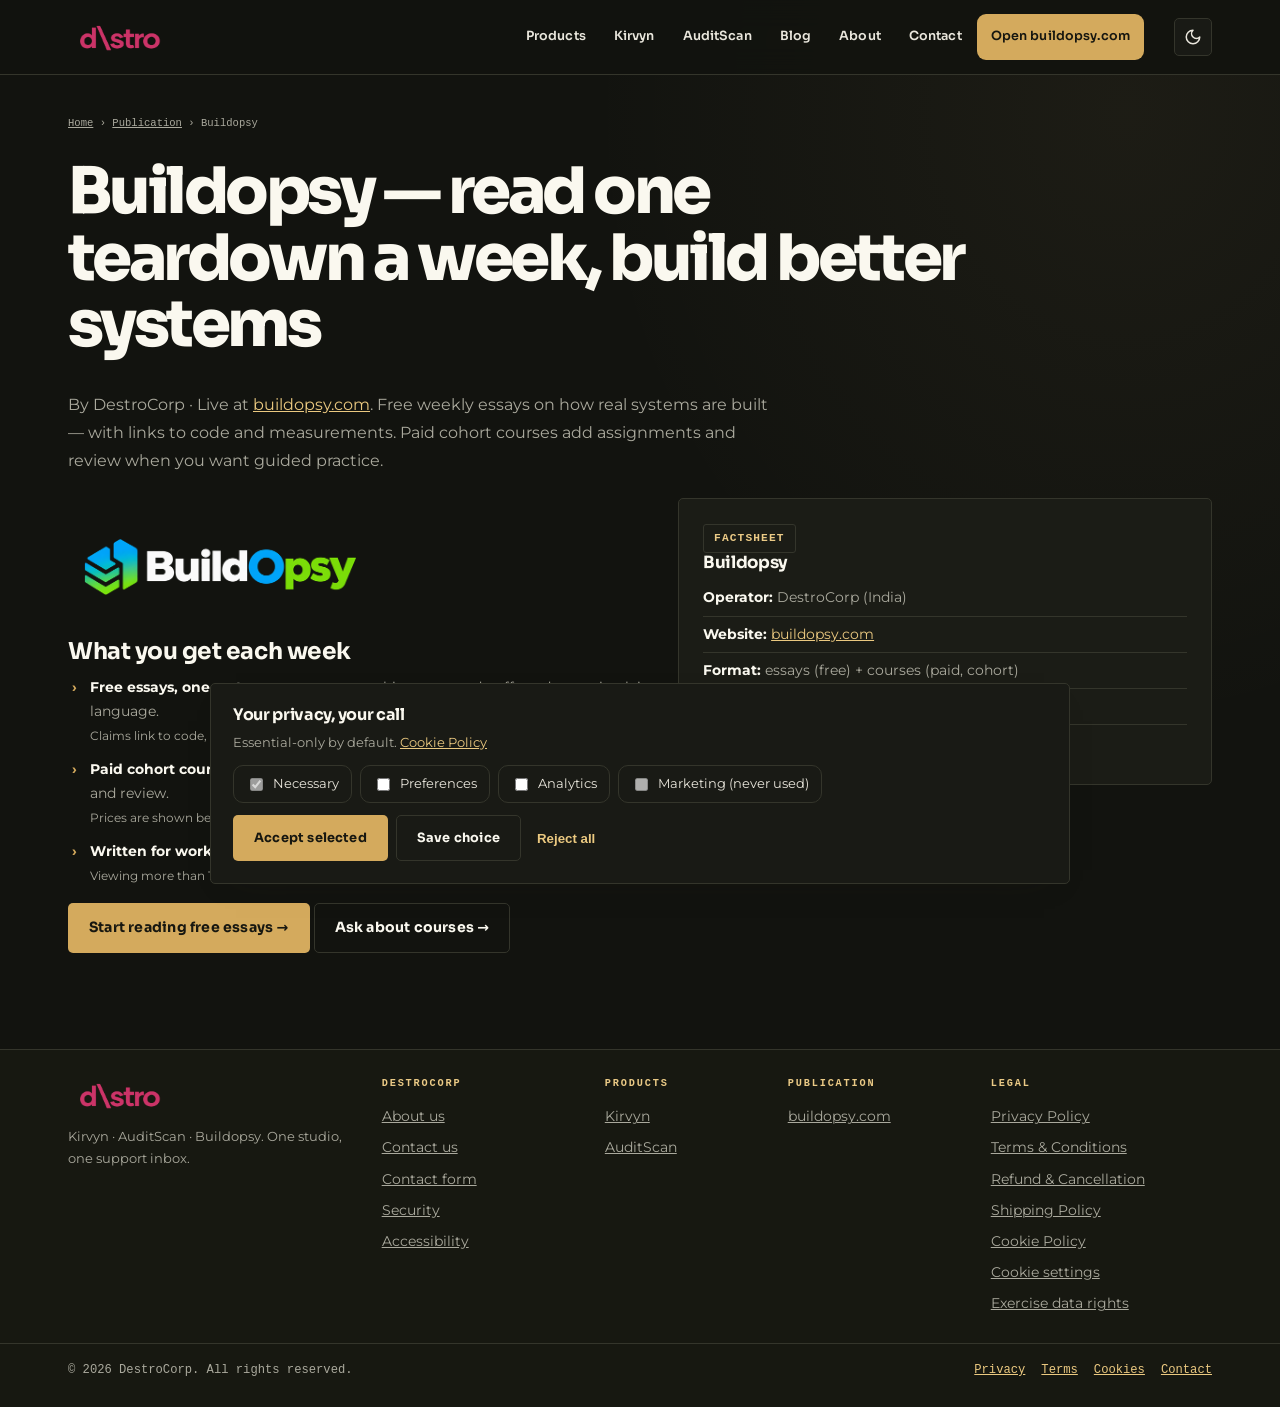
<file: brands/buildopsy.html>
<!doctype html>
<html lang="en">
<head>
  <meta charset="utf-8">
  <meta name="viewport" content="width=device-width, initial-scale=1, viewport-fit=cover">
  <meta name="color-scheme" content="dark light">
  <title>Buildopsy — Systems-Design Publication and Courses | DestroCorp</title>
  <meta name="description" content="Buildopsy by DestroCorp: a systems-design publication with free weekly essays and short paid courses for engineers.">
  <link rel="canonical" href="https://destrocorp.com/brands/buildopsy.html">
  <meta name="robots" content="index, follow, max-image-preview:large">
  <meta name="theme-color" content="#12130f">
  <meta property="og:type" content="website">
  <meta property="og:site_name" content="DestroCorp">
  <meta property="og:title" content="Buildopsy — Systems-Design Publication and Courses">
  <meta property="og:description" content="Free weekly essays on real architectures, plus short paid courses for engineers.">
  <meta property="og:url" content="https://destrocorp.com/brands/buildopsy.html">
  <meta property="og:image" content="https://destrocorp.com/assets/img/og-cover.png">
  <meta property="og:image:alt" content="Buildopsy by DestroCorp">
  <meta property="og:image:width" content="1200">
  <meta property="og:image:height" content="630">
  <meta name="twitter:card" content="summary_large_image">
  <meta name="twitter:title" content="Buildopsy — Systems-Design Publication and Courses">
  <meta name="twitter:description" content="Free weekly essays on real architectures, plus short paid courses.">
  <meta name="twitter:image" content="https://destrocorp.com/assets/img/og-cover.png">
  <meta name="twitter:image:alt" content="Buildopsy by DestroCorp">
  <link rel="icon" type="image/png" href="../assets/img/new-img.png">
  <link rel="apple-touch-icon" href="../assets/img/logo-512.png">
  <link rel="manifest" href="../manifest.webmanifest">
  <script>if(localStorage.getItem('dc-theme')!=='light')document.documentElement.classList.add('dark');</script>
  <link rel="stylesheet" href="../assets/css/main.css">
  <script type="application/ld+json">
  {"@context":"https://schema.org","@type":"CreativeWork","name":"Buildopsy","url":"https://destrocorp.com/brands/buildopsy.html","description":"Systems-design publication with free essays and paid courses.","publisher":{"@type":"Organization","name":"DestroCorp","url":"https://destrocorp.com/"}}
  </script>
  <script type="application/ld+json">
  {"@context":"https://schema.org","@type":"BreadcrumbList","itemListElement":[{"@type":"ListItem","position":1,"name":"Home","item":"https://destrocorp.com/"},{"@type":"ListItem","position":2,"name":"Buildopsy","item":"https://destrocorp.com/brands/buildopsy.html"}]}
  </script>
</head>
<body>
<a class="skip" href="#main">Skip to content</a>
<header class="site-header"><div class="wrap nav" role="navigation" aria-label="Primary">
  <a class="brandmark" href="../index.html"><img class="logo-dark" src="../assets/img/new-img.png" alt="DestroCorp home" width="190" height="38" /><img class="logo-light" src="../assets/img/logo.svg" alt="DestroCorp home" width="190" height="38" aria-hidden="true" /></a>
  <button class="iconbtn" id="themeToggle" title="Toggle light/dark theme" aria-label="Toggle theme"><svg class="ic-sun" viewBox="0 0 24 24" fill="none" stroke="currentColor" stroke-width="2" stroke-linecap="round" stroke-linejoin="round" aria-hidden="true"><circle cx="12" cy="12" r="4"/><path d="M12 2v2M12 20v2M4.9 4.9l1.4 1.4M17.7 17.7l1.4 1.4M2 12h2M20 12h2M4.9 19.1l1.4-1.4M17.7 6.3l1.4-1.4"/></svg><svg class="ic-moon" viewBox="0 0 24 24" fill="none" stroke="currentColor" stroke-width="2" stroke-linecap="round" stroke-linejoin="round" aria-hidden="true"><path d="M12 3a6 6 0 0 0 9 9 9 9 0 1 1-9-9Z"/></svg></button><button class="nav-toggle" aria-expanded="false" aria-controls="primary-nav" aria-label="Open menu"><span></span><span></span><span></span></button><nav class="nav-links" id="primary-nav" aria-label="Sections"><a href="../index.html#brands">Products</a><a href="kirvyn.html">Kirvyn</a><a href="auditscan.html">AuditScan</a><a href="../index.html#publication">Blog</a><a href="../about.html">About</a><a href="../contact.html">Contact</a><a class="btn btn-sm" href="https://buildopsy.com" rel="noopener">Open buildopsy.com</a></nav>
</div></header>
<main id="main"><div class="wrap">
  <p class="crumb"><a href="../index.html">Home</a> › <a href="../index.html#publication">Publication</a> › Buildopsy</p>
  <h1 class="page-title">Buildopsy — read one teardown a week, build better systems</h1>
  <p class="sec-sub">By DestroCorp · Live at <a href="https://buildopsy.com">buildopsy.com</a>. Free weekly essays on how real systems are built — with links to code and measurements. Paid cohort courses add assignments and review when you want guided practice.</p>
  <div class="split">
    <div>
      <p><img class="brand-hero" src="../assets/img/brands/buildopsy-logo.png" alt="Buildopsy logo" width="320" loading="lazy"></p>
      <h2>What you get each week</h2>
      <ul class="check">
        <li><strong>Free essays, one system per essay</strong> — architecture, trade-offs and costs, in plain language.<br><small>Claims link to code, documentation or measurements.</small></li>
        <li><strong>Paid cohort courses for hands-on practice</strong> — small groups with assignments and review.<br><small>Prices are shown before payment; access opens after payment.</small></li>
        <li><strong>Written for working engineers</strong> — skip theory, see what was built and why.<br><small>Viewing more than 10% of a course module makes it non-refundable (see Refunds).</small></li>
      </ul>
      <p><a class="btn" href="https://buildopsy.com" rel="noopener">Start reading free essays →</a>
      <a class="btn btn-ghost" href="../contact.html">Ask about courses →</a></p>
    </div>
    <aside class="card"><span class="tag">Factsheet</span><h3>Buildopsy</h3>
      <ul class="meta-list">
        <li><strong>Operator:</strong> DestroCorp (India)</li>
        <li><strong>Website:</strong> <a href="https://buildopsy.com">buildopsy.com</a></li>
        <li><strong>Format:</strong> essays (free) + courses (paid, cohort)</li>
        <li><strong>Support:</strong> support@destrocorp.com</li>
        <li><strong>Legal:</strong> <a href="../privacy.html">Privacy</a> · <a href="../terms.html">Terms</a> · <a href="../refunds.html">Refunds</a></li>
      </ul>
    </aside>
  </div>
</div></main>
<footer class="site" role="contentinfo"><div class="wrap foot-grid">
  <div class="foot-brand">
    <a href="../index.html" aria-label="DestroCorp home"><img src="../assets/img/new-img.png" alt="DestroCorp" width="160" height="34" loading="lazy"></a>
    <p>Kirvyn · AuditScan · Buildopsy. One studio, one support inbox.</p>
  </div>
  <div><h4>DestroCorp</h4><ul><li><a href="../about.html">About us</a></li><li><a href="../contact.html">Contact us</a></li><li><a href="https://forms.gle/A5ELMMrSGKV3499J6" rel="noopener">Contact form</a></li><li><a href="../security.html">Security</a></li><li><a href="../accessibility.html">Accessibility</a></li></ul></div>
  <div><h4>Products</h4><ul><li><a href="kirvyn.html">Kirvyn</a></li><li><a href="auditscan.html">AuditScan</a></li></ul></div>
  <div><h4>Publication</h4><ul><li><a href="https://buildopsy.com" rel="noopener">buildopsy.com</a></li></ul></div>
  <div><h4>Legal</h4><ul><li><a href="../privacy.html">Privacy Policy</a></li><li><a href="../terms.html">Terms &amp; Conditions</a></li><li><a href="../refunds.html">Refund &amp; Cancellation</a></li><li><a href="../shipping.html">Shipping Policy</a></li><li><a href="../cookies.html">Cookie Policy</a></li><li><a href="#" data-open-consent>Cookie settings</a></li><li><a href="../contact.html#dsr">Exercise data rights</a></li></ul></div>

</div><div class="foot-base"><div class="wrap"><p>© <span data-year>2026</span> DestroCorp. All rights reserved.</p><nav aria-label="Legal"><a href="../privacy.html">Privacy</a><a href="../terms.html">Terms</a><a href="../cookies.html">Cookies</a><a href="../contact.html">Contact</a></nav></div></div></footer>
<div id="consent" role="dialog" aria-live="polite" aria-label="Cookie consent"><div class="consent-card"><h2>Your privacy, your call</h2><p>Essential-only by default. <a href="../cookies.html">Cookie Policy</a></p><p id="c-dnt" hidden><strong>DNT/GPC detected</strong> — optional categories stay off.</p><div class="consent-row"><label><input type="checkbox" checked disabled> Necessary</label><label><input type="checkbox" id="c-pref"> Preferences</label><label><input type="checkbox" id="c-an"> Analytics</label><label><input type="checkbox" id="c-mkt" disabled> Marketing (never used)</label></div><div class="consent-row" style="margin-top:12px"><button class="btn btn-sm" id="c-accept" type="button">Accept selected</button><button class="btn btn-sm btn-ghost" id="c-save" type="button">Save choice</button><button class="link-btn" id="c-reject" type="button">Reject all</button></div></div></div>
<script src="../assets/js/main.js" defer></script>
</body>
</html>
</file>
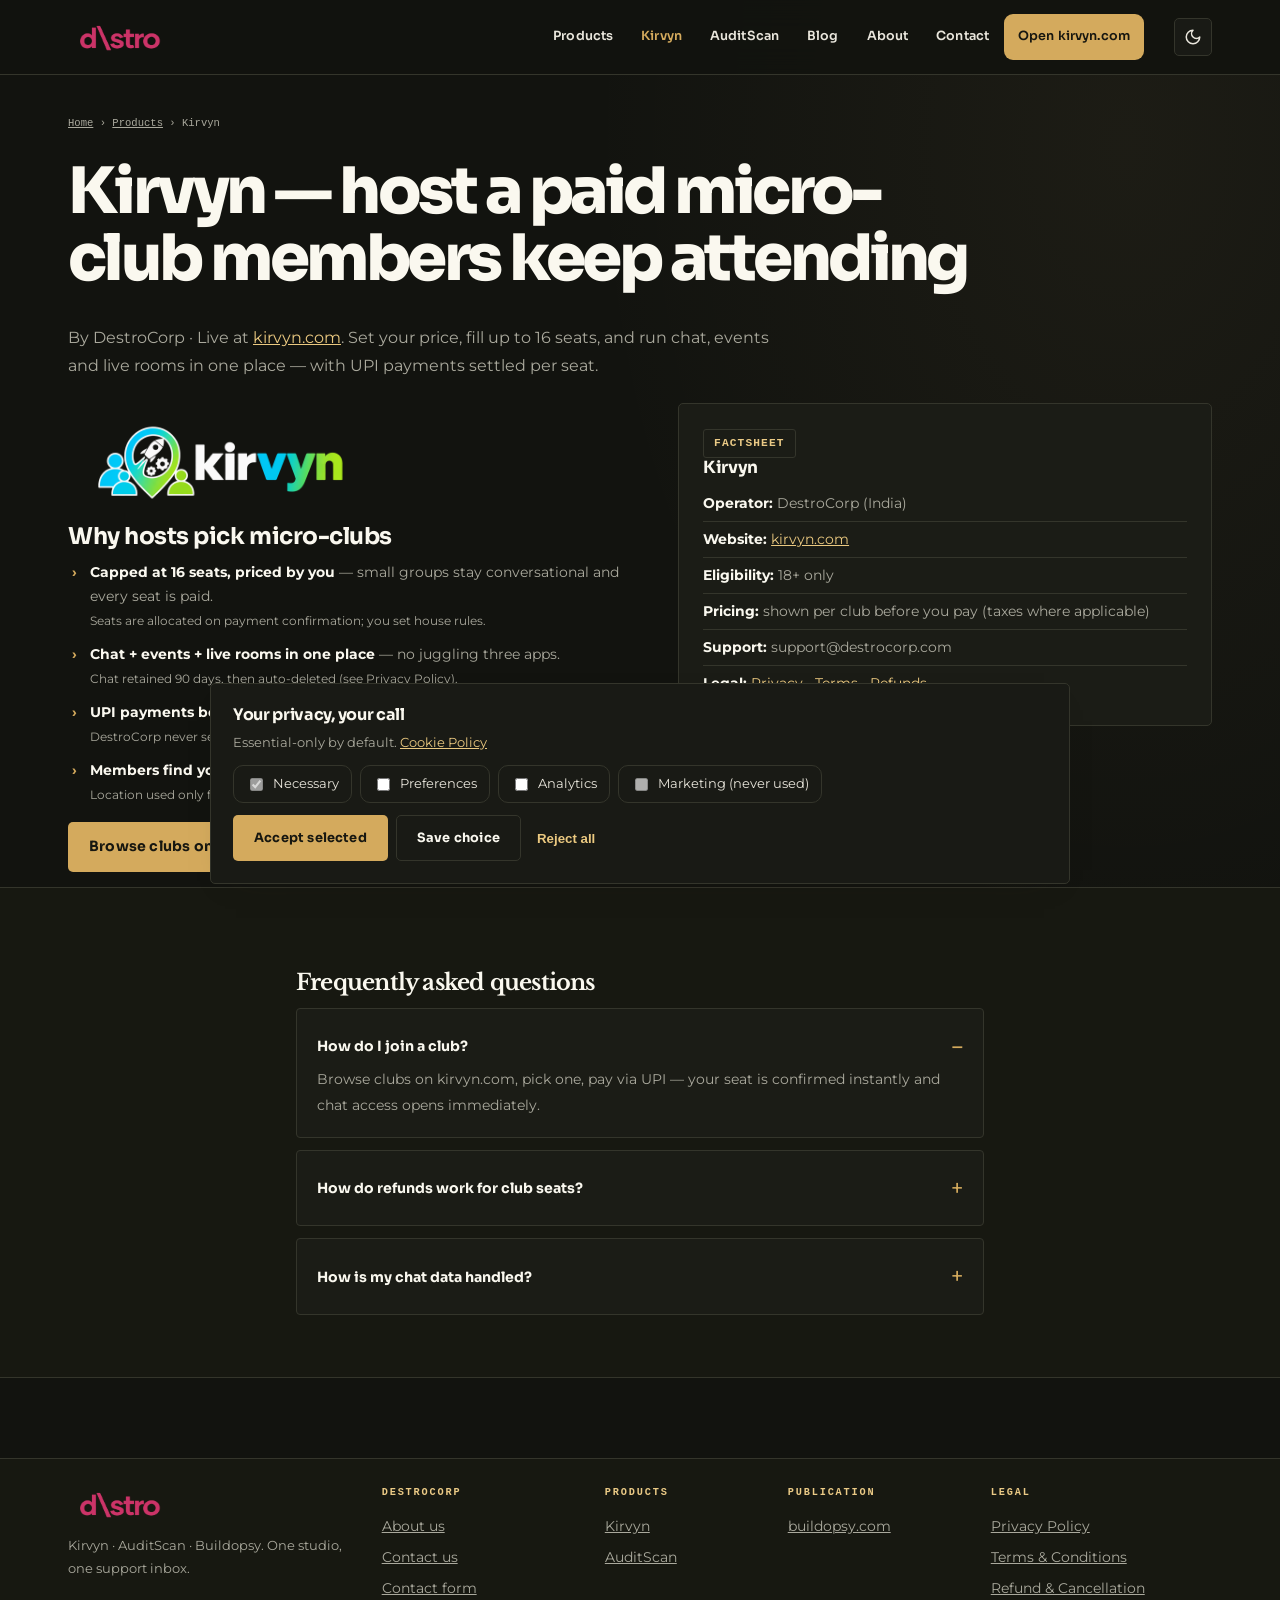
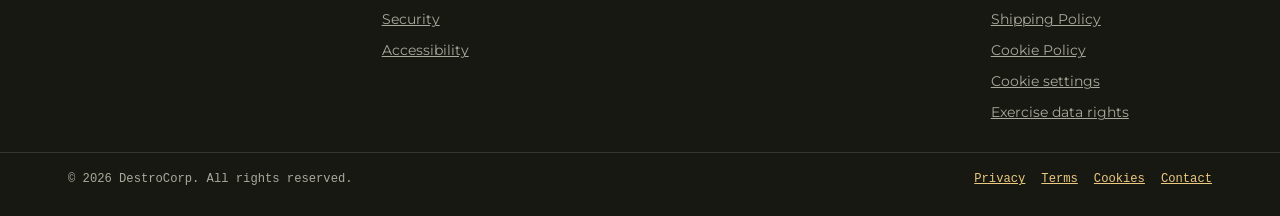
<file: brands/kirvyn.html>
<!doctype html>
<html lang="en">
<head>
  <meta charset="utf-8">
  <meta name="viewport" content="width=device-width, initial-scale=1, viewport-fit=cover">
  <meta name="color-scheme" content="dark light">
  <title>Kirvyn — Paid Micro-Club Communities | DestroCorp</title>
  <meta name="description" content="Kirvyn by DestroCorp: paid micro-clubs with chat, events, live rooms and UPI payments. Each club capped at 16 seats.">
  <link rel="canonical" href="https://destrocorp.com/brands/kirvyn.html">
  <meta name="robots" content="index, follow, max-image-preview:large">
  <meta name="theme-color" content="#12130f">
  <meta property="og:type" content="website">
  <meta property="og:site_name" content="DestroCorp">
  <meta property="og:title" content="Kirvyn — Paid Micro-Club Communities">
  <meta property="og:description" content="Paid micro-clubs with chat, events, live rooms and UPI payments. Max 16 seats per club.">
  <meta property="og:url" content="https://destrocorp.com/brands/kirvyn.html">
  <meta property="og:image" content="https://destrocorp.com/assets/img/og-cover.png">
  <meta property="og:image:alt" content="Kirvyn by DestroCorp">
  <meta property="og:image:width" content="1200">
  <meta property="og:image:height" content="630">
  <meta name="twitter:card" content="summary_large_image">
  <meta name="twitter:title" content="Kirvyn — Paid Micro-Club Communities">
  <meta name="twitter:description" content="Paid micro-clubs with chat, events, live rooms and UPI payments. Max 16 seats per club.">
  <meta name="twitter:image" content="https://destrocorp.com/assets/img/og-cover.png">
  <meta name="twitter:image:alt" content="Kirvyn by DestroCorp">
  <link rel="icon" type="image/png" href="../assets/img/new-img.png">
  <link rel="apple-touch-icon" href="../assets/img/logo-512.png">
  <link rel="manifest" href="../manifest.webmanifest">
  <script>if(localStorage.getItem('dc-theme')!=='light')document.documentElement.classList.add('dark');</script>
  <link rel="stylesheet" href="../assets/css/main.css">
  <script type="application/ld+json">
  {"@context":"https://schema.org","@type":"SoftwareApplication","name":"Kirvyn","url":"https://destrocorp.com/brands/kirvyn.html","applicationCategory":"SocialNetworkingApplication","operatingSystem":"Web","description":"Paid micro-club communities with chat, events, live rooms and UPI payments. Each club capped at 16 seats.","publisher":{"@type":"Organization","name":"DestroCorp","url":"https://destrocorp.com/"},"offers":{"@type":"Offer","priceCurrency":"INR","availability":"https://schema.org/InStock","url":"https://kirvyn.com"}}
  </script>
  <script type="application/ld+json">
  {"@context":"https://schema.org","@type":"BreadcrumbList","itemListElement":[{"@type":"ListItem","position":1,"name":"Home","item":"https://destrocorp.com/"},{"@type":"ListItem","position":2,"name":"Kirvyn","item":"https://destrocorp.com/brands/kirvyn.html"}]}
  </script>
  <script type="application/ld+json">
  {"@context":"https://schema.org","@type":"FAQPage","mainEntity":[
    {"@type":"Question","name":"How do I join a club?","acceptedAnswer":{"@type":"Answer","text":"Browse clubs on kirvyn.com, pick one, pay via UPI — your seat is confirmed and chat access opens immediately."}},
    {"@type":"Question","name":"How do refunds work for club seats?","acceptedAnswer":{"@type":"Answer","text":"Duplicate payments or seats never provisioned are refunded within 7 days of request to support@destrocorp.com. See the Refund Policy."}},
    {"@type":"Question","name":"How is my chat data handled?","acceptedAnswer":{"@type":"Answer","text":"Chat messages are retained 90 days then auto-deleted. You can request earlier erasure via grievance@destrocorp.com."}}]}
  </script>
</head>
<body>
<a class="skip" href="#main">Skip to content</a>
<header class="site-header"><div class="wrap nav" role="navigation" aria-label="Primary">
  <a class="brandmark" href="../index.html"><img class="logo-dark" src="../assets/img/new-img.png" alt="DestroCorp home" width="190" height="38" /><img class="logo-light" src="../assets/img/logo.svg" alt="DestroCorp home" width="190" height="38" aria-hidden="true" /></a>
  <button class="iconbtn" id="themeToggle" title="Toggle light/dark theme" aria-label="Toggle theme"><svg class="ic-sun" viewBox="0 0 24 24" fill="none" stroke="currentColor" stroke-width="2" stroke-linecap="round" stroke-linejoin="round" aria-hidden="true"><circle cx="12" cy="12" r="4"/><path d="M12 2v2M12 20v2M4.9 4.9l1.4 1.4M17.7 17.7l1.4 1.4M2 12h2M20 12h2M4.9 19.1l1.4-1.4M17.7 6.3l1.4-1.4"/></svg><svg class="ic-moon" viewBox="0 0 24 24" fill="none" stroke="currentColor" stroke-width="2" stroke-linecap="round" stroke-linejoin="round" style="display:none" aria-hidden="true"><path d="M12 3a6 6 0 0 0 9 9 9 9 0 1 1-9-9Z"/></svg></button><button class="nav-toggle" aria-expanded="false" aria-controls="primary-nav" aria-label="Open menu"><span></span><span></span><span></span></button><nav class="nav-links" id="primary-nav" aria-label="Sections"><a href="../index.html#brands">Products</a><a href="kirvyn.html" aria-current="page">Kirvyn</a><a href="auditscan.html">AuditScan</a><a href="../index.html#publication">Blog</a><a href="../about.html">About</a><a href="../contact.html">Contact</a><a class="btn btn-sm" href="https://kirvyn.com" rel="noopener">Open kirvyn.com</a></nav>
</div></header>
<main id="main"><div class="wrap">
  <p class="crumb"><a href="../index.html">Home</a> › <a href="../index.html#brands">Products</a> › Kirvyn</p>
  <h1 class="page-title">Kirvyn — host a paid micro-club members keep attending</h1>
  <p class="sec-sub">By DestroCorp · Live at <a href="https://kirvyn.com">kirvyn.com</a>. Set your price, fill up to 16 seats, and run chat, events and live rooms in one place — with UPI payments settled per seat.</p>
  <div class="split">
    <div>
      <img src="../assets/img/brands/kirvyn-logo.png" alt="Kirvyn app logo" width="300" loading="lazy" class="brand-hero">
      <h2>Why hosts pick micro-clubs</h2>
      <ul class="check">
        <li><strong>Capped at 16 seats, priced by you</strong> — small groups stay conversational and every seat is paid.<br><small>Seats are allocated on payment confirmation; you set house rules.</small></li>
        <li><strong>Chat + events + live rooms in one place</strong> — no juggling three apps.<br><small>Chat retained 90 days, then auto-deleted (see Privacy Policy).</small></li>
        <li><strong>UPI payments before entry</strong> — price shown per club, receipt by email.<br><small>DestroCorp never sees or stores card or UPI credentials.</small></li>
        <li><strong>Members find you by city</strong> — map discovery across Indian cities.<br><small>Location used only for discovery, with consent.</small></li>
      </ul>
      <p><a class="btn" href="https://kirvyn.com" rel="noopener">Browse clubs on kirvyn.com →</a>
      <a class="btn btn-ghost" href="../contact.html">Ask about hosting →</a></p>
    </div>
    <aside class="card"><span class="tag">Factsheet</span><h3>Kirvyn</h3>
      <ul class="meta-list">
        <li><strong>Operator:</strong> DestroCorp (India)</li>
        <li><strong>Website:</strong> <a href="https://kirvyn.com">kirvyn.com</a></li>
        <li><strong>Eligibility:</strong> 18+ only</li>
        <li><strong>Pricing:</strong> shown per club before you pay (taxes where applicable)</li>
        <li><strong>Support:</strong> support@destrocorp.com</li>
        <li><strong>Legal:</strong> <a href="../privacy.html">Privacy</a> · <a href="../terms.html">Terms</a> · <a href="../refunds.html">Refunds</a></li>
      </ul>
    </aside>
  </div>
</div>
<section class="block alt"><div class="wrap prose">
  <h2>Frequently asked questions</h2>
  <details class="faq" open><summary>How do I join a club?</summary><p>Browse clubs on kirvyn.com, pick one, pay via UPI — your seat is confirmed instantly and chat access opens immediately.</p></details>
  <details class="faq"><summary>How do refunds work for club seats?</summary><p>Duplicate payments or seats never provisioned are refunded within 7 days of request to support@destrocorp.com. See the <a href="../refunds.html">Refund Policy</a>.</p></details>
  <details class="faq"><summary>How is my chat data handled?</summary><p>Chat messages are retained 90 days then auto-deleted. You can request earlier erasure via <a href="mailto:grievance@destrocorp.com">grievance@destrocorp.com</a>.</p></details>
</div></section></main>
<footer class="site" role="contentinfo"><div class="wrap foot-grid">
  <div class="foot-brand">
    <a href="../index.html" aria-label="DestroCorp home"><img src="../assets/img/new-img.png" alt="DestroCorp" width="160" height="34" loading="lazy"></a>
    <p>Kirvyn · AuditScan · Buildopsy. One studio, one support inbox.</p>
  </div>
  <div><h4>DestroCorp</h4><ul><li><a href="../about.html">About us</a></li><li><a href="../contact.html">Contact us</a></li><li><a href="https://forms.gle/A5ELMMrSGKV3499J6" rel="noopener">Contact form</a></li><li><a href="../security.html">Security</a></li><li><a href="../accessibility.html">Accessibility</a></li></ul></div>
  <div><h4>Products</h4><ul><li><a href="kirvyn.html" aria-current="page">Kirvyn</a></li><li><a href="auditscan.html">AuditScan</a></li></ul></div>
  <div><h4>Publication</h4><ul><li><a href="https://buildopsy.com" rel="noopener">buildopsy.com</a></li></ul></div>
  <div><h4>Legal</h4><ul><li><a href="../privacy.html">Privacy Policy</a></li><li><a href="../terms.html">Terms &amp; Conditions</a></li><li><a href="../refunds.html">Refund &amp; Cancellation</a></li><li><a href="../shipping.html">Shipping Policy</a></li><li><a href="../cookies.html">Cookie Policy</a></li><li><a href="#" data-open-consent>Cookie settings</a></li><li><a href="../contact.html#dsr">Exercise data rights</a></li></ul></div>

</div><div class="foot-base"><div class="wrap"><p>© <span data-year>2026</span> DestroCorp. All rights reserved.</p><nav aria-label="Legal"><a href="../privacy.html">Privacy</a><a href="../terms.html">Terms</a><a href="../cookies.html">Cookies</a><a href="../contact.html">Contact</a></nav></div></div></footer>
<div id="consent" role="dialog" aria-live="polite" aria-label="Cookie consent"><div class="consent-card"><h2>Your privacy, your call</h2><p>Essential-only by default. <a href="../cookies.html">Cookie Policy</a></p><p id="c-dnt" hidden><strong>DNT/GPC detected</strong> — optional categories stay off.</p><div class="consent-row"><label><input type="checkbox" checked disabled> Necessary</label><label><input type="checkbox" id="c-pref"> Preferences</label><label><input type="checkbox" id="c-an"> Analytics</label><label><input type="checkbox" id="c-mkt" disabled> Marketing (never used)</label></div><div class="consent-row" style="margin-top:12px"><button class="btn btn-sm" id="c-accept" type="button">Accept selected</button><button class="btn btn-sm btn-ghost" id="c-save" type="button">Save choice</button><button class="link-btn" id="c-reject" type="button">Reject all</button></div></div></div>
<script src="../assets/js/main.js" defer></script>
</body>
</html>
</file>
<file: assets/css/main.css>
/* Self-hosted type (v4): same families as before, zero external requests.
   No local() sources on purpose — a mislabeled locally-installed font
   must never override the real files. */
@font-face{font-family:"Sora";font-style:normal;font-weight:400 800;font-display:swap;src:url("../fonts/v4/sora-400.woff2") format("woff2")}
@font-face{font-family:"Montserrat";font-style:normal;font-weight:400 700;font-display:swap;src:url("../fonts/v4/montserrat-400.woff2") format("woff2")}
@font-face{font-family:"Libre Baskerville";font-style:normal;font-weight:400;font-display:swap;src:url("../fonts/v4/baskerville-400.woff2") format("woff2")}
@font-face{font-family:"Libre Baskerville";font-style:normal;font-weight:700;font-display:swap;src:url("../fonts/v4/baskerville-700.woff2") format("woff2")}
@font-face{font-family:"Libre Baskerville";font-style:italic;font-weight:400;font-display:swap;src:url("../fonts/v4/baskerville-italic-400.woff2") format("woff2")}
/* ============================================================
   DestroCorp studio edition.
   Fonts (per owner): Sora display / Montserrat body /
   Libre Baskerville serif / system mono.
   Coloring: warm paper, deep ink, brass, and a quiet copper note.
   Zero JS deps; subpage legacy classes aliased so every
   page inherits the system.
   ============================================================ */
:root{
  --font-display:"Sora",ui-sans-serif,system-ui,-apple-system,"Segoe UI",Roboto,Helvetica,Arial,sans-serif;
  --font-body:"Montserrat",ui-sans-serif,system-ui,-apple-system,"Segoe UI",Roboto,Helvetica,Arial,sans-serif;
  --font-serif:"Libre Baskerville",Georgia,"Times New Roman",serif;
  --font-mono:ui-monospace,"SFMono-Regular","Cascadia Code",Consolas,monospace;
   /* light (opt-in): warm paper, dark ink, and a restrained copper accent */
   --ink:#f2eee4;
   --panel:#fbf8f0;
   --line:#d9d2c3;
   --brand:#865337;
   --brand-deep:#67412e;
   --brand-ink:#fffaf0;
   --link:#825035;
   --rose:#a95f4c;
   --gold:#795a2e;
   --gold-soft:rgba(159,118,62,.12);
   --mist:#6f6b60;
   --paper:#333129;
   --heading:#1a1a16;
   --card:#fbf8f0;
   --card-muted:#eae5d9;
   --line-soft:#e3ddd0;
   --band:#25291f;
   --band-ink:#f7f1df;
   --radius:8px;
   --shadow:0 12px 32px -26px rgba(29,25,17,.5);
  --max:1200px;
}
 :root.dark{
   --ink:#12130f;
   --panel:#191a15;
   --line:#34352b;
   --brand:#d4aa5d;
   --brand-deep:#bb8f45;
   --brand-ink:#171710;
   --link:#ebc980;
   --rose:#dfa075;
   --gold:#ebca86;
   --gold-soft:rgba(217,185,138,.11);
   --mist:#aaa99d;
   --paper:#e9e6dc;
   --heading:#faf8ef;
   --card:#1b1c16;
   --card-muted:#171811;
   --line-soft:#292a22;
   --band:#24271e;
   --band-ink:#f7f1df;
}
*{box-sizing:border-box}
html{-webkit-text-size-adjust:100%;scroll-behavior:smooth}
@media(prefers-reduced-motion:reduce){html{scroll-behavior:auto}*{animation:none!important;transition:none!important}}
body{margin:0;font-family:var(--font-body);font-size:15.5px;line-height:1.7;color:var(--paper);background:var(--ink);-webkit-font-smoothing:antialiased;text-rendering:optimizeLegibility;transition:background-color .2s ease,color .2s ease;min-height:100vh;display:flex;flex-direction:column;overflow-x:clip}
main{min-width:0;flex:1}
img{max-width:100%;display:block;height:auto}
a{color:var(--link);transition:color .15s ease}
a:hover{color:var(--rose)}
h1,h2,h3,h4{font-family:var(--font-display);color:var(--heading);line-height:1.15;letter-spacing:-.02em;margin:0 0 .5em;transition:color .2s ease}
a:focus-visible,button:focus-visible,input:focus-visible,select:focus-visible,textarea:focus-visible,summary:focus-visible{outline:2px solid var(--brand);outline-offset:2px;border-radius:4px}
.wrap{max-width:var(--max);margin:0 auto;padding:0 28px}
.skip{position:absolute;left:-9999px;top:0;background:var(--heading);color:var(--ink);padding:10px 16px;z-index:200;border-radius:0 0 10px 0;font-weight:700;font-size:14px}
.skip:focus{left:0}

/* ---------- header ---------- */
.topbar,.site-header{position:sticky;top:0;z-index:40;background:color-mix(in srgb,var(--panel) 88%,transparent);-webkit-backdrop-filter:blur(14px);backdrop-filter:blur(14px);border-bottom:1px solid var(--line)}
.topbar>.wrap,.site-header .wrap.nav{display:flex;align-items:center;gap:18px;min-height:68px;position:relative}
.brand-logo,.brandmark{display:inline-flex;align-items:center;background:#141016;border:0;border-radius:12px;padding:6px 12px;line-height:0;text-decoration:none}
:root:not(.dark) .brand-logo,:root:not(.dark) .brandmark{background:#fff;border:1px solid var(--line)}
.brand-logo img,.brandmark img{display:block;height:34px;width:auto;max-width:200px;object-fit:contain}
.brand-logo .logo-light,.brandmark .logo-light{display:none}
:root:not(.dark) .brand-logo .logo-light,:root:not(.dark) .brandmark .logo-light{display:block}
:root:not(.dark) .brand-logo .logo-dark,:root:not(.dark) .brandmark .logo-dark{display:none}
.topnav,.nav-links{display:flex;align-items:center;gap:2px;margin-left:auto}
.topnav a,.nav-links a{padding:8px 13px;border-radius:9px;font-weight:600;font-size:.85rem;text-decoration:none;color:var(--paper);white-space:nowrap}
.topnav a:hover,.nav-links a:hover{color:var(--heading);background:var(--card-muted)}
.topnav a.on,.nav-links a[aria-current="page"]{color:var(--brand)}
.topbar-actions{display:flex;align-items:center;gap:8px}
#navToggle,.nav-toggle{display:none}
.iconbtn{display:inline-flex;align-items:center;justify-content:center;width:38px;height:38px;min-width:38px;border-radius:10px;border:1px solid var(--line);background:var(--panel);color:var(--paper);cursor:pointer;transition:border-color .15s,color .15s}
.iconbtn:hover,.nav-toggle:hover{color:var(--heading);border-color:var(--brand)}
.iconbtn svg{width:18px;height:18px}
.nav-toggle{flex-direction:column;gap:0}
.nav-toggle span{display:block;width:18px;height:2px;background:currentColor;margin:2.5px 0;border-radius:2px;transition:transform .18s ease,opacity .18s ease}
.nav-toggle[aria-expanded="true"] span:nth-child(1){transform:translateY(6.5px) rotate(45deg)}
.nav-toggle[aria-expanded="true"] span:nth-child(2){opacity:0}
.nav-toggle[aria-expanded="true"] span:nth-child(3){transform:translateY(-6.5px) rotate(-45deg)}
.site-header .wrap.nav .brand-logo,.site-header .wrap.nav .brandmark{order:1}
.site-header .wrap.nav .nav-links{order:2}
.site-header .wrap.nav #themeToggle{order:3;margin-left:12px;flex-shrink:0}
.site-header .wrap.nav .nav-toggle{order:4}

/* ---------- buttons ---------- */
.btn{display:inline-flex;align-items:center;justify-content:center;gap:9px;min-height:48px;padding:12px 26px;border-radius:12px;font-family:var(--font-display);font-weight:700;font-size:.88rem;text-decoration:none;border:1px solid transparent;cursor:pointer;transition:transform .15s,background .15s,border-color .15s}
.btn:not(.btn-ghost){background:var(--brand);color:#fff!important;box-shadow:0 8px 24px -10px var(--brand)}
.btn:not(.btn-ghost):hover{background:var(--brand-deep);transform:translateY(-1px);color:#fff!important}
.btn-ghost{background:transparent;color:var(--heading)!important;border-color:var(--line)}
.btn-ghost:hover{border-color:var(--brand);color:var(--brand)!important;transform:translateY(-1px)}
.btn-sm{min-height:40px;padding:8px 16px;font-size:.8rem}
.btn .icon,.btn svg{width:16px;height:16px}

/* ---------- HERO (new) ---------- */
.hero-xl{padding:clamp(72px,10vw,132px) 0 clamp(8px,2vw,20px);position:relative;overflow:hidden}
#kirvyn,#brands,#auditscan,#journal,#publication,#trust,#faq{scroll-margin-top:84px}
.hero-kicker{display:flex;align-items:center;gap:12px;font-family:var(--font-mono);font-size:.72rem;letter-spacing:.22em;text-transform:uppercase;color:var(--brand);font-weight:700;margin:0 0 22px;position:relative}
.hero-kicker::after{content:"";height:1px;flex:1;background:var(--line)}
.hero-xl h1{font-size:clamp(2.7rem,7vw,5.4rem);font-weight:800;line-height:1.02;letter-spacing:-.035em;margin:0 0 24px;max-width:14ch;position:relative}
.hero-sub{font-size:1.06rem;color:var(--mist);max-width:58ch;margin:0 0 32px;position:relative}
.hero-sub strong{color:var(--paper)}
.hero-sub a{font-weight:600}
.hero-cta{display:flex;gap:12px;flex-wrap:wrap;position:relative}
/* exhibits (tab console reuses .finding / .ledger-row / .exhibit-foot) */
.finding{display:grid;grid-template-columns:92px 1fr;gap:14px;padding:15px 20px;border-bottom:1px solid var(--line-soft);font-size:.86rem}
.finding:last-child{border-bottom:0}
.sev{font-family:var(--font-mono);font-size:.68rem;font-weight:700;letter-spacing:.1em;text-transform:uppercase}
.sev.high{color:var(--brand)}.sev.med{color:var(--gold)}.sev.ok{color:var(--brand)}
.sev.ok::before{content:"✓ "}
.finding .t{color:var(--heading);font-weight:700;font-family:var(--font-display);font-size:.88rem}
.finding .loc{font-family:var(--font-mono);font-size:.75rem;color:var(--mist)}
.finding .d{color:var(--mist);font-size:.83rem;margin-top:2px}
.exhibit-foot{padding:12px 20px;font-family:var(--font-mono);font-size:.72rem;color:var(--mist);border-top:1px solid var(--line);display:flex;justify-content:space-between;gap:10px}
.ledger-row{display:flex;justify-content:space-between;gap:12px;padding:12px 20px;border-bottom:1px solid var(--line-soft);font-size:.87rem;color:var(--mist)}
.ledger-row:last-child{border-bottom:0}
.ledger-row b{color:var(--heading);font-family:var(--font-display)}

/* ---------- chapters (products) ---------- */
.section-gap{padding-top:clamp(76px,9vw,130px);padding-bottom:clamp(76px,9vw,130px)}
.chapter-head{display:flex;align-items:baseline;gap:20px;border-bottom:2px solid var(--heading);padding-bottom:16px;margin-bottom:0}
.chapter-head .no{font-family:var(--font-mono);font-size:.78rem;color:var(--brand);font-weight:700;letter-spacing:.2em}
.chapter-head h2{font-size:clamp(1.7rem,3.6vw,2.6rem);font-weight:800;margin:0;flex:1}
.chapter-head a{font-family:var(--font-mono);font-size:.78rem;white-space:nowrap}
.chapter{display:grid;grid-template-columns:300px 1fr;gap:0;border-bottom:1px solid var(--line)}
.chapter-side{border-right:1px solid var(--line);padding:36px 32px 36px 0}
.chapter-side .bignum{font-family:var(--font-display);font-weight:800;font-size:4.4rem;line-height:1;color:transparent;-webkit-text-stroke:1.5px var(--brand);margin:0 0 14px}
.chapter-side .live{font-family:var(--font-mono);font-size:.72rem;color:var(--mist);margin:0 0 16px}
.chapter-side .live b{color:var(--heading)}
.chapter-side img{width:100%;max-width:210px;background:#141016;border:1px solid var(--line);border-radius:12px;padding:10px 14px;margin:0 0 18px}
:root:not(.dark) .chapter-side img{background:#fff}
.chapter-side .links{display:flex;flex-direction:column;gap:8px}
.chapter-body{padding:36px 0 44px 44px;min-width:0}
.chapter-body h3{font-size:clamp(1.4rem,2.6vw,2rem);margin:0 0 12px;max-width:26ch}
.chapter-body>p{color:var(--mist);font-size:1rem;max-width:62ch;margin:0 0 8px}
.spec-table{margin:26px 0 30px;border-top:1px solid var(--line)}
.spec-table .row{display:grid;grid-template-columns:220px 1fr;gap:18px;padding:13px 0;border-bottom:1px solid var(--line-soft);font-size:.9rem}
.spec-table .row b{font-family:var(--font-mono);font-size:.74rem;letter-spacing:.1em;text-transform:uppercase;color:var(--brand);padding-top:3px}
.spec-table .row span{color:var(--mist)}
.spec-table .row span strong{color:var(--paper)}

/* ---------- maroon band ---------- */
.band{background:var(--band);color:var(--band-ink);border-radius:calc(var(--radius) + 8px);padding:clamp(36px,5vw,64px);display:grid;grid-template-columns:1fr 1.4fr;gap:40px;align-items:center;position:relative;overflow:hidden}
.band::after{content:"d\\";position:absolute;right:-30px;bottom:-90px;font-family:var(--font-display);font-weight:800;font-size:22rem;line-height:1;color:rgba(255,255,255,.06);pointer-events:none}
.band h2{color:#fff;font-size:clamp(1.6rem,3vw,2.3rem);margin:0 0 10px}
.band p{color:rgba(255,255,255,.78);margin:0;max-width:38ch}
.band-stats{display:grid;grid-template-columns:1fr 1fr;gap:1px;background:rgba(255,255,255,.22);border:1px solid rgba(255,255,255,.22);border-radius:12px;overflow:hidden}
.band-stats div{background:var(--band);padding:22px}
.band-stats b{display:block;font-family:var(--font-display);font-size:1.9rem;font-weight:800;color:#fff}
.band-stats span{font-size:.8rem;color:rgba(255,255,255,.75)}

/* ---------- journal ---------- */
.journal-grid{display:grid;grid-template-columns:repeat(3,1fr);gap:20px}
.j-card{border-top:3px solid var(--brand);background:var(--card);border-left:1px solid var(--line);border-right:1px solid var(--line);border-bottom:1px solid var(--line);border-radius:0 0 var(--radius) var(--radius);padding:26px;box-shadow:var(--shadow);display:flex;flex-direction:column;gap:10px}
.j-card .meta{font-family:var(--font-mono);font-size:.7rem;letter-spacing:.12em;text-transform:uppercase;color:var(--gold)}
.j-card h3{font-size:1.12rem;margin:0}
.j-card h3 a{color:var(--heading);text-decoration:none}
.j-card h3 a:hover{color:var(--brand)}
.j-card p{font-size:.87rem;color:var(--mist);margin:0}
.j-card .go{margin-top:auto;padding-top:14px;font-family:var(--font-mono);font-size:.76rem;font-weight:700;color:var(--brand)}

/* ---------- index list (policies) ---------- */
.index-list{border-top:2px solid var(--heading)}
.index-list a{display:grid;grid-template-columns:64px 220px 1fr auto;gap:20px;align-items:center;padding:20px 8px;border-bottom:1px solid var(--line);text-decoration:none;color:var(--paper)}
.index-list a:hover{background:var(--card-muted)}
.index-list .n{font-family:var(--font-mono);font-size:.75rem;color:var(--brand)}
.index-list b{font-family:var(--font-display);font-size:1.02rem;color:var(--heading)}
.index-list span{font-size:.86rem;color:var(--mist)}
.index-list i{font-style:normal;color:var(--brand);font-size:1.3rem;transition:transform .15s}
.index-list a:hover i{transform:translateX(6px)}

/* ---------- faq split ---------- */
.faq-split{display:grid;grid-template-columns:320px 1fr;gap:48px;align-items:start}
.faq-split h2{font-size:clamp(1.7rem,3vw,2.4rem);margin:0 0 12px}
.faq-split .side p{color:var(--mist);font-size:.92rem}
details.faq{background:var(--card);border:1px solid var(--line);border-radius:12px;padding:18px 20px;margin:0 0 12px;box-shadow:var(--shadow)}
details.faq summary{cursor:pointer;font-weight:700;font-family:var(--font-display);color:var(--heading);font-size:.95rem;list-style:none;display:flex;justify-content:space-between;gap:14px;align-items:center}
details.faq summary::-webkit-details-marker{display:none}
details.faq summary::after{content:"+";color:var(--brand);font-size:1.3rem;font-weight:400;flex-shrink:0}
details.faq[open] summary::after{content:"–"}
details.faq p{color:var(--mist);font-size:.9rem;margin-bottom:0}

/* ---------- final CTA ---------- */
.final{border:1px solid var(--line);border-radius:calc(var(--radius) + 8px);background:var(--card);padding:clamp(48px,7vw,96px) clamp(28px,6vw,80px);text-align:center;box-shadow:var(--shadow);position:relative;overflow:hidden}
.final::before{content:"";position:absolute;inset:0;background:radial-gradient(560px 260px at 50% 0%,color-mix(in srgb,var(--brand) 16%,transparent),transparent 70%);pointer-events:none}
.final h2{font-size:clamp(2rem,5vw,3.6rem);font-weight:800;letter-spacing:-.03em;margin:0 0 14px;position:relative}
.final p{color:var(--mist);max-width:56ch;margin:0 auto 30px;position:relative}
.final .row{display:flex;gap:12px;justify-content:center;flex-wrap:wrap;position:relative}

/* ---------- footer ---------- */
.footer,footer.site{margin-top:96px;border-top:1px solid var(--line);padding:0;background:var(--card-muted)}
.footer .wrap,.foot-base .wrap{max-width:var(--max);margin:0 auto;padding-left:28px;padding-right:28px}
.foot-grid{display:grid;grid-template-columns:1.5fr 1fr .9fr .9fr 1.1fr;gap:28px;padding-top:36px;padding-bottom:24px}
.foot-brand img{height:34px;width:auto;max-width:200px;background:#141016;border-radius:12px;padding:6px 12px}
.foot-brand p{font-size:.83rem;color:var(--mist);max-width:34ch}
footer.site h4,.footer h4{color:var(--brand);font-family:var(--font-mono);font-size:.7rem;letter-spacing:.18em;text-transform:uppercase;margin:0 0 12px}
footer.site ul,.footer ul{list-style:none;padding:0;margin:0}
footer.site li,.footer li{font-size:.85rem}
footer.site li a,.footer a{color:var(--mist);display:inline-block;padding:4px 0}
footer.site li a:hover,.footer a:hover{color:var(--brand)}
.foot-base{border-top:1px solid var(--line);padding:16px 0 26px;font-size:.76rem;font-family:var(--font-mono);color:var(--mist)}
.foot-base .wrap{display:flex;justify-content:space-between;gap:12px;flex-wrap:wrap}
.foot-base p{margin:0}
.foot-base nav{display:flex;gap:4px 16px;flex-wrap:wrap}

/* ---------- consent ---------- */
#consent{position:fixed;left:16px;right:16px;bottom:16px;z-index:60;display:none}
#consent.show{display:block}
.consent-card{max-width:860px;margin:0 auto;background:var(--panel);border:1px solid var(--line);border-radius:var(--radius);box-shadow:var(--shadow);padding:22px;max-height:min(70vh,520px);overflow:auto}
.consent-card h2{font-size:1rem;margin:0 0 6px}
.consent-card p{font-size:.83rem;color:var(--mist);margin:0 0 12px}
.consent-row{display:flex;gap:8px;flex-wrap:wrap;align-items:center}
.consent-row label{font-size:.8rem;display:flex;gap:7px;align-items:center;border:1px solid var(--line);padding:7px 12px;border-radius:10px;color:var(--paper)}
.link-btn{background:none;border:0;color:var(--link);font-weight:700;cursor:pointer;font-size:.83rem;padding:12px 8px;min-height:44px}

/* ---------- legacy subpage aliases ---------- */
.icon{width:16px;height:16px;stroke:currentColor;fill:none;stroke-width:2;stroke-linecap:round;stroke-linejoin:round}
section.block{padding:56px 0}
section.block.alt{background:var(--card-muted);border-top:1px solid var(--line);border-bottom:1px solid var(--line)}
h2.sec{font-size:clamp(1.5rem,3vw,2.1rem);font-weight:800;margin:0 0 12px}
p.sec-sub,.page-lede{color:var(--mist);max-width:44rem}
p.sec-sub{font-size:.98rem;margin:0 0 1.4rem}
.grid{display:grid;gap:16px}
.grid.cols2{grid-template-columns:repeat(2,1fr)}
.grid.cols3{grid-template-columns:repeat(3,1fr)}
.card{background:var(--card);border:1px solid var(--line);border-radius:var(--radius);padding:24px;box-shadow:var(--shadow);min-width:0}
.card h3{font-size:1.05rem}
.card h3 a{color:var(--heading);text-decoration:none}
.card h3 a:hover{color:var(--brand)}
.card p{font-size:.87rem;color:var(--mist)}
.card .logo-row{display:flex;gap:12px;flex-wrap:wrap}
.card .logo-row img{height:44px;width:auto;max-width:150px;background:#141016;border:1px solid var(--line);border-radius:10px;padding:5px 10px}
:root:not(.dark) .card .logo-row img{background:#fff}
.tag{display:inline-block;font-family:var(--font-mono);font-size:.7rem;font-weight:700;letter-spacing:.1em;text-transform:uppercase;color:var(--brand);border:1px solid var(--line);padding:4px 10px;border-radius:999px}
.meta-list{list-style:none;padding:0;margin:6px 0 0;font-size:.85rem;color:var(--mist)}
.meta-list li{padding:6px 0;border-top:1px solid var(--line)}
.meta-list li:first-child{border-top:0}
.meta-list strong{color:var(--heading)}
.spec{list-style:none;margin:6px 0 0;padding-left:18px;font-size:.85rem;color:var(--mist)}
.spec li{margin:4px 0}
.split{display:grid;grid-template-columns:1.05fr .95fr;gap:20px;align-items:start}
.check{list-style:none;margin:6px 0 0;padding:0;display:grid;gap:10px}
.check li{font-size:.88rem;color:var(--mist);padding-left:22px;position:relative}
.check li::before{content:"›";position:absolute;left:4px;top:0;color:var(--brand);font-weight:700}
.check strong{color:var(--heading)}
.check small{color:var(--mist)}
.stats{display:grid;grid-template-columns:repeat(4,1fr);gap:16px}
.stat{background:var(--card);border:1px solid var(--line);border-radius:var(--radius);padding:18px;box-shadow:var(--shadow)}
.stat b{font-family:var(--font-mono);font-weight:700;font-size:1.5rem;color:var(--brand);display:block}
.stat span{font-size:.75rem;color:var(--mist);display:block;margin-top:6px}
.steps{display:grid;grid-template-columns:repeat(3,1fr);gap:16px}
.step{background:var(--card);border:1px solid var(--line);border-radius:var(--radius);padding:20px;box-shadow:var(--shadow)}
.step .n{font-family:var(--font-mono);font-size:.7rem;font-weight:700;color:var(--brand);letter-spacing:.1em}
.step h3{font-size:.95rem;margin:8px 0 6px}
.step p{font-size:.83rem;color:var(--mist);margin:0}
.essay .rule{height:3px;background:var(--brand);border-radius:2px;width:44px}
.essay .meta{font-family:var(--font-mono);font-size:.72rem;color:var(--gold)}
.essay p{font-size:.85rem}
.table-wrap{overflow-x:auto;border:1px solid var(--line);border-radius:var(--radius);background:var(--card)}
table{width:100%;border-collapse:collapse;font-size:.86rem;min-width:560px}
th,td{text-align:left;padding:10px 12px;border-bottom:1px solid var(--line);color:var(--paper)}
th{background:var(--card-muted);color:var(--brand);font-family:var(--font-display);font-size:.76rem}
tr:last-child td{border-bottom:0}
.prose{font-family:var(--font-serif);color:var(--paper);font-size:1.02rem;line-height:1.8;max-width:62ch;min-width:0}
.prose h2{font-family:var(--font-serif);font-size:1.4rem;color:var(--heading);margin:2rem 0 .75rem}
.prose h3{font-family:var(--font-serif);font-size:1.12rem;color:var(--gold);margin:1.6rem 0 .6rem}
.prose p{margin:0 0 1.1em}
.prose ul{margin:0 0 1.1em;padding-left:1.4em}
.prose li{margin:.35em 0}
.prose strong{color:var(--heading)}
.prose a{font-weight:600}
.brand-hero{background:#141016;border:1px solid var(--line);border-radius:10px;padding:8px 12px;max-width:min(300px,100%);width:100%}
:root:not(.dark) .brand-hero{background:#fff}
.notice{border-radius:var(--radius);padding:16px 18px;border-left:4px solid var(--gold);background:var(--card);border-top:1px solid var(--line);border-right:1px solid var(--line);border-bottom:1px solid var(--line);font-size:.88rem;color:var(--paper)}
.notice a{font-weight:600}
code{font-family:var(--font-mono);font-size:.82em;background:var(--card-muted);padding:2px 5px;border-radius:5px;color:var(--brand)}
pre{background:var(--panel);border:1px solid var(--line);border-radius:12px;padding:16px;overflow-x:auto;font-family:var(--font-mono);font-size:.84rem;color:var(--paper)}
pre code{background:transparent;padding:0;color:inherit}
.crumb{font-size:.74rem;color:var(--mist);margin:22px 0 0;font-family:var(--font-mono)}
.crumb a{color:var(--mist)}
h1.page-title{font-weight:800;letter-spacing:-.02em;font-size:clamp(1.9rem,4.5vw,3rem);line-height:1.12}
.updated{font-size:.74rem;color:var(--mist);font-family:var(--font-mono)}
.form{background:var(--card);border:1px solid var(--line);border-radius:var(--radius);padding:22px;box-shadow:var(--shadow)}
.form label{display:block;font-weight:700;font-size:.78rem;margin:14px 0 6px;color:var(--heading);font-family:var(--font-display)}
.form input,.form select,.form textarea{width:100%;background:var(--panel);color:var(--paper);border:1px solid var(--line);border-radius:10px;padding:9px 13px;font:inherit;font-size:.9rem}
.form input:focus,.form select:focus,.form textarea:focus{border-color:var(--brand);outline:none}
.form textarea{min-height:130px;resize:vertical}
.form small{color:var(--mist)}
.field-input{width:100%;min-height:42px;border-radius:10px;border:1px solid var(--line);background:var(--panel);padding:9px 13px;font-family:inherit;font-size:.9rem;color:var(--paper)}
.field-input:focus{border-color:var(--brand);outline:none}

/* ---------- hero banner ---------- */
@keyframes rise{from{opacity:0;transform:translateY(30px)}to{opacity:1;transform:none}}
.hero-kicker{animation:rise .7s ease both}
.hero-xl h1{animation:rise .85s .08s ease both}
.hero-sub{animation:rise .85s .16s ease both}
.hero-cta{animation:rise .85s .24s ease both}
.hero-banner{animation:rise .9s .32s ease both}
.hero-split{display:grid;grid-template-columns:1.05fr .95fr;gap:56px;align-items:center;position:relative}
.hero-banner{position:relative;border:1px solid var(--line);border-radius:calc(var(--radius) + 8px);background:var(--card);box-shadow:var(--shadow);overflow:hidden;min-width:0}
.hero-banner::before{content:"";position:absolute;inset:0;pointer-events:none;background:radial-gradient(420px 240px at 85% 8%,color-mix(in srgb,var(--brand) 22%,transparent),transparent 65%),radial-gradient(360px 220px at 8% 95%,var(--gold-soft),transparent 60%)}
.hero-banner svg{display:block;width:100%;height:auto;position:relative}
.hero-banner .hb-foot{display:flex;justify-content:space-between;gap:10px;padding:12px 20px;border-top:1px solid var(--line);font-family:var(--font-mono);font-size:.7rem;letter-spacing:.1em;text-transform:uppercase;color:var(--mist);position:relative}
.hero-banner .hb-foot b{color:var(--brand)}

/* ---------- font discipline: every voice pinned to one stack ----------
   Display (Sora): headings, nav, buttons, numerals.
   Body (Montserrat): all prose — nothing inherits by accident.
   Serif (Baskerville): italic accents + long-form prose only.
   Mono: kickers, captions, evidence, meta. */
.topnav a,.nav-links a{font-family:var(--font-display)}
.hero-sub,.chapter-body>p,.spec-table .row span,.j-card p,.index-list span,
.faq-split .side p,details.faq p,.final p,.band p,.foot-brand p,
footer.site li,.ledger-row,.finding .d,.exhibit-foot,.hero-index div,
.chapter-side .links,.card p,.check li,.meta-list,.form label{font-family:var(--font-body)}
.finding .t,.ledger-row b,.hero-index span,.band-stats b,.chapter-body h3,
.j-card h3,.index-list b,details.faq summary,.final h2,.band h2,
.faq-split h2,.chapter-head h2,.hero-xl h1{font-family:var(--font-display)}
.hero-kicker,.chapter-head .no,.chapter-head a,.exhibit-cap,.sev,
.finding .loc,.ledger-row,.hero-index b,.hb-foot,
.tag,.crumb,.updated,.foot-base,.step .n,.j-card .meta,.j-card .go{font-family:var(--font-mono)}
.hero-banner .hb-live{display:inline-block;width:8px;height:8px;border-radius:50%;background:var(--brand);margin-right:8px;animation:hb-pulse 2s ease-in-out infinite;vertical-align:1px}
@keyframes hb-pulse{0%,100%{opacity:1}50%{opacity:.25}}
@media(prefers-reduced-motion:reduce){.hero-banner .hb-live{animation:none}}

/* (removed: dead tab-console rules — banner is SVG now) */

/* ---------- font discipline: every voice pinned to one stack ----------
   Display (Sora): headings, nav, buttons, numerals.
   Body (Montserrat): all prose — nothing inherits by accident.
   Serif (Baskerville): italic accents + long-form prose only.
   Mono: kickers, captions, evidence, meta. */
.topnav a,.nav-links a{font-family:var(--font-display)}
.hero-sub,.chapter-body>p,.spec-table .row span,.j-card p,.index-list span,
.faq-split .side p,details.faq p,.final p,.band p,.foot-brand p,
footer.site li,.ledger-row,.finding .d,.exhibit-foot,.card p,.check li,
.meta-list{font-family:var(--font-body)}
.finding .t,.ledger-row b,.band-stats b,.chapter-body h3,
.j-card h3,.index-list b,details.faq summary,.final h2,.band h2,
.faq-split h2,.chapter-head h2,.hero-xl h1{font-family:var(--font-display)}
.hero-kicker,.chapter-head .no,.chapter-head a,.exhibit-cap,.sev,
.finding .loc,.hb-foot,.tag,.crumb,.updated,.foot-base,.step .n,
.j-card .meta,.j-card .go{font-family:var(--font-mono)}

/* ---------- responsive ---------- */
@media(max-width:960px){
  .chapter{grid-template-columns:1fr}
  .chapter-side{border-right:0;border-bottom:1px solid var(--line);padding:28px 0}
  .chapter-body{padding:28px 0 36px}
  .band{grid-template-columns:1fr}
  .faq-split{grid-template-columns:1fr;gap:28px}
  .journal-grid{grid-template-columns:1fr 1fr}
  .hero-split{grid-template-columns:1fr;gap:32px}
  .exhibits{grid-template-columns:1fr}
  .hero-index{grid-template-columns:1fr}
  .hero-index div{border-right:0;border-bottom:1px solid var(--line)}
  .hero-index div:last-child{border-bottom:0}
}
@media(max-width:900px){
  .grid.cols3,.grid.cols2{grid-template-columns:1fr}
  .split,.steps,.stats{grid-template-columns:1fr 1fr}
  .foot-grid{grid-template-columns:1fr 1fr}
  .index-list a{grid-template-columns:48px 1fr auto}
  .index-list a>span:not(.n){display:none}
}
@media(max-width:760px){
  .wrap{padding:0 20px}
  .topbar>.wrap,.site-header .wrap.nav{min-height:60px;gap:12px}
  .topnav,.nav-links{display:none;position:absolute;top:100%;left:0;right:0;flex-direction:column;align-items:stretch;gap:2px;margin-left:0;background:var(--panel);border-bottom:1px solid var(--line);padding:10px 16px 14px;box-shadow:var(--shadow);z-index:50}
  .topnav.open,.nav-links.open{display:flex}
  .topnav a,.nav-links a{padding:11px 12px;font-size:.9rem}
  #navToggle,.nav-toggle{display:inline-flex}
  .topbar-actions{margin-left:auto}
  .hero-xl{padding:56px 0 0}
  .section-gap{padding-top:60px;padding-bottom:60px}
  .journal-grid{grid-template-columns:1fr}
  .chapter-head{flex-wrap:wrap;gap:6px 12px}
  .chapter-head h2{flex:1 1 100%;order:3;font-size:1.75rem;margin-bottom:0}
  .chapter-head .no{order:1}
  .chapter-head a{order:2;margin-left:auto}
  .chapter-side{padding:24px 0}
  .chapter-side img{max-width:168px}
  .chapter-body{padding:24px 0 32px}
  .finding{grid-template-columns:1fr;gap:4px}
  .spec-table{margin:20px 0 24px}
  .spec-table .row{grid-template-columns:88px 1fr;gap:12px;padding:11px 0}
  .spec-table .row b{font-size:.68rem}
  .j-card{padding:20px}
  .journal-grid{gap:14px}
  .index-list a{grid-template-columns:32px 1fr 24px;gap:12px;padding:16px 4px}
  .index-list b{font-size:.98rem;line-height:1.35}
  .band-stats{grid-template-columns:1fr 1fr}
  .hero-cta .btn,.final .row .btn{flex:1 1 100%}
  .foot-grid{grid-template-columns:1fr;gap:0}
  #consent{left:10px;right:10px;bottom:10px}
}
@media(prefers-reduced-motion:reduce){.reveal{opacity:1!important;transform:none!important}}
.reveal{opacity:0;transform:translateY(12px);transition:opacity .5s ease,transform .5s ease}
.reveal.in{opacity:1;transform:none}
@media(max-width:480px){
  .band-stats{grid-template-columns:1fr}
  .band-stats div{padding:18px}
  .chapter-side .bignum{font-size:3.4rem}
  .consent-row .btn{flex:1 1 100%}
  .hero-kicker{letter-spacing:.14em}
}
@media print{
  .topbar,.site-header,#navToggle,.nav-toggle,#consent,.hero-cta,.final .row{display:none!important}
  .card,.exhibit,.chapter-side,.final{box-shadow:none}
}

/* ---------- DestroCorp studio edition ---------- */
:root{--radius:8px}
body{background:var(--ink);background-image:radial-gradient(ellipse at 88% 8%,color-mix(in srgb,var(--gold) 5%,transparent),transparent 34%)}
.topbar,.site-header{background:color-mix(in srgb,var(--ink) 91%,transparent);border-color:var(--line)}
.topbar>.wrap,.site-header .wrap.nav{min-height:74px}
.brand-logo,.brandmark{border-radius:4px;padding:5px 9px}
.topnav a,.nav-links a{font-size:.79rem;letter-spacing:.01em}
.iconbtn{border-radius:5px}
.btn{min-height:46px;border-radius:5px;padding:12px 20px;letter-spacing:.015em}
.btn:not(.btn-ghost){background:var(--brand);color:var(--brand-ink)!important;box-shadow:none}
.btn:not(.btn-ghost):hover{background:var(--brand-deep);color:var(--brand-ink)!important}
.btn-ghost{border-color:var(--line)}
.hero-xl{padding:clamp(64px,8vw,112px) 0 clamp(50px,7vw,92px);overflow:hidden}
.hero-wrap{position:relative;z-index:1}
.hero-atmosphere{position:absolute;z-index:0;inset:0;overflow:hidden;pointer-events:none;-webkit-mask-image:linear-gradient(90deg,transparent 0%,transparent 31%,rgba(0,0,0,.16) 47%,rgba(0,0,0,.7) 70%,#000 92%);mask-image:linear-gradient(90deg,transparent 0%,transparent 31%,rgba(0,0,0,.16) 47%,rgba(0,0,0,.7) 70%,#000 92%)}
.hero-atmosphere::before{content:"";position:absolute;inset:-10% -4% -10% 34%;background-image:radial-gradient(ellipse at 73% 33%,color-mix(in srgb,var(--gold) 34%,transparent),transparent 41%),radial-gradient(ellipse at 91% 70%,color-mix(in srgb,var(--brand) 18%,transparent),transparent 39%),radial-gradient(circle at 1px 1px,color-mix(in srgb,var(--gold) 20%,transparent) 1px,transparent 1.5px);background-size:100% 100%,100% 100%,24px 24px;opacity:.84;animation:studio-atmosphere-drift 12s ease-in-out infinite alternate}
.hero-atmosphere::after{content:"";position:absolute;top:-12%;bottom:-12%;left:54%;width:clamp(48px,7vw,112px);background:linear-gradient(90deg,transparent,color-mix(in srgb,var(--gold) 4%,transparent) 18%,color-mix(in srgb,var(--gold) 31%,transparent) 52%,color-mix(in srgb,var(--gold) 6%,transparent) 82%,transparent);filter:blur(7px);opacity:0;transform:skewX(-14deg);animation:studio-atmosphere-scan 8s ease-in-out infinite}
@keyframes studio-atmosphere-drift{from{transform:translate3d(-.6%,-1%,0) scale(1)}to{transform:translate3d(.8%,1.2%,0) scale(1.04)}}
@keyframes studio-atmosphere-scan{0%,8%{opacity:0;transform:translateX(0) skewX(-14deg)}24%{opacity:.56}68%{opacity:.34}100%{opacity:0;transform:translateX(30vw) skewX(-14deg)}}
.hero-split{grid-template-columns:minmax(0,1.08fr) minmax(330px,.78fr);gap:clamp(46px,8vw,110px)}
.hero-copy{max-width:680px}
.hero-kicker{max-width:390px;gap:10px;margin-bottom:24px;font-size:.67rem;letter-spacing:.13em;color:var(--gold)}
.hero-kicker span{color:var(--mist)}
.hero-xl h1{font-size:clamp(3rem,4.6vw,4.2rem);line-height:1.01;letter-spacing:-.065em;max-width:none;margin-bottom:24px}
.hero-emphasis{display:block;color:var(--gold);font-family:var(--font-display);font-style:normal;font-weight:800;letter-spacing:inherit}
.hero-sub{max-width:51ch;font-size:1rem;line-height:1.85;color:var(--mist);margin-bottom:28px}
.hero-cta{gap:10px}
.hero-note{display:flex;align-items:center;gap:10px;margin:27px 0 0;color:var(--mist);font-family:var(--font-mono);font-size:.68rem;letter-spacing:.04em}
.hero-note-mark{color:var(--gold);font-size:1.05rem}
.studio-index{position:relative;isolation:isolate;align-self:center;max-width:470px;width:100%;justify-self:end;padding:22px 28px 0;background:var(--card);border:1px solid var(--line);box-shadow:0 28px 70px -55px rgba(0,0,0,.72);overflow:hidden}
.studio-index::before{content:"";position:absolute;z-index:0;inset:0;background:radial-gradient(ellipse at 76% 18%,color-mix(in srgb,var(--gold) 29%,transparent),transparent 45%),radial-gradient(ellipse at 24% 96%,color-mix(in srgb,var(--brand) 15%,transparent),transparent 50%),radial-gradient(circle at 1px 1px,color-mix(in srgb,var(--gold) 16%,transparent) 1px,transparent 1.5px);background-size:100% 100%,100% 100%,22px 22px;opacity:.88;animation:studio-atmosphere-drift 10s ease-in-out infinite alternate;pointer-events:none}
.studio-index::after{content:"";position:absolute;z-index:0;inset:-20% auto -20% 44%;width:clamp(42px,8vw,92px);background:linear-gradient(90deg,transparent,color-mix(in srgb,var(--gold) 4%,transparent) 16%,color-mix(in srgb,var(--gold) 25%,transparent) 54%,transparent);filter:blur(7px);transform:skewX(-14deg);opacity:0;animation:studio-card-scan 8s ease-in-out infinite;pointer-events:none}
@keyframes studio-card-scan{0%,12%{opacity:0;transform:translateX(0) skewX(-14deg)}28%{opacity:.5}72%{opacity:.25}100%{opacity:0;transform:translateX(250px) skewX(-14deg)}}
.index-top,.index-foot{display:flex;justify-content:space-between;gap:14px;font-family:var(--font-mono);font-size:.58rem;letter-spacing:.12em;color:var(--mist)}
.index-mark{position:absolute;right:24px;top:50px;font-family:var(--font-display);font-size:8.6rem;font-weight:800;line-height:1;letter-spacing:-.11em;color:var(--brand);opacity:.12}
.index-title{position:relative;z-index:1;margin:34px 0 23px;font-family:var(--font-display);font-size:1.4rem;font-weight:700;line-height:1.2;letter-spacing:-.04em;color:var(--heading)}
.index-entry{position:relative;z-index:1;display:grid;grid-template-columns:33px 1fr auto 16px;gap:10px;align-items:center;min-height:56px;border-top:1px solid var(--line);color:var(--paper);text-decoration:none}
.index-entry>span{font-family:var(--font-mono);font-size:.67rem;color:var(--gold)}
.index-entry b{font-family:var(--font-display);font-size:.87rem;color:var(--heading)}
.index-entry small{font-size:.68rem;color:var(--mist)}
.index-entry i{font-style:normal;color:var(--gold);transition:transform .2s ease}
.index-entry:hover{color:var(--paper)}
.index-entry:hover i{transform:translate(2px,-2px)}
.index-foot{position:relative;margin-top:6px;padding:13px 0 15px;border-top:1px solid var(--line);font-size:.55rem}
.section-gap{padding-top:clamp(70px,8vw,112px);padding-bottom:clamp(70px,8vw,112px)}
.chapter-head{border-bottom:1px solid var(--line);padding-bottom:15px}
.chapter-head .no{font-size:.66rem;letter-spacing:.16em;color:var(--gold)}
.chapter-head h2{font-size:clamp(1.8rem,3.3vw,2.7rem);letter-spacing:-.045em}
.chapter-head>a{color:var(--gold);font-size:.68rem}
.chapter{grid-template-columns:250px minmax(0,1fr);border-color:var(--line)}
.chapter-side{border-color:var(--line);padding:38px 28px 36px 0}
.chapter-side .bignum{font-family:var(--font-display);font-size:3.8rem;font-weight:800;-webkit-text-stroke:0;color:var(--gold);opacity:.8}
.chapter-side .live{font-size:.64rem;line-height:1.9}
.chapter-side img{border-radius:4px;border-color:var(--line);padding:9px 12px}
.chapter-side .links{gap:7px}
.chapter-side .links .btn{width:100%}
.chapter-body{padding:38px 0 42px 42px}
.chapter-body h3{font-size:clamp(1.4rem,2.4vw,2rem);letter-spacing:-.04em;max-width:29ch}
.chapter-body>p{font-size:.91rem;line-height:1.85}
.spec-table{border-color:var(--line);margin-top:25px}
.spec-table .row{grid-template-columns:190px 1fr;border-color:var(--line-soft);font-size:.83rem;padding:14px 0}
.spec-table .row b{font-size:.65rem;color:var(--gold)}
.band{border-radius:4px;padding:clamp(30px,4vw,54px);border:1px solid color-mix(in srgb,var(--gold) 24%,var(--line));}
.band::after{content:none}
.band-stats{border-radius:4px;gap:0;background:var(--line);border-color:var(--line)}
.band-stats div{padding:19px;background:var(--band)}
.band-stats b{font-size:1.55rem;color:var(--gold)}
.band-stats span{line-height:1.55}
.journal-grid{gap:14px}
.j-card{border:1px solid var(--line);border-top:2px solid var(--gold);border-radius:0;background:var(--card);box-shadow:none;padding:24px;min-height:225px}
.j-card .meta{font-size:.62rem;color:var(--gold)}
.j-card h3{font-size:1.08rem;line-height:1.4}
.j-card p{line-height:1.7}
.index-list{border-top:1px solid var(--line)}
.index-list a{grid-template-columns:56px 220px 1fr auto;border-color:var(--line);padding:19px 8px}
.index-list b{font-size:.96rem}
.index-list .n{color:var(--gold)}
details.faq{border-radius:4px;box-shadow:none;background:var(--card);border-color:var(--line)}
details.faq summary{font-size:.88rem}
.final{border-radius:4px;box-shadow:none;background:var(--card);border-color:var(--line);padding-top:clamp(46px,6vw,82px);padding-bottom:clamp(46px,6vw,82px)}
.final::before{background:radial-gradient(460px 200px at 50% 0%,var(--gold-soft),transparent 74%)}
.final h2{font-size:clamp(2rem,4.5vw,3.5rem)}
.footer,footer.site{margin-top:80px;border-color:var(--line);background:var(--card-muted)}
.foot-grid{grid-template-columns:1.45fr 1fr .8fr .9fr 1.1fr;gap:22px;padding-top:28px}
.foot-brand img{border-radius:4px}
footer.site h4,.footer h4{color:var(--gold);font-size:.64rem}
.foot-base{border-color:var(--line)}
.prose{line-height:1.85}
.prose h2{letter-spacing:-.035em}
.prose h3{color:var(--gold)}
.crumb{padding-top:18px;font-size:.66rem}
h1.page-title{margin-top:26px;max-width:19ch;font-size:clamp(2.25rem,5vw,4.1rem);line-height:1.04;letter-spacing:-.055em}
p.sec-sub,.page-lede{font-size:.98rem;line-height:1.8}
section.block{padding:50px 0}
section.block.alt{background:var(--card-muted)}
.card,.stat,.step,.form{border-radius:5px;box-shadow:none}
.notice{border-radius:3px}
.tag{border-radius:3px;color:var(--gold)}
code{border-radius:3px;color:var(--gold)}
.form input,.form select,.form textarea,.field-input{border-radius:4px}
#consent .consent-card{border-radius:5px}

@media(max-width:960px){
  .hero-split{grid-template-columns:minmax(0,1fr) minmax(300px,.82fr);gap:38px}
  .chapter{grid-template-columns:210px minmax(0,1fr)}
  .chapter-body{padding-left:30px}
  .spec-table .row{grid-template-columns:150px 1fr}
}
@media(max-width:760px){
  .topbar>.wrap,.site-header .wrap.nav{min-height:64px}
  .topnav,.nav-links{border-color:var(--line);border-radius:0 0 4px 4px}
  .hero-xl{padding:50px 0 40px}
  .hero-split{grid-template-columns:1fr;gap:35px}
  .hero-xl h1{font-size:clamp(3.1rem,13vw,5.3rem);max-width:9ch}
  .studio-index{justify-self:stretch;max-width:none;padding-left:21px;padding-right:21px}
  .index-mark{font-size:7.5rem}
  .chapter{grid-template-columns:1fr}
  .chapter-side{border-bottom:1px solid var(--line);padding:24px 0}
  .chapter-side .bignum{font-size:3.5rem}
  .chapter-side .links{flex-direction:row;flex-wrap:wrap}
  .chapter-side .links .btn{width:auto;flex:1 1 auto}
  .chapter-body{padding:25px 0 32px}
  .chapter-head h2{font-size:1.8rem}
  .index-list a{grid-template-columns:34px 1fr 24px}
  .foot-grid{grid-template-columns:1fr 1fr;gap:20px}
  .foot-brand{grid-column:1/-1}
}
@media(max-width:480px){
  .hero-xl h1{font-size:clamp(2.85rem,14vw,4.2rem)}
  .hero-sub{font-size:.94rem}
  .hero-cta .btn,.final .row .btn{flex:1 1 100%}
  .index-top,.index-foot{font-size:.48rem;letter-spacing:.08em}
  .index-entry{grid-template-columns:27px 1fr 15px;gap:8px}
  .index-entry small{grid-column:2;grid-row:2;margin-top:-16px;padding-bottom:7px}
  .index-entry i{grid-column:3;grid-row:1}
  .spec-table .row{grid-template-columns:82px 1fr;gap:10px}
  .band-stats{grid-template-columns:1fr 1fr}
  .foot-grid{grid-template-columns:1fr}
  .foot-brand{grid-column:auto}
}
@media(prefers-reduced-motion:reduce){
  .hero-kicker,.hero-xl h1,.hero-sub,.hero-cta,.hero-banner{animation:none}
}

/* Screenshot refinements: one unframed wordmark, tighter copy, clean hero. */
.brand-logo,.brandmark{background:transparent!important;border:0!important;border-radius:0!important;padding:0!important}
.brand-logo .logo-dark,.brandmark .logo-dark{display:block!important}
.brand-logo .logo-light,.brandmark .logo-light{display:none!important}
:root:not(.dark) .brand-logo .logo-dark,:root:not(.dark) .brandmark .logo-dark{display:block!important}
.chapter-side img,.brand-hero,.card .logo-row img,.foot-brand img{background:transparent!important;border:0!important;border-radius:0!important;box-shadow:none;padding:0!important}
.hero-xl{isolation:isolate}
.hero-xl h1{font-size:clamp(2.85rem,4.2vw,3.75rem);line-height:1.02;letter-spacing:-.06em;max-width:none;margin-bottom:24px}
.hero-emphasis{display:block;color:var(--gold);font-family:var(--font-display);font-style:normal;font-weight:800;letter-spacing:inherit}
.studio-index{padding-top:20px}
.index-title{margin:4px 0 20px}
@media(max-width:960px){
  .hero-split{grid-template-columns:1fr;gap:35px}
  .hero-atmosphere{display:none}
  .hero-xl h1{font-size:clamp(2.5rem,5vw,3.75rem)}
  .studio-index{justify-self:stretch;max-width:none}
}
@media(max-width:480px){
  .hero-xl h1{font-size:clamp(1.8rem,8.5vw,2.5rem)}
}
@media(prefers-reduced-motion:reduce){
  .hero-atmosphere::before,.hero-atmosphere::after,.studio-index::before,.studio-index::after{animation:none!important}
}
</file>
